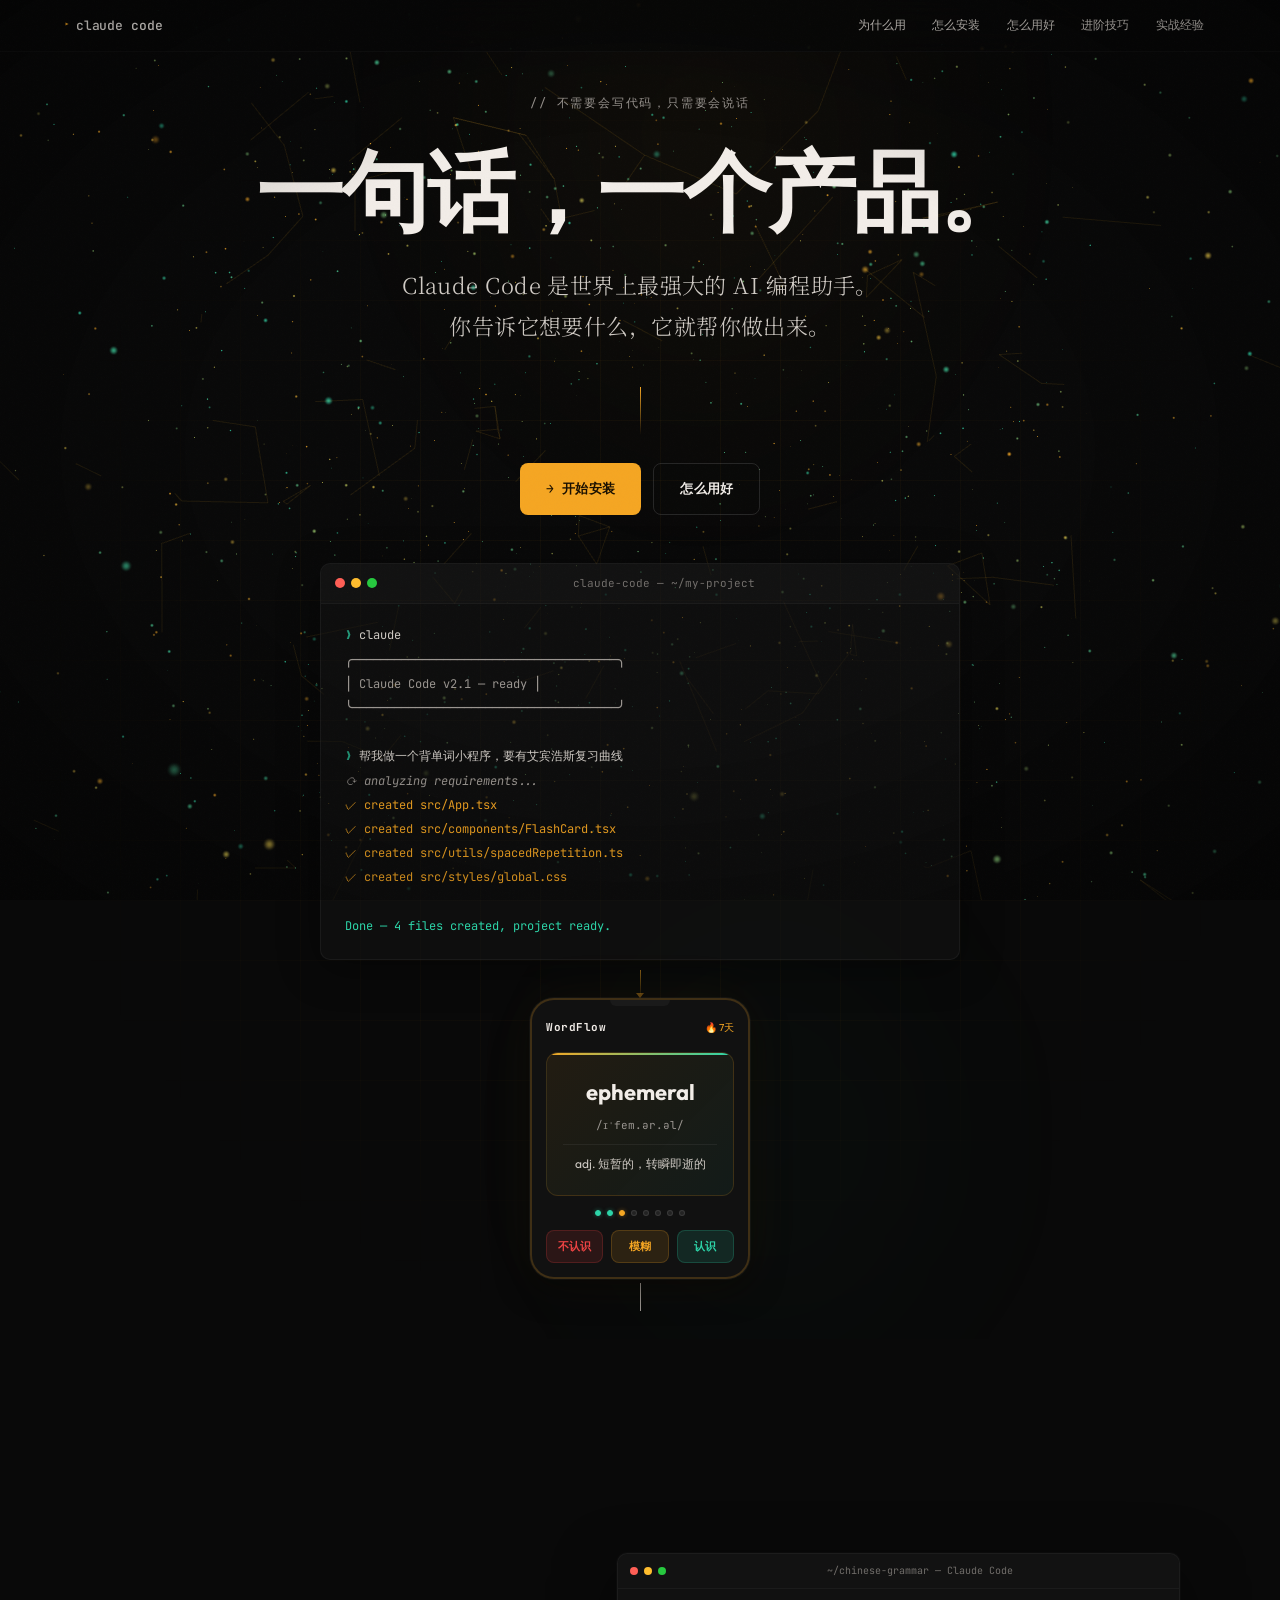
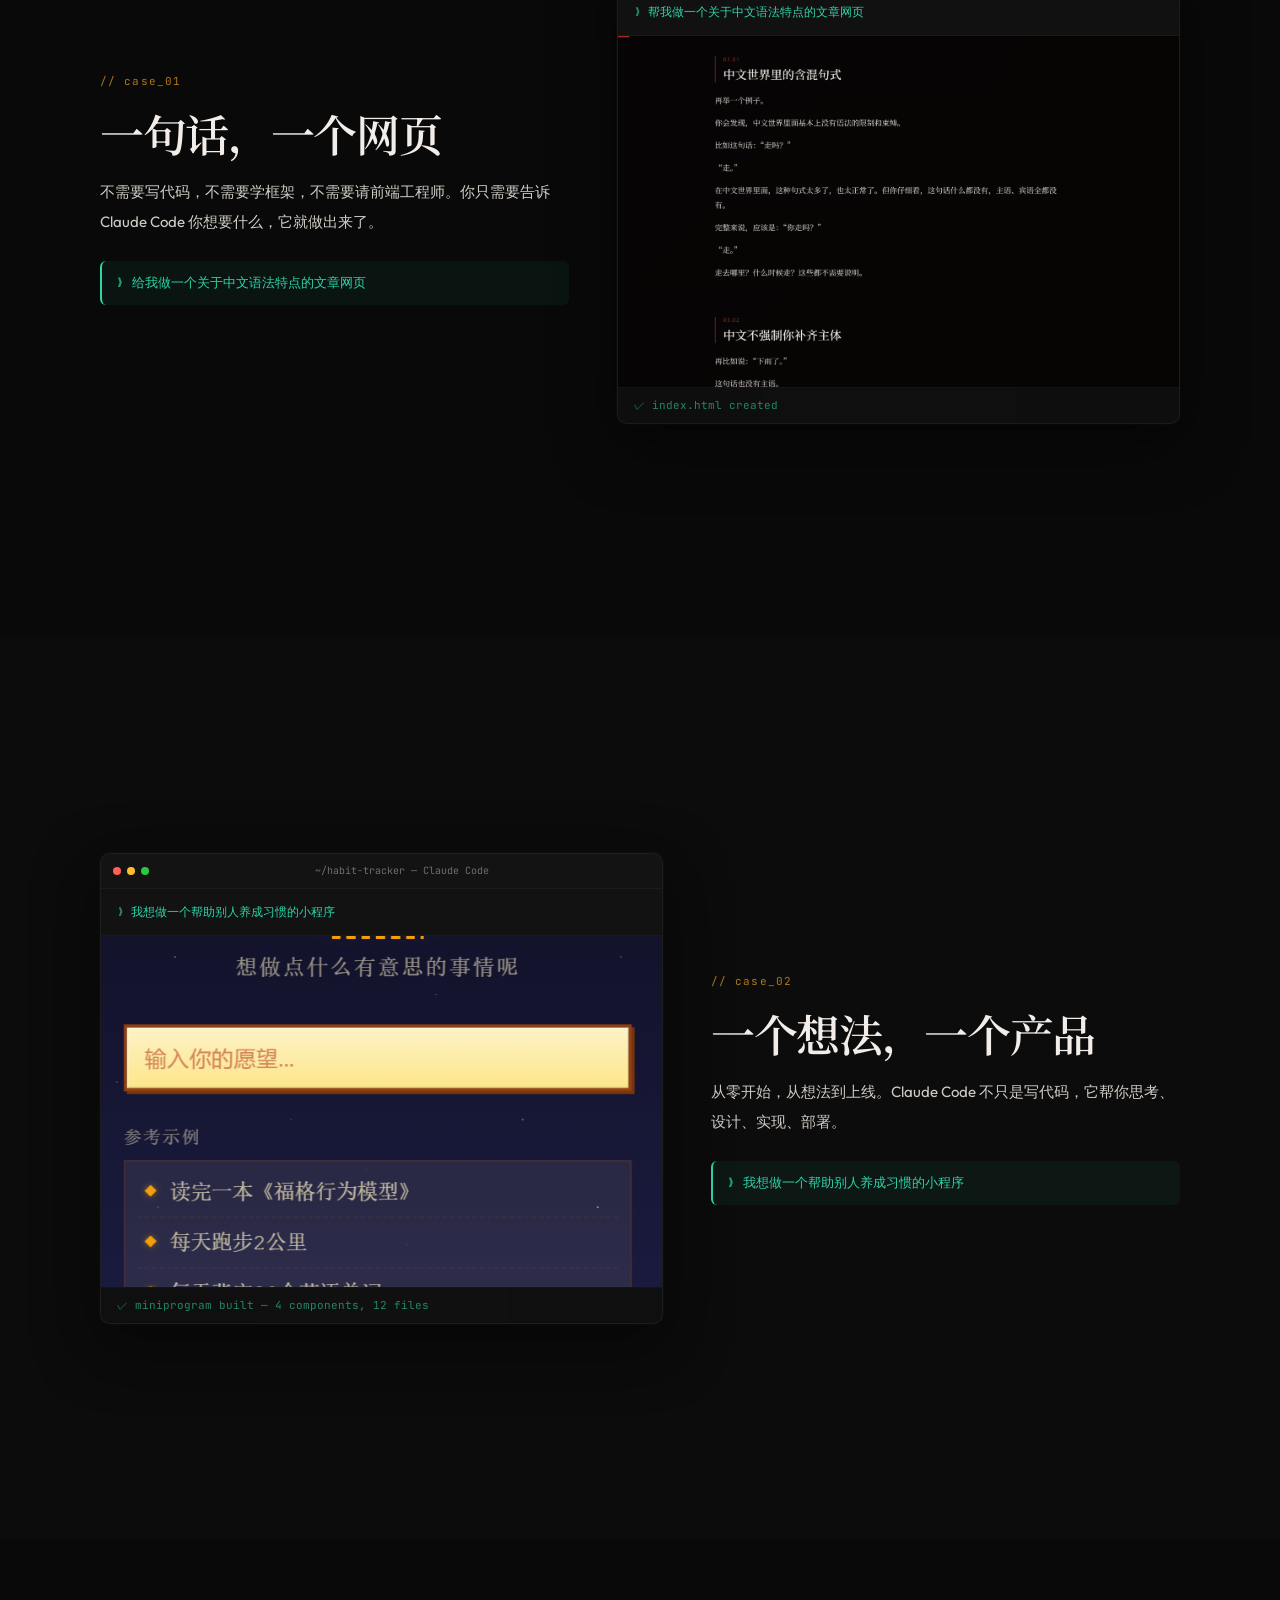
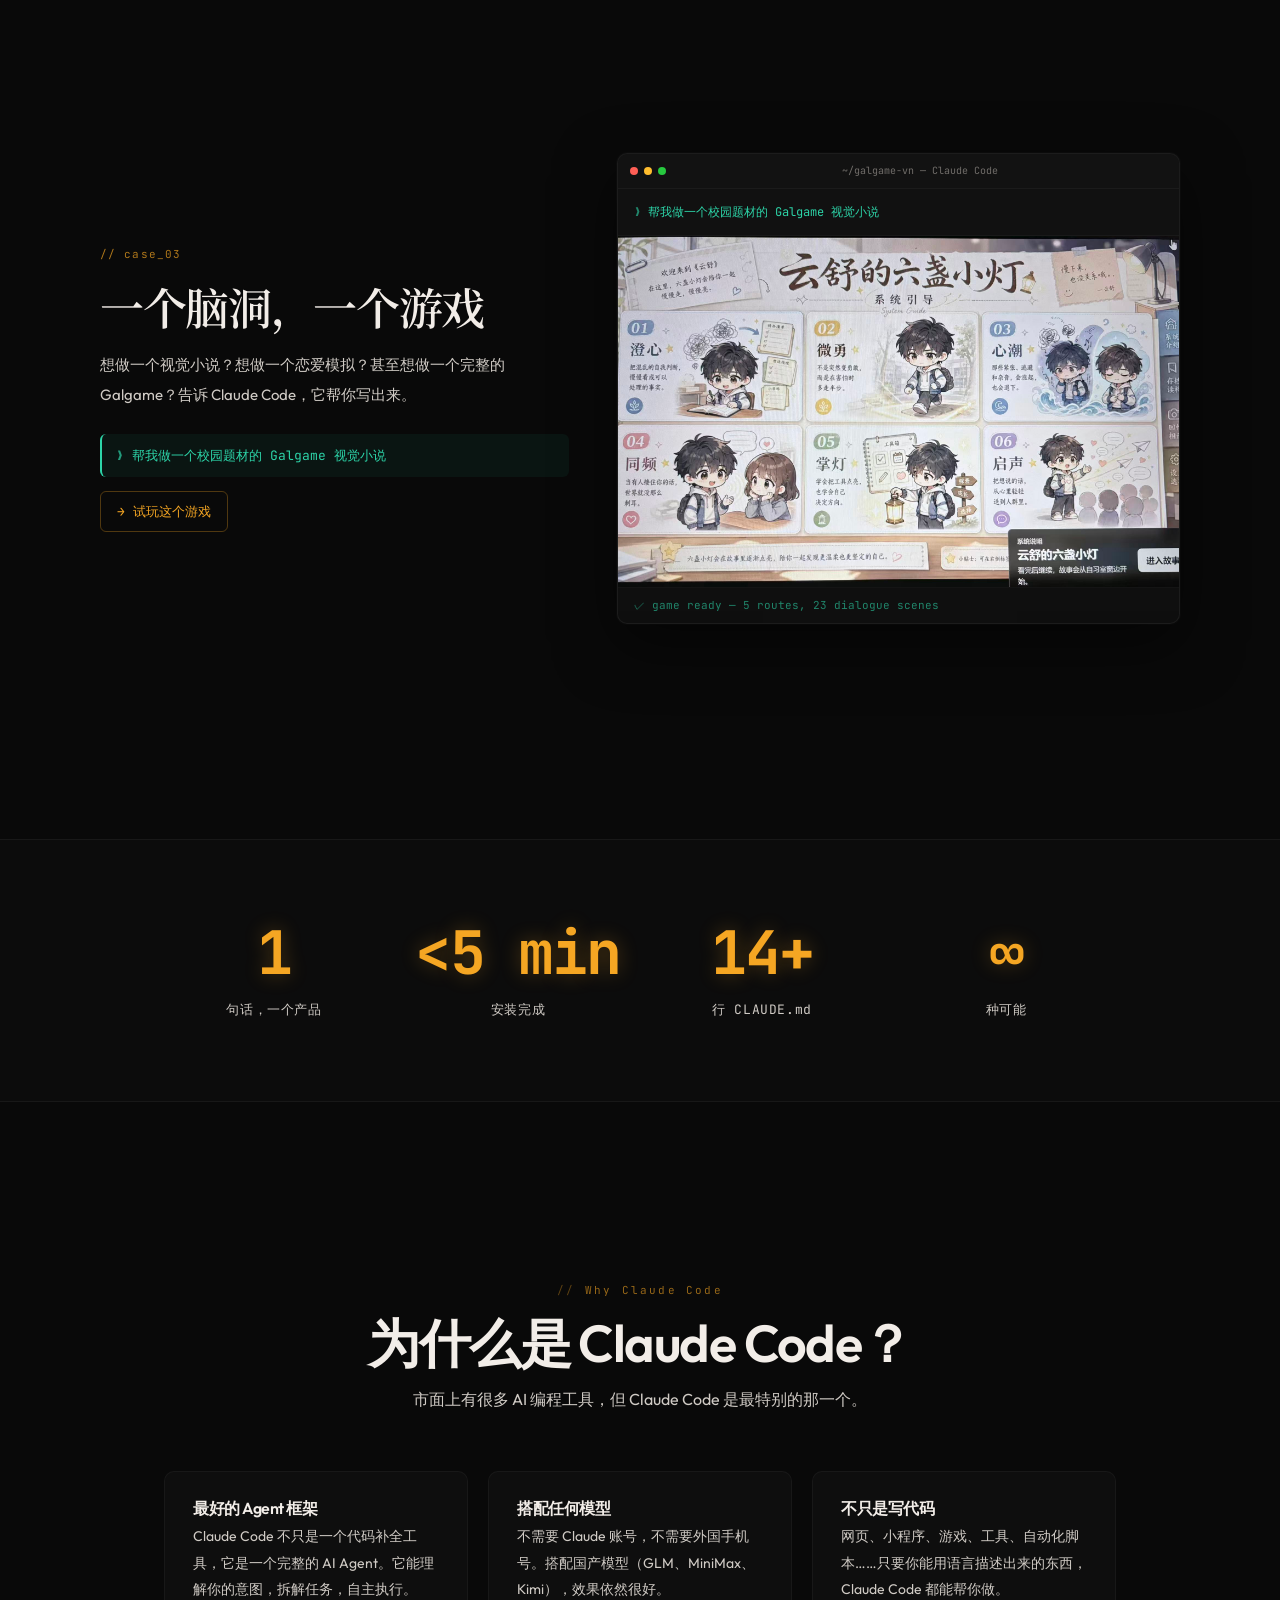
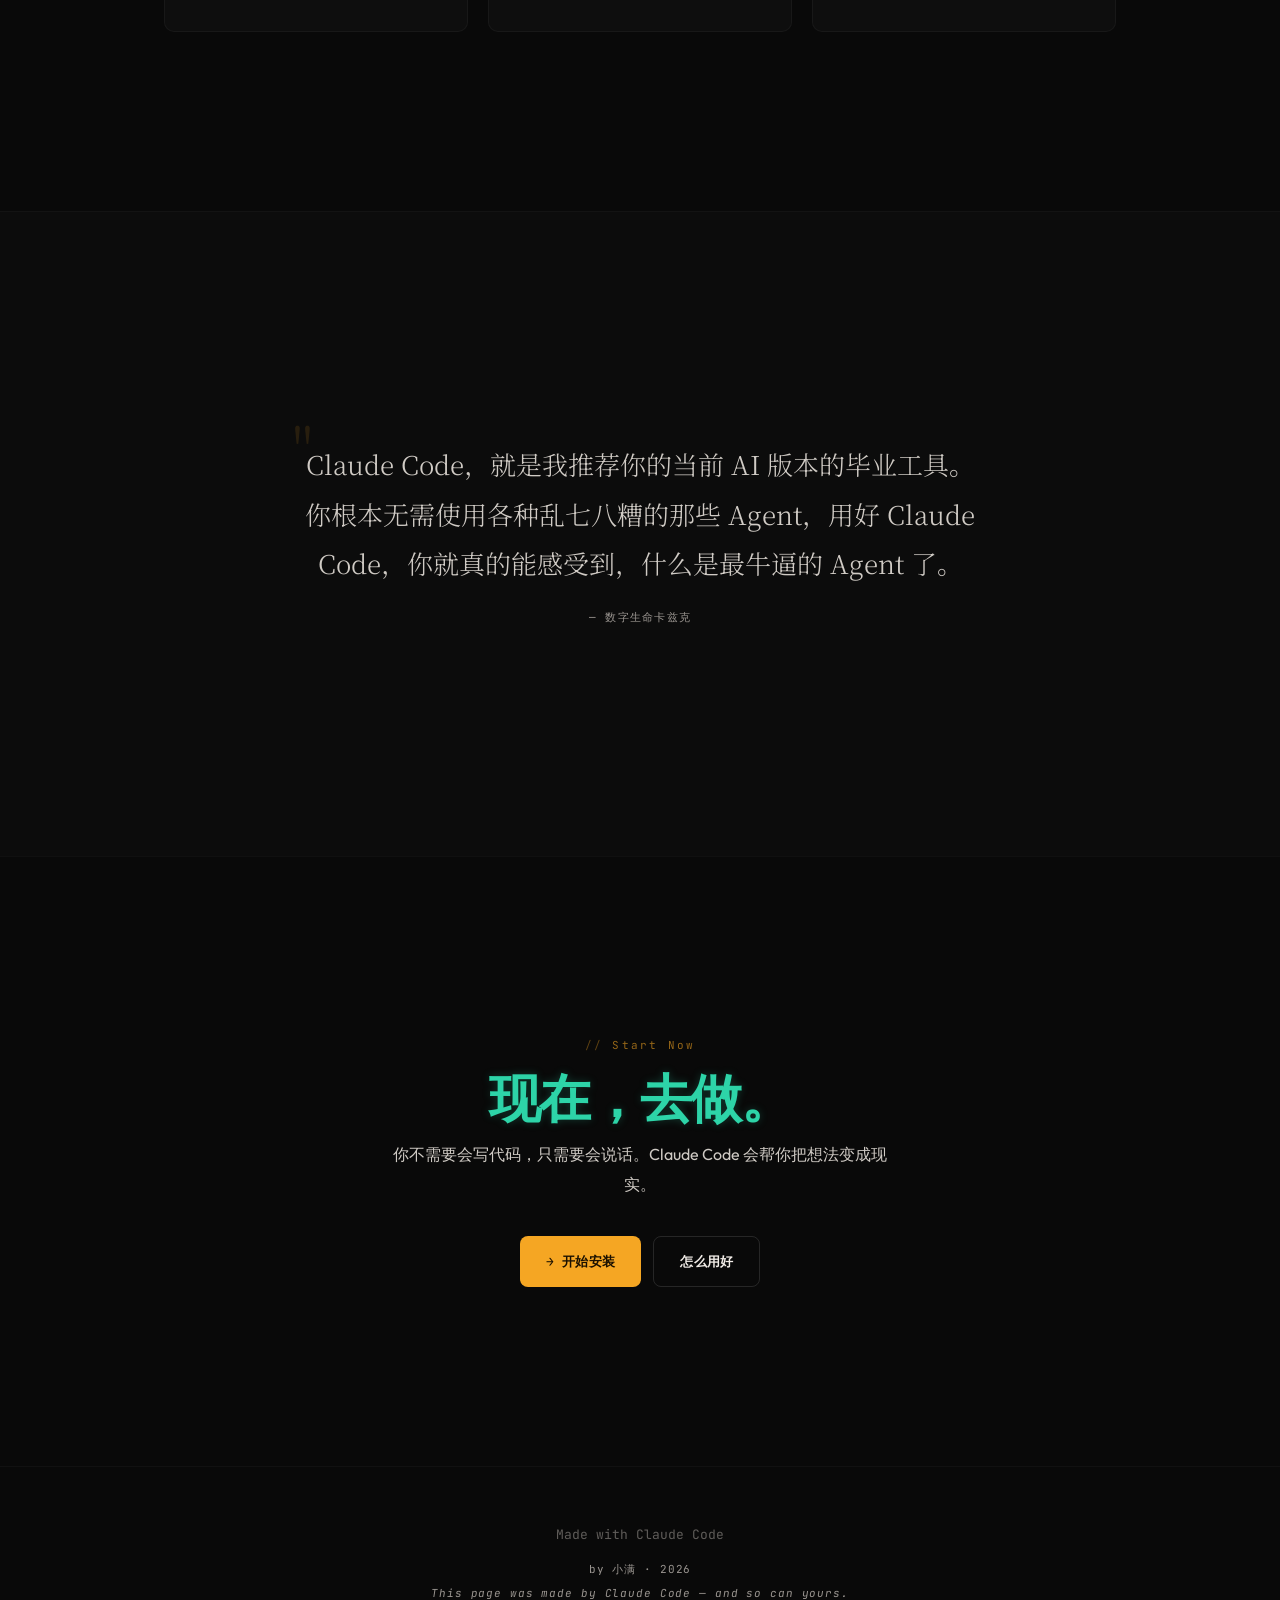
<file: index.html>
<!DOCTYPE html>
<html lang="zh-CN">
<head>
<meta charset="UTF-8">
<meta name="viewport" content="width=device-width, initial-scale=1.0">
<title>为什么要用 Claude Code</title>
<meta name="description" content="Claude Code 能做什么？用一句话做出网页、小程序、游戏。不需要会写代码，只需要会说话。">
<meta property="og:title" content="为什么要用 Claude Code">
<meta property="og:description" content="用一句话做出网页、小程序、游戏。不需要会写代码，只需要会说话。">
<meta property="og:type" content="website">
<link rel="icon" href="data:image/svg+xml,<svg xmlns='http://www.w3.org/2000/svg' viewBox='0 0 100 100'><text y='.9em' font-size='90'>▸</text></svg>">
<link rel="preconnect" href="https://fonts.googleapis.com">
<link rel="preconnect" href="https://fonts.gstatic.com" crossorigin>
<link href="https://fonts.googleapis.com/css2?family=JetBrains+Mono:wght@300;400;500;600;700&family=Noto+Serif+SC:wght@200;300;400;500;600;700&family=Outfit:wght@300;400;500;600;700&display=swap" rel="stylesheet">
<link rel="stylesheet" href="style.css">
</head>
<body>

<div class="progress" id="progress"></div>

<nav class="nav">
  <a href="index.html" class="nav-logo">claude code</a>
  <div class="nav-links">
    <a href="index.html" class="active">为什么用</a>
    <a href="install.html">怎么安装</a>
    <a href="usage.html">怎么用好</a>
    <a href="skills.html">进阶技巧</a>
    <a href="experience.html">实战经验</a>
  </div>
</nav>

<!-- ============ HERO ============ -->
<section class="hero">
  <div class="hero-bg"></div>
  <div class="hero-content">
    <p class="hero-eyebrow">// 不需要会写代码，只需要会说话</p>
    <h1><span class="decode" data-decode-hero data-decode-delay="1200" data-text="一句话，一个产品。">一句话，一个产品。</span></h1>
    <p class="hero-sub">
      Claude Code 是世界上最强大的 AI 编程助手。<br>
      你告诉它想要什么，它就帮你做出来。
    </p>
    <div class="hero-rule"></div>
    <div class="btn-group" style="opacity:0;animation:fadeUp 0.6s 1.2s var(--ease-out) forwards;">
      <a href="install.html" class="btn btn-primary">→ 开始安装</a>
      <a href="usage.html" class="btn btn-secondary">怎么用好</a>
    </div>

    <!-- Terminal Simulation -->
    <div class="hero-terminal">
      <div class="terminal">
        <div class="terminal-bar">
          <div class="terminal-dot r"></div>
          <div class="terminal-dot y"></div>
          <div class="terminal-dot g"></div>
          <span class="terminal-bar-title">claude-code — ~/my-project</span>
        </div>
        <div class="terminal-body" id="term-hero">
          <!-- Lines injected by JS -->
        </div>
      </div>

      <!-- Product Preview — appears after terminal finishes -->
      <div class="term-result" id="term-result">
        <div class="term-result-arrow"></div>
        <div class="term-result-phone">
          <div class="phone-notch"></div>
          <div class="phone-screen">
            <div class="app-bar">
              <span class="app-bar-title">WordFlow</span>
              <span class="app-bar-streak">🔥 7天</span>
            </div>
            <div class="flashcard-scene">
              <div class="flashcard">
                <div class="flashcard-front">
                  <div class="flashcard-word">ephemeral</div>
                  <div class="flashcard-phonetic">/ɪˈfem.ər.əl/</div>
                  <div class="flashcard-hint">adj. 短暂的，转瞬即逝的</div>
                </div>
              </div>
            </div>
            <div class="review-bar">
              <div class="review-dot done"></div>
              <div class="review-dot done"></div>
              <div class="review-dot active"></div>
              <div class="review-dot"></div>
              <div class="review-dot"></div>
              <div class="review-dot"></div>
              <div class="review-dot"></div>
              <div class="review-dot"></div>
            </div>
            <div class="app-actions">
              <button class="app-btn btn-hard">不认识</button>
              <button class="app-btn btn-ok">模糊</button>
              <button class="app-btn btn-easy">认识</button>
            </div>
          </div>
        </div>
      </div>
    </div>
  </div>
  <div class="scroll-hint">SCROLL</div>
</section>

<!-- ============ SHOWCASE ============ -->
<section class="showcase">

  <div class="showcase-item">
    <div class="showcase-inner reveal">
      <div class="showcase-text">
        <div class="showcase-tag">// case_01</div>
        <h2 class="showcase-title">一句话，一个网页</h2>
        <p class="showcase-desc">不需要写代码，不需要学框架，不需要请前端工程师。你只需要告诉 Claude Code 你想要什么，它就做出来了。</p>
        <div class="showcase-prompt">给我做一个关于中文语法特点的文章网页</div>
      </div>
      <div class="showcase-terminal-wrap">
        <div class="showcase-terminal">
          <div class="terminal-bar">
            <div class="terminal-dot r"></div>
            <div class="terminal-dot y"></div>
            <div class="terminal-dot g"></div>
            <span class="terminal-bar-title">~/chinese-grammar — Claude Code</span>
          </div>
          <div class="terminal-body">
            <div class="showcase-cmd">帮我做一个关于中文语法特点的文章网页</div>
            <div class="showcase-img">
              <img src="images/showcase/webpage.png" alt="Claude Code 制作的网页作品">
            </div>
          </div>
          <div class="terminal-status">✓ index.html created</div>
        </div>
      </div>
    </div>
  </div>

  <div class="showcase-item">
    <div class="showcase-inner reveal">
      <div class="showcase-text">
        <div class="showcase-tag">// case_02</div>
        <h2 class="showcase-title">一个想法，一个产品</h2>
        <p class="showcase-desc">从零开始，从想法到上线。Claude Code 不只是写代码，它帮你思考、设计、实现、部署。</p>
        <div class="showcase-prompt">我想做一个帮助别人养成习惯的小程序</div>
      </div>
      <div class="showcase-terminal-wrap">
        <div class="showcase-terminal">
          <div class="terminal-bar">
            <div class="terminal-dot r"></div>
            <div class="terminal-dot y"></div>
            <div class="terminal-dot g"></div>
            <span class="terminal-bar-title">~/habit-tracker — Claude Code</span>
          </div>
          <div class="terminal-body">
            <div class="showcase-cmd">我想做一个帮助别人养成习惯的小程序</div>
            <div class="showcase-img">
              <img src="images/showcase/miniprogram.png" alt="Claude Code 制作的小程序作品">
            </div>
          </div>
          <div class="terminal-status">✓ miniprogram built — 4 components, 12 files</div>
        </div>
      </div>
    </div>
  </div>

  <div class="showcase-item">
    <div class="showcase-inner reveal">
      <div class="showcase-text">
        <div class="showcase-tag">// case_03</div>
        <h2 class="showcase-title">一个脑洞，一个游戏</h2>
        <p class="showcase-desc">想做一个视觉小说？想做一个恋爱模拟？甚至想做一个完整的 Galgame？告诉 Claude Code，它帮你写出来。</p>
        <div class="showcase-prompt">帮我做一个校园题材的 Galgame 视觉小说</div>
        <a href="https://qianshaozhan-lamplighter-game-lite.netlify.app/" target="_blank" class="showcase-link">→ 试玩这个游戏</a>
      </div>
      <div class="showcase-terminal-wrap">
        <div class="showcase-terminal">
          <div class="terminal-bar">
            <div class="terminal-dot r"></div>
            <div class="terminal-dot y"></div>
            <div class="terminal-dot g"></div>
            <span class="terminal-bar-title">~/galgame-vn — Claude Code</span>
          </div>
          <div class="terminal-body">
            <div class="showcase-cmd">帮我做一个校园题材的 Galgame 视觉小说</div>
            <div class="showcase-img">
              <img src="images/showcase/game.jpg" alt="Claude Code 制作的游戏作品">
            </div>
          </div>
          <div class="terminal-status">✓ game ready — 5 routes, 23 dialogue scenes</div>
        </div>
      </div>
    </div>
  </div>

</section>

<!-- ============ STATS ============ -->
<section class="stats">
  <div class="container">
    <div class="stats-grid reveal">
      <div class="stat-item">
        <div class="stat-num" data-count="1">0</div>
        <div class="stat-label">句话，一个产品</div>
      </div>
      <div class="stat-item">
        <div class="stat-num" data-count="5" data-prefix="<" data-suffix=" min">0</div>
        <div class="stat-label">安装完成</div>
      </div>
      <div class="stat-item">
        <div class="stat-num" data-count="30" data-suffix="+">0</div>
        <div class="stat-label">行 CLAUDE.md</div>
      </div>
      <div class="stat-item">
        <div class="stat-num" data-static="∞">∞</div>
        <div class="stat-label">种可能</div>
      </div>
    </div>
  </div>
</section>

<!-- ============ WHY ============ -->
<section class="section">
  <div class="container">
    <div class="section-hd reveal">
      <div class="section-tag">Why Claude Code</div>
      <h2 class="section-title">为什么是 Claude Code？</h2>
      <p class="section-desc">市面上有很多 AI 编程工具，但 Claude Code 是最特别的那一个。</p>
    </div>
    <div class="grid-3 reveal">
      <div class="card">
        <h3>最好的 Agent 框架</h3>
        <p>Claude Code 不只是一个代码补全工具，它是一个完整的 AI Agent。它能理解你的意图，拆解任务，自主执行。</p>
      </div>
      <div class="card">
        <h3>搭配任何模型</h3>
        <p>不需要 Claude 账号，不需要外国手机号。搭配国产模型（GLM、MiniMax、Kimi），效果依然很好。</p>
      </div>
      <div class="card">
        <h3>不只是写代码</h3>
        <p>网页、小程序、游戏、工具、自动化脚本……只要你能用语言描述出来的东西，Claude Code 都能帮你做。</p>
      </div>
    </div>
  </div>
</section>

<!-- ============ QUOTE ============ -->
<section class="section" style="background:var(--bg-alt);">
  <div class="container">
    <div class="reveal">
      <div class="quote-block">
        <blockquote>Claude Code，就是我推荐你的当前 AI 版本的毕业工具。你根本无需使用各种乱七八糟的那些 Agent，用好 Claude Code，你就真的能感受到，什么是最牛逼的 Agent 了。</blockquote>
        <p class="quote-author">— 数字生命卡兹克</p>
      </div>
    </div>
  </div>
</section>

<!-- ============ CTA ============ -->
<section class="section">
  <div class="container">
    <div class="reveal" style="text-align:center;">
      <div class="section-tag">Start Now</div>
      <h2 class="section-title"><span class="decode" data-text="现在，去做。">现在，去做。</span></h2>
      <p class="section-desc" style="margin-bottom:36px;">你不需要会写代码，只需要会说话。Claude Code 会帮你把想法变成现实。</p>
      <div class="btn-group">
        <a href="install.html" class="btn btn-primary">→ 开始安装</a>
        <a href="usage.html" class="btn btn-secondary">怎么用好</a>
      </div>
    </div>
  </div>
</section>

<footer>
  <div class="footer-mark">Made with Claude Code</div>
  <p class="footer-line">by 小满 · 2026</p>
  <p class="footer-line en">This page was made by Claude Code — and so can yours.</p>
</footer>

<script defer src="three.min.js"></script>
<script defer src="particles.js"></script>
<script src="shared.js"></script>
<script>
// Hero terminal simulation
(function(){
  const box = document.getElementById('term-hero');
  if (!box) return;

  const lines = [
    { type: 'prompt', text: 'claude' },
    { type: 'think', text: '' },
    { type: 'dim', text: '  ╭──────────────────────────────────────╮' },
    { type: 'dim', text: '  │  Claude Code v2.1 — ready            │' },
    { type: 'dim', text: '  ╰──────────────────────────────────────╯' },
    { type: 'blank' },
    { type: 'prompt', text: '帮我做一个背单词小程序，要有艾宾浩斯复习曲线' },
    { type: 'think', text: '' },
    { type: 'think', text: '  ⟳  analyzing requirements...' },
    { type: 'file', text: '  ✓  created src/App.tsx' },
    { type: 'file', text: '  ✓  created src/components/FlashCard.tsx' },
    { type: 'file', text: '  ✓  created src/utils/spacedRepetition.ts' },
    { type: 'file', text: '  ✓  created src/styles/global.css' },
    { type: 'blank' },
    { type: 'success', text: '  Done — 4 files created, project ready.' },
  ];

  let i = 0;
  function addLine() {
    if (i >= lines.length) return;
    const l = lines[i];
    const el = document.createElement('div');
    el.className = 't-line';

    if (l.type === 'blank') {
      el.innerHTML = '&nbsp;';
    } else if (l.type === 'prompt') {
      el.innerHTML = '<span class="t-prompt"></span>' + l.text;
    } else if (l.type === 'think') {
      el.innerHTML = '<span class="t-think">' + l.text + '</span>';
    } else if (l.type === 'file') {
      el.innerHTML = '<span class="t-file">' + l.text + '</span>';
    } else if (l.type === 'success') {
      el.innerHTML = '<span class="t-success">' + l.text + '</span>';
    } else {
      el.innerHTML = '<span class="t-dim">' + l.text + '</span>';
    }

    box.appendChild(el);
    requestAnimationFrame(() => {
      requestAnimationFrame(() => el.classList.add('show'));
    });

    i++;
    const delay = l.type === 'prompt' ? 1200
                : l.type === 'think' ? 800
                : l.type === 'blank' ? 100
                : l.type === 'success' ? 600
                : 180;
    setTimeout(addLine, delay);
  }

  setTimeout(addLine, 1800);

  // Reveal product preview after "Done" line appears (~8060ms from page load)
  const result = document.getElementById('term-result');
  if (result) setTimeout(() => result.classList.add('show'), 8200);
})();
</script>
</body>
</html>
</file>
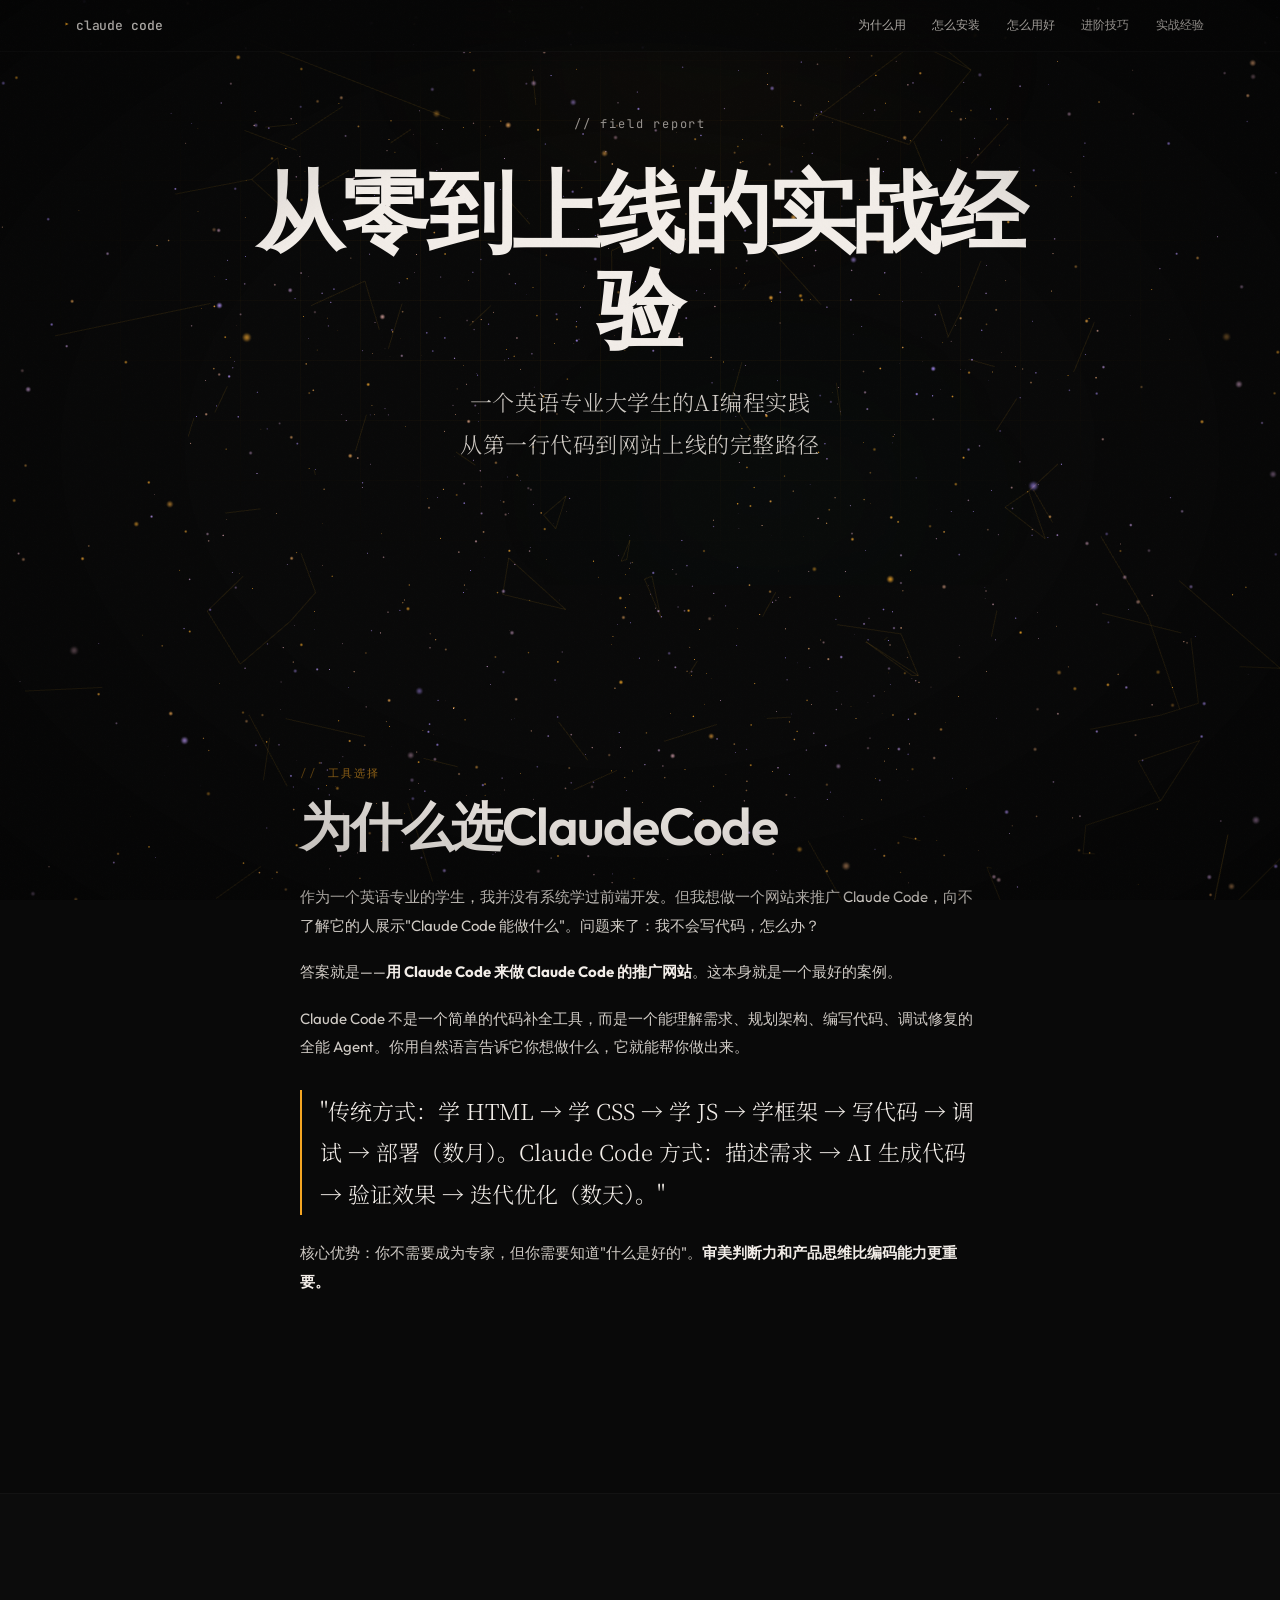
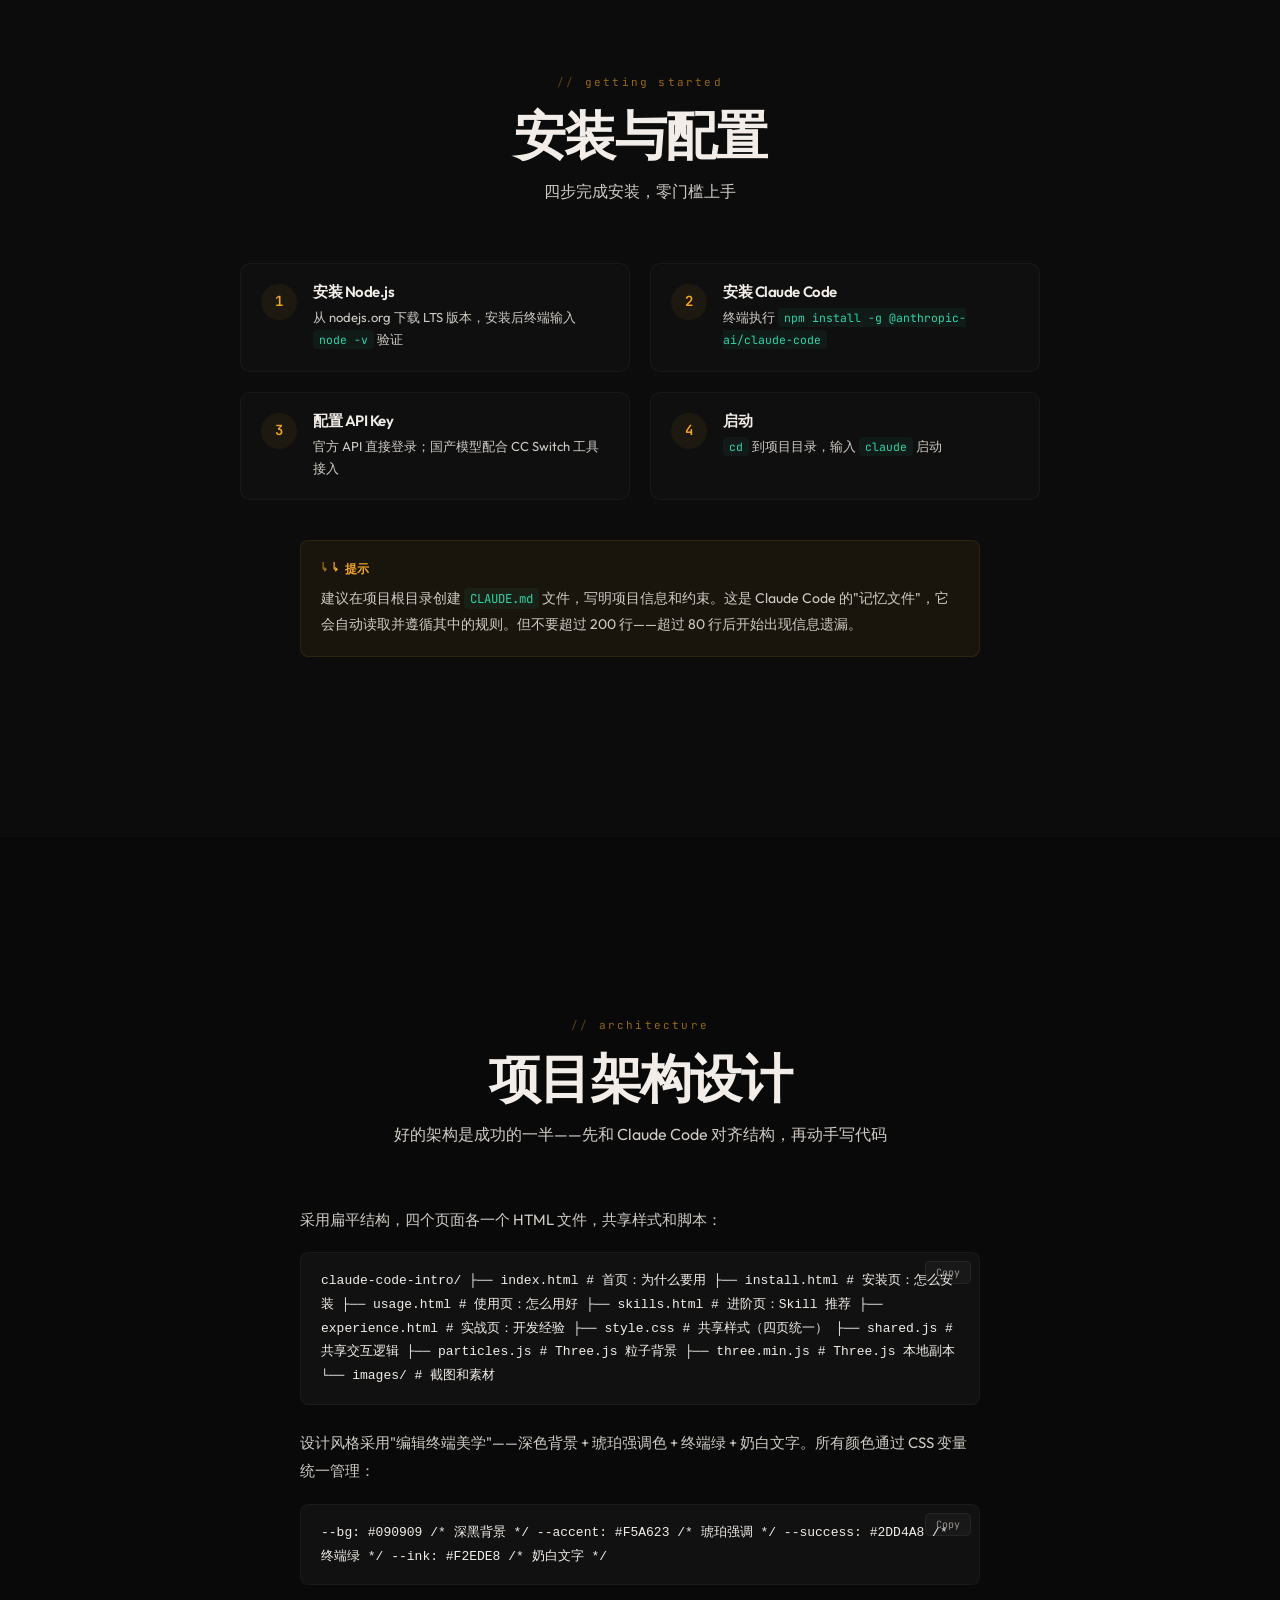
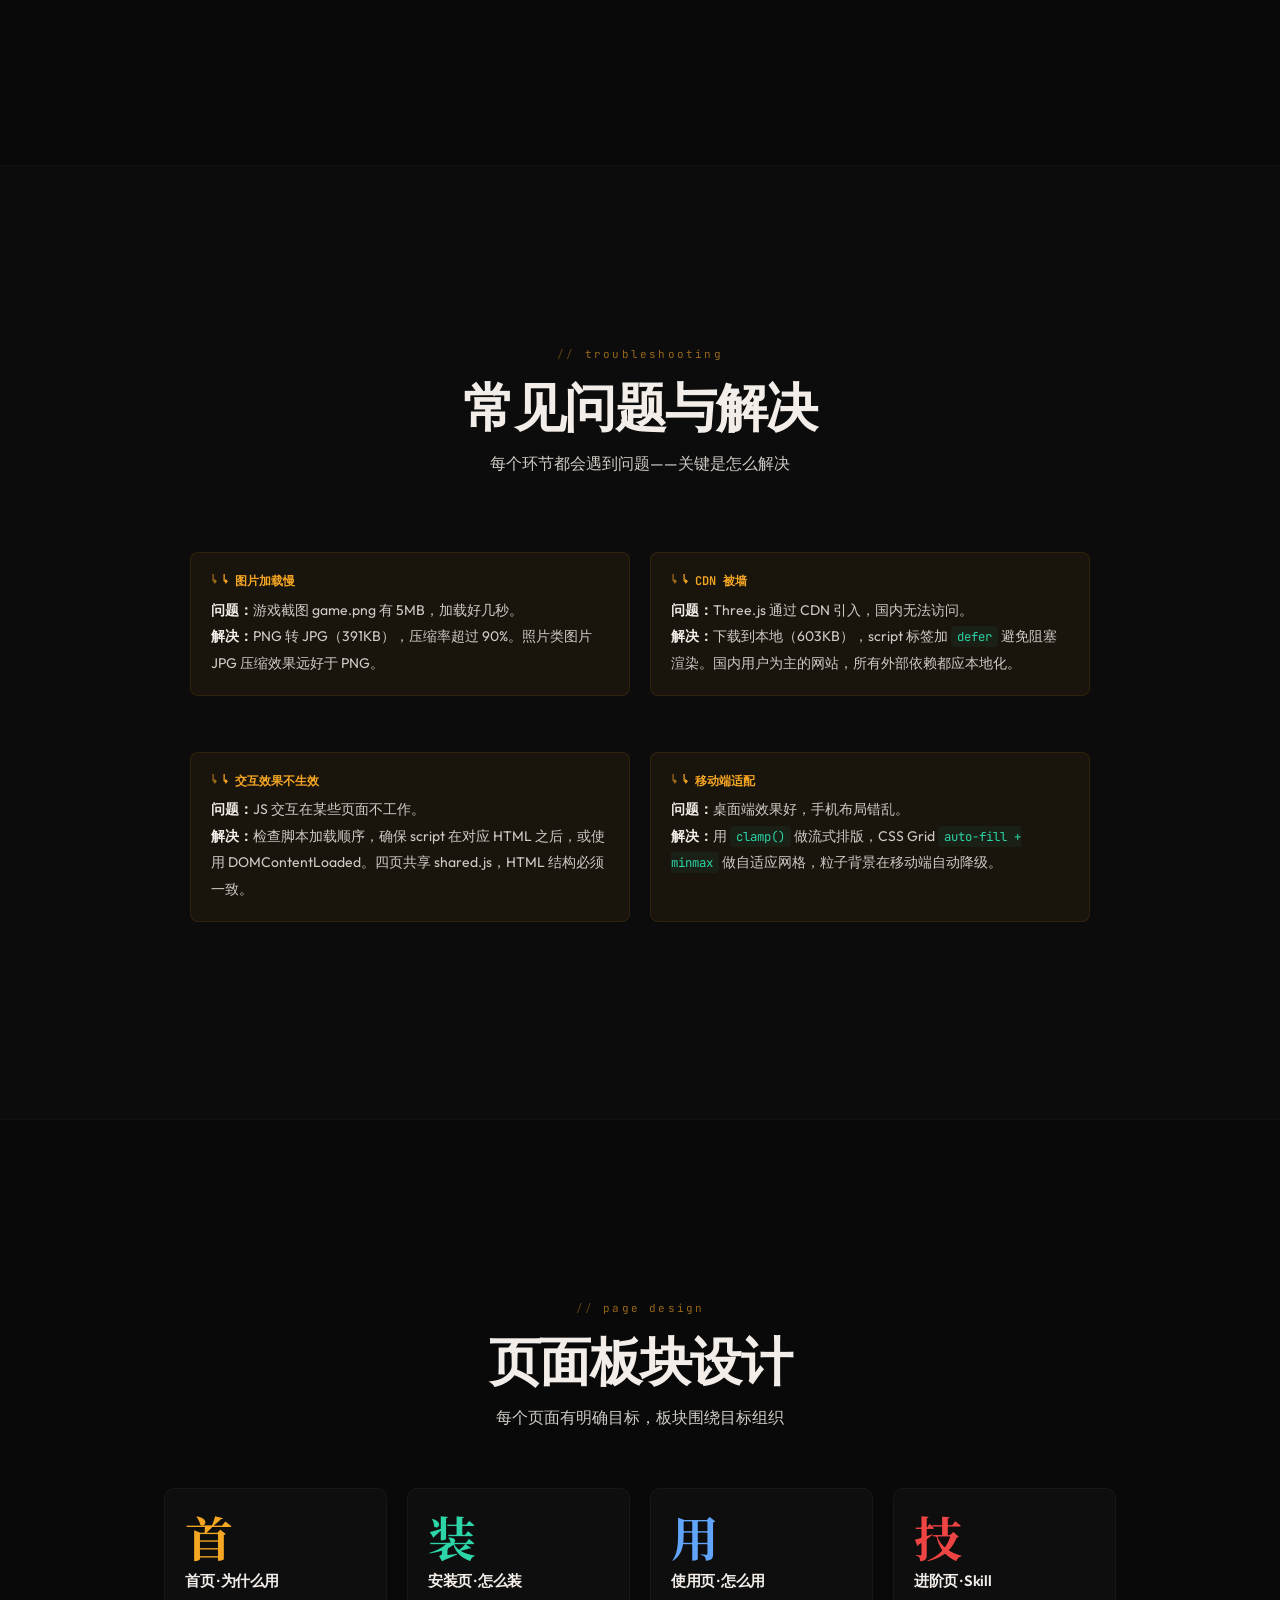
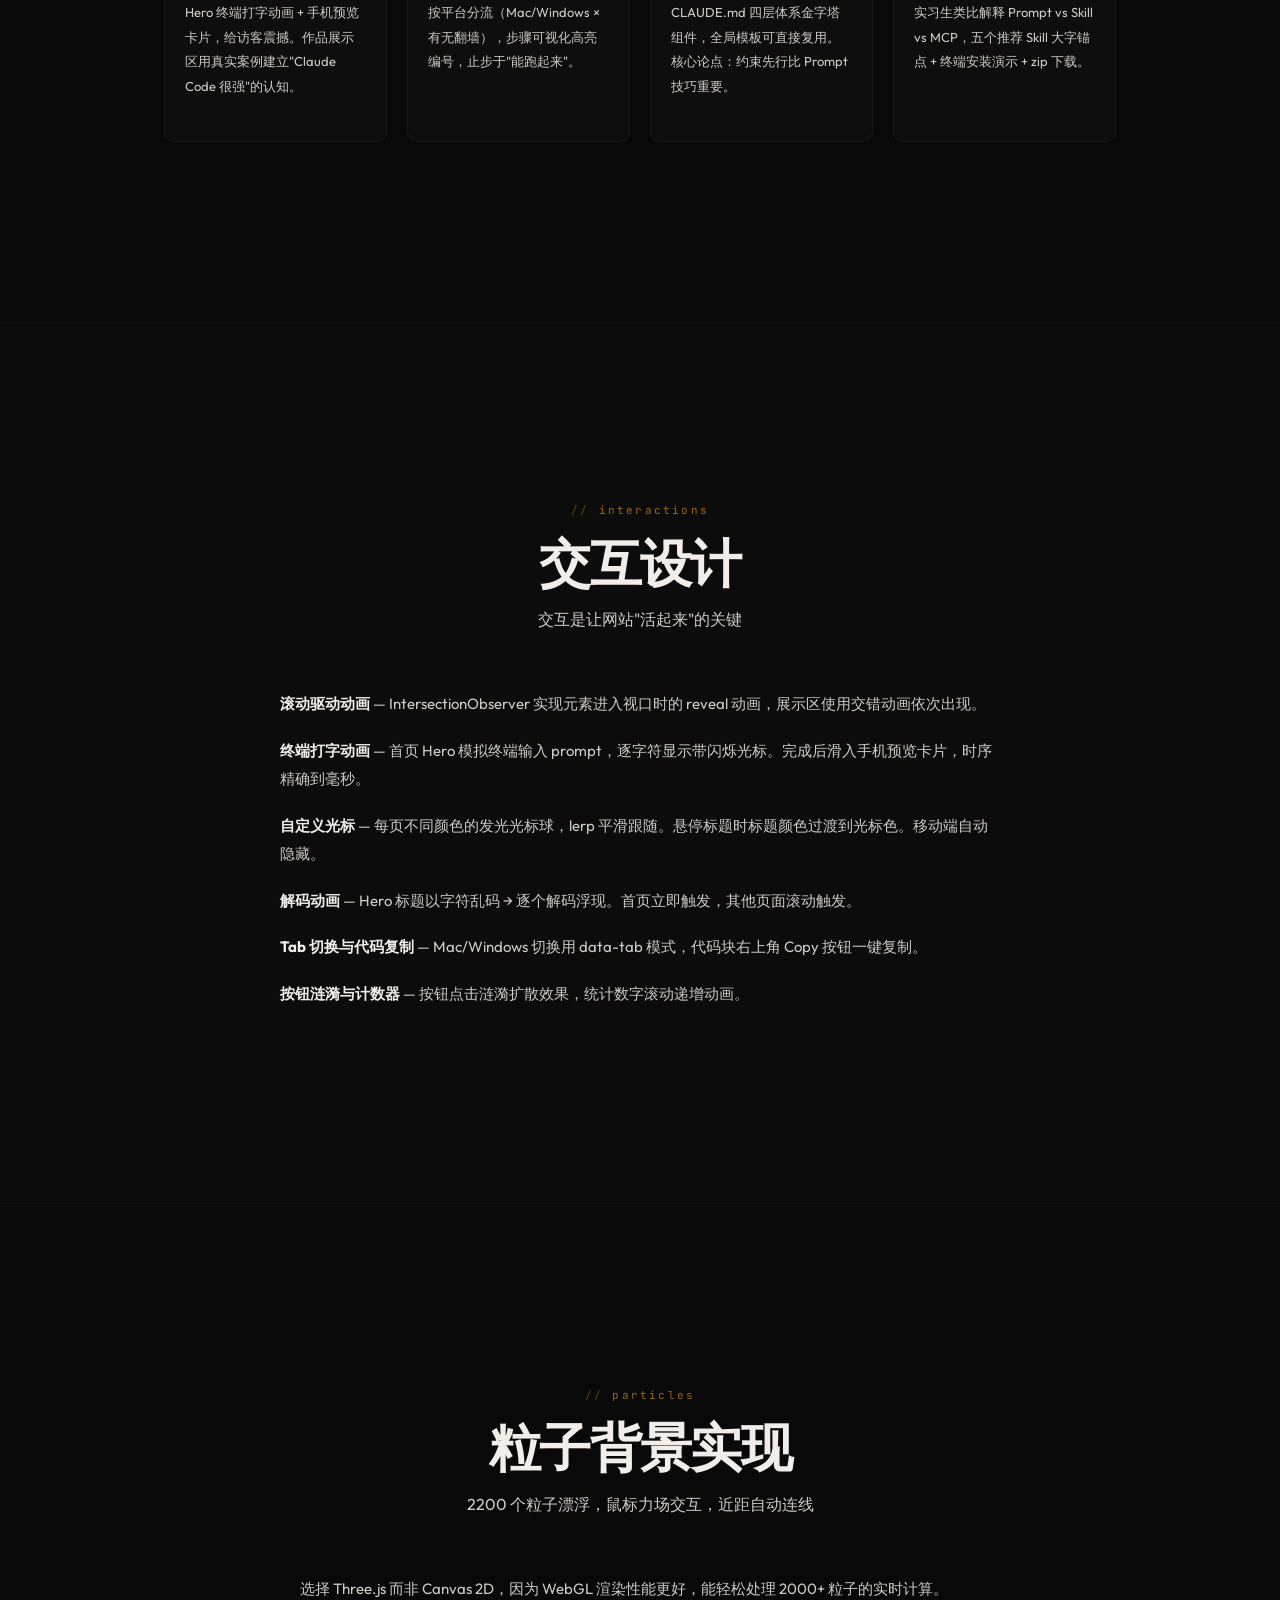
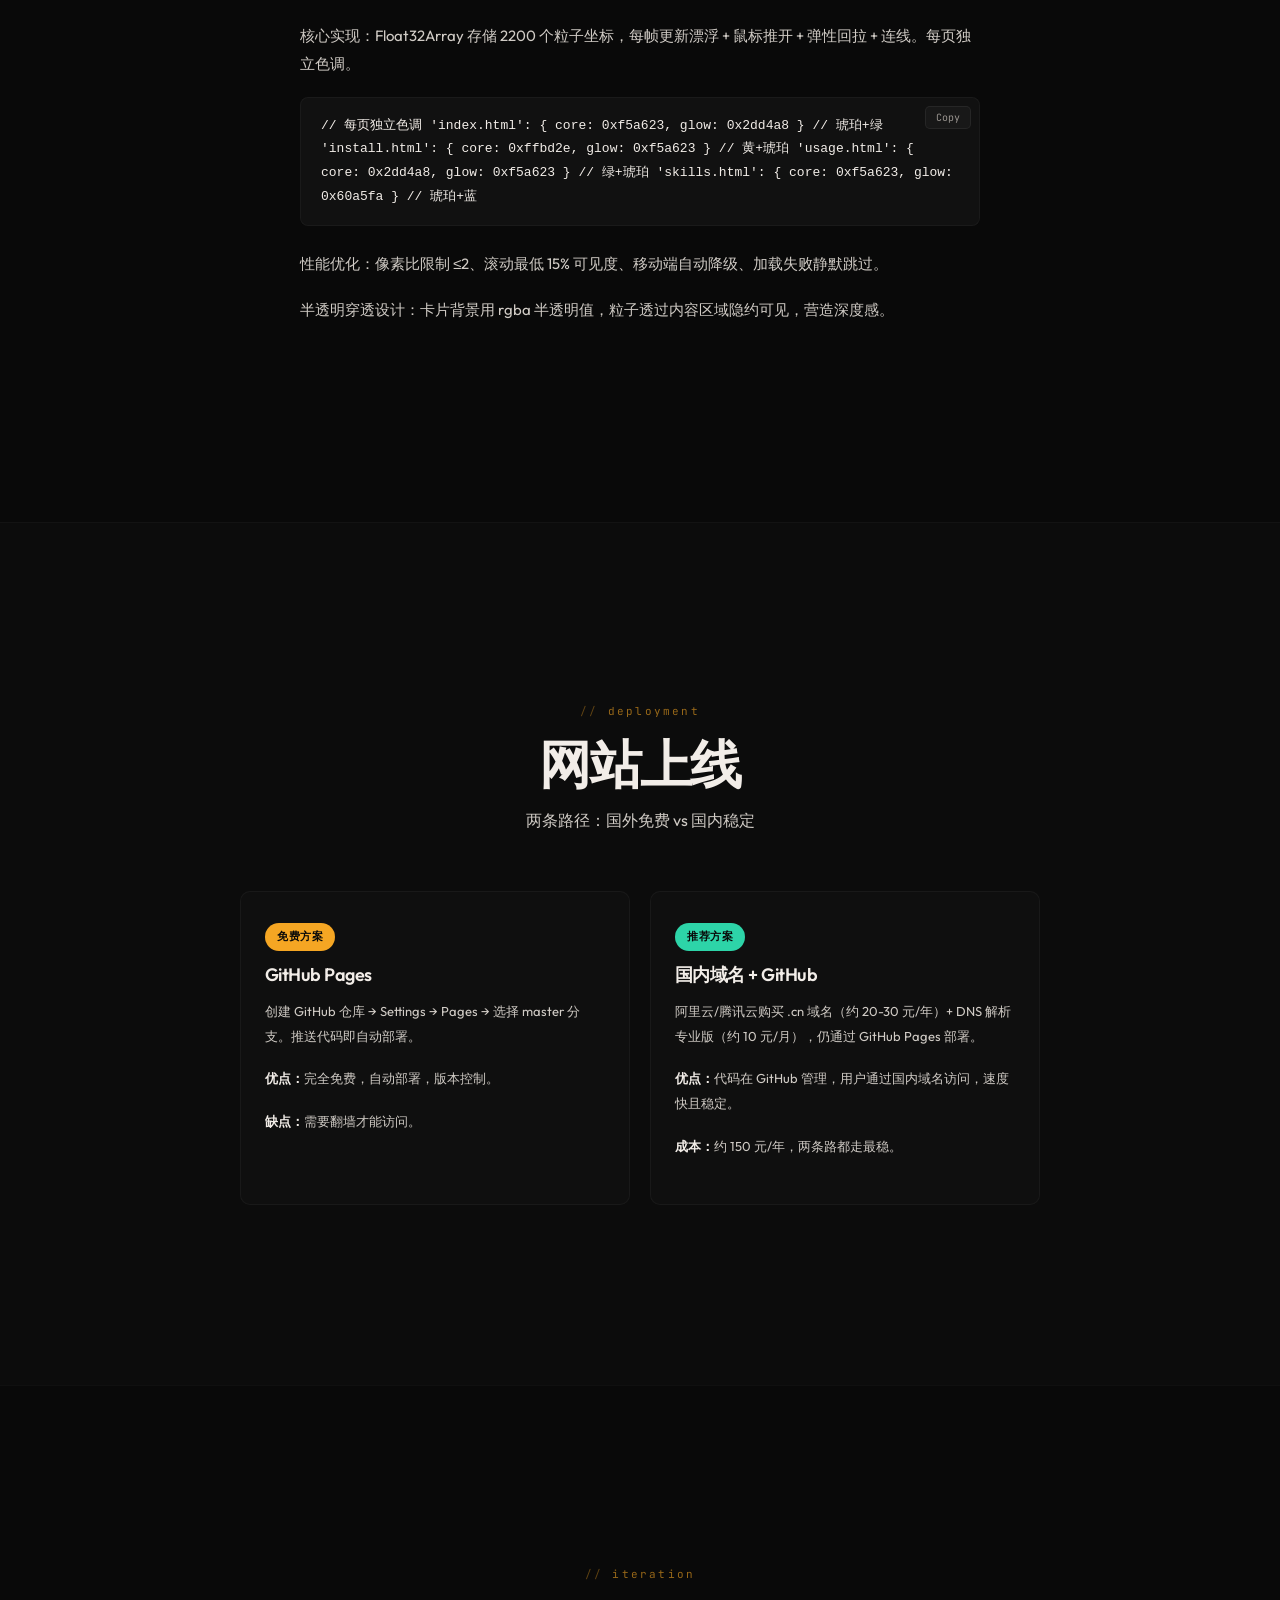
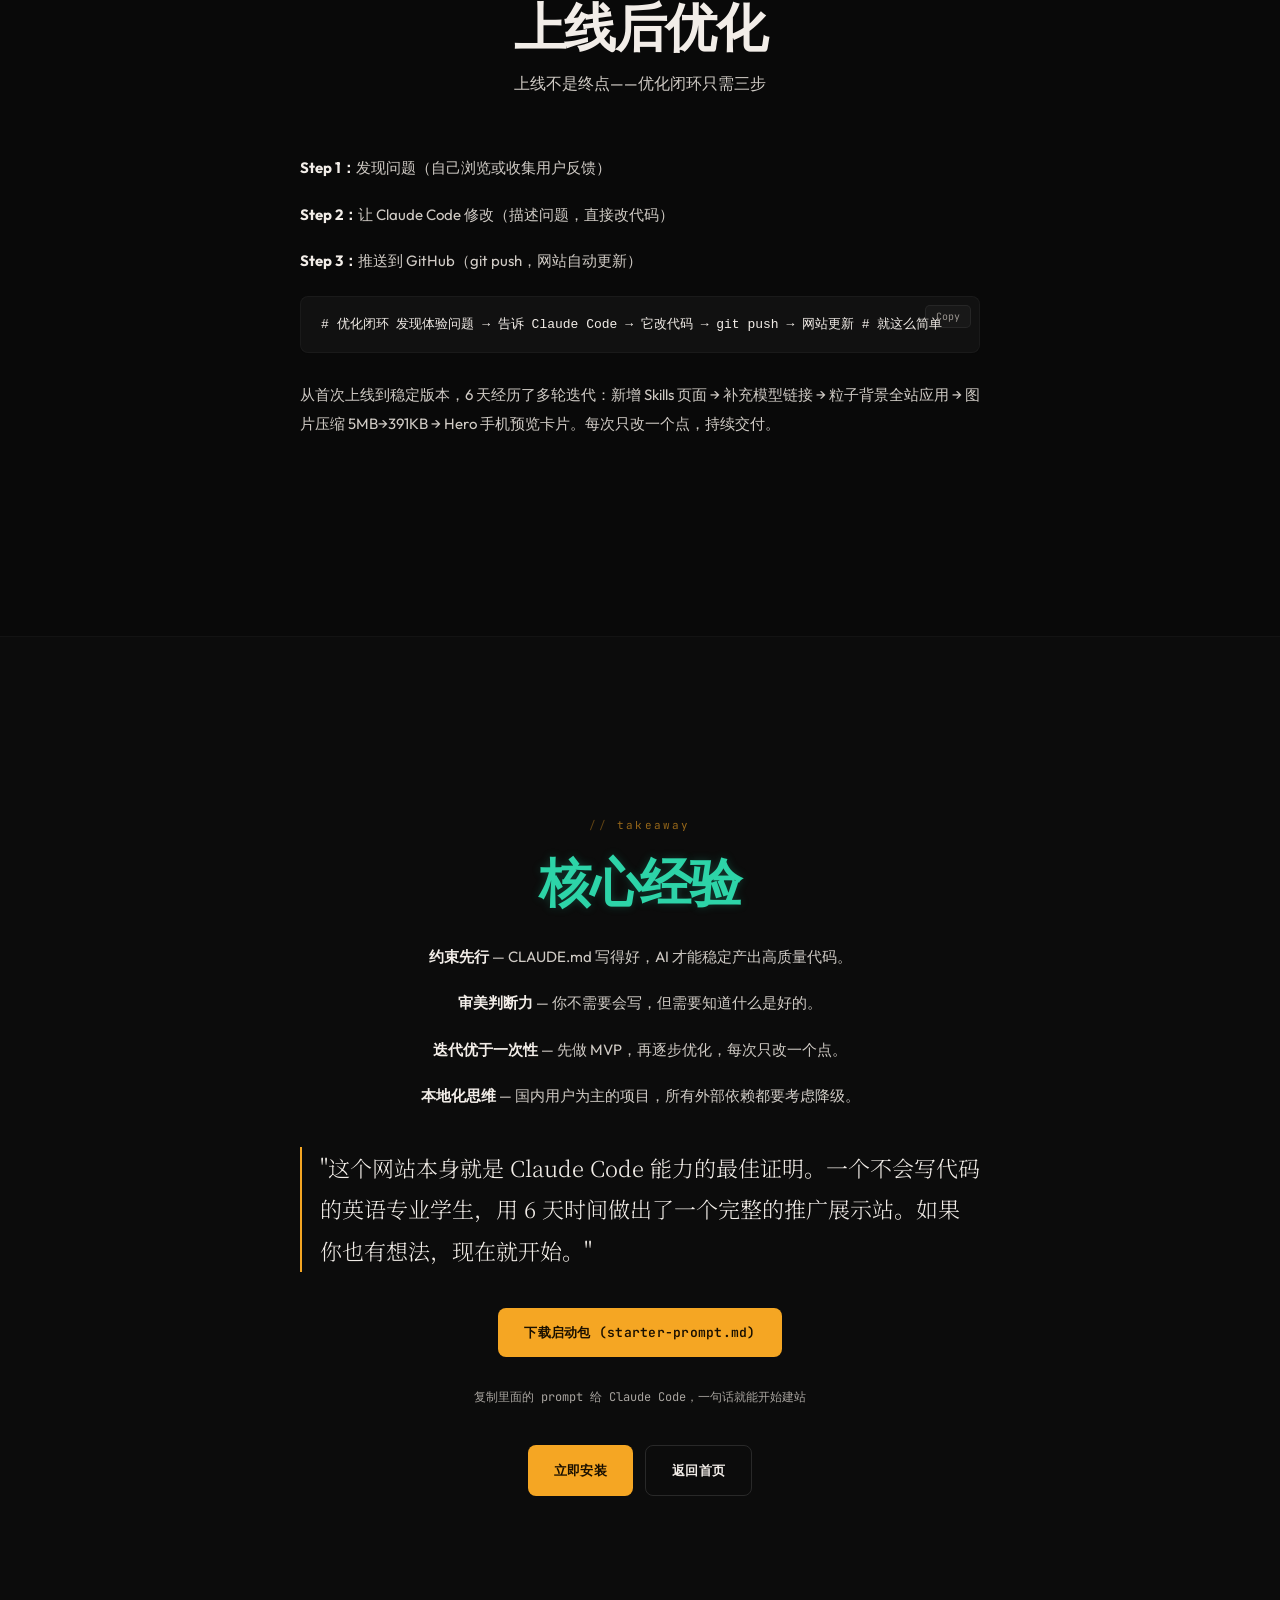
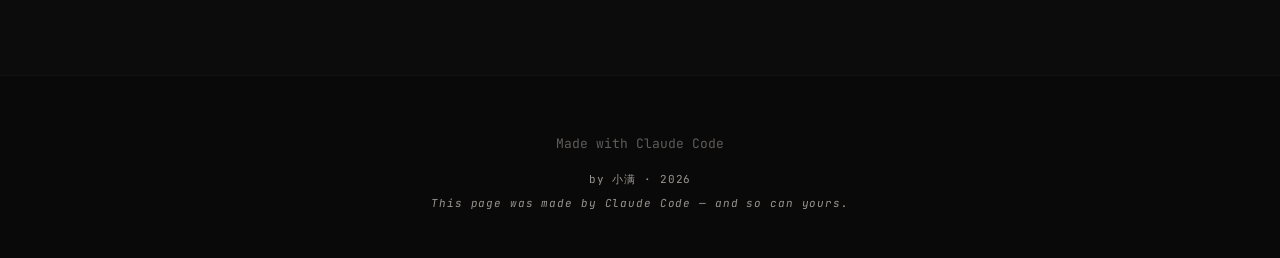
<file: experience.html>
<!DOCTYPE html>
<html lang="zh-CN">
<head>
<meta charset="UTF-8">
<meta name="viewport" content="width=device-width, initial-scale=1.0">
<title>实战经验 — 从零到上线的完整路径 | Claude Code Intro</title>
<meta name="description" content="基于 claude-code-intro 项目的实战经验：工具选择、架构设计、常见问题、交互设计、粒子背景、部署上线的完整路径。">
<meta property="og:title" content="实战经验 — 从零到上线的完整路径">
<meta property="og:description" content="一个英语专业大学生用 Claude Code 做网站的完整实战经验分享。">
<meta property="og:type" content="website">
<link rel="icon" href="data:image/svg+xml,<svg xmlns='http://www.w3.org/2000/svg' viewBox='0 0 100 100'><text y='.9em' font-size='90'>▸</text></svg>">
<link rel="preconnect" href="https://fonts.googleapis.com">
<link rel="preconnect" href="https://fonts.gstatic.com" crossorigin>
<link href="https://fonts.googleapis.com/css2?family=JetBrains+Mono:wght@300;400;500;600;700&family=Noto+Serif+SC:wght@200;300;400;500;600;700&family=Outfit:wght@300;400;500;600;700&display=swap" rel="stylesheet">
<link rel="stylesheet" href="style.css">
</head>
<body>

<div class="progress" id="progress"></div>

<nav class="nav">
  <a href="index.html" class="nav-logo">claude code</a>
  <div class="nav-links">
    <a href="index.html">为什么用</a>
    <a href="install.html">怎么安装</a>
    <a href="usage.html">怎么用好</a>
    <a href="skills.html">进阶技巧</a>
    <a href="experience.html" class="active">实战经验</a>
  </div>
</nav>

<!-- ══════════════════════════════════════════════════════ -->
<!-- HERO -->
<!-- ══════════════════════════════════════════════════════ -->
<section class="hero" style="min-height:65vh;">
  <div class="hero-bg"></div>
  <div class="hero-content">
    <p class="hero-eyebrow">// field report</p>
    <h1 style="min-height:60px;">
      <span class="decode" data-decode-hero data-decode-delay="800" data-text="从零到上线的实战经验">从零到上线的实战经验</span>
    </h1>
    <p class="hero-sub">
      <span class="decode" data-decode-hero data-decode-delay="2200" data-text="一个英语专业大学生的 AI 编程实践">一个英语专业大学生的 AI 编程实践</span><br>
      <span class="decode" data-decode-hero data-decode-delay="3000" data-text="从第一行代码到网站上线的完整路径">从第一行代码到网站上线的完整路径</span>
    </p>
  </div>
</section>

<!-- ══════════════════════════════════════════════════════ -->
<!-- 一、为什么选 Claude Code -->
<!-- ══════════════════════════════════════════════════════ -->
<section class="section">
  <div class="container">
    <div class="reveal" style="max-width:680px;margin:0 auto;">
      <div class="section-tag">工具选择</div>
      <h2 class="section-title" style="margin-bottom:28px;">
        <span class="decode" data-text="为什么选 Claude Code">为什么选 Claude Code</span>
      </h2>
      <div class="prose">
        <p>作为一个英语专业的学生，我并没有系统学过前端开发。但我想做一个网站来推广 Claude Code，向不了解它的人展示"Claude Code 能做什么"。问题来了：我不会写代码，怎么办？</p>
        <p>答案就是——<strong style="color:var(--ink);">用 Claude Code 来做 Claude Code 的推广网站</strong>。这本身就是一个最好的案例。</p>
        <p>Claude Code 不是一个简单的代码补全工具，而是一个能理解需求、规划架构、编写代码、调试修复的全能 Agent。你用自然语言告诉它你想做什么，它就能帮你做出来。</p>
      </div>
      <blockquote class="pull-quote">
        "传统方式：学 HTML → 学 CSS → 学 JS → 学框架 → 写代码 → 调试 → 部署（数月）。Claude Code 方式：描述需求 → AI 生成代码 → 验证效果 → 迭代优化（数天）。"
      </blockquote>
      <div class="prose" style="margin-top:24px;">
        <p>核心优势：你不需要成为专家，但你需要知道"什么是好的"。<strong style="color:var(--ink);">审美判断力和产品思维比编码能力更重要。</strong></p>
      </div>
    </div>
  </div>
</section>

<!-- ══════════════════════════════════════════════════════ -->
<!-- 二、安装与配置 -->
<!-- ══════════════════════════════════════════════════════ -->
<section class="section" style="background:var(--bg-alt);">
  <div class="container">
    <div class="section-hd reveal">
      <div class="section-tag">getting started</div>
      <h2 class="section-title">安装与配置</h2>
      <p class="section-desc">四步完成安装，零门槛上手</p>
    </div>
    <div class="exp-grid" style="max-width:800px;margin:0 auto;">
      <div class="exp-step reveal">
        <div class="exp-step-num">1</div>
        <div class="exp-step-body">
          <h3>安装 Node.js</h3>
          <p>从 nodejs.org 下载 LTS 版本，安装后终端输入 <code>node -v</code> 验证</p>
        </div>
      </div>
      <div class="exp-step reveal">
        <div class="exp-step-num">2</div>
        <div class="exp-step-body">
          <h3>安装 Claude Code</h3>
          <p>终端执行 <code>npm install -g @anthropic-ai/claude-code</code></p>
        </div>
      </div>
      <div class="exp-step reveal">
        <div class="exp-step-num">3</div>
        <div class="exp-step-body">
          <h3>配置 API Key</h3>
          <p>官方 API 直接登录；国产模型配合 CC Switch 工具接入</p>
        </div>
      </div>
      <div class="exp-step reveal">
        <div class="exp-step-num">4</div>
        <div class="exp-step-body">
          <h3>启动</h3>
          <p><code>cd</code> 到项目目录，输入 <code>claude</code> 启动</p>
        </div>
      </div>
    </div>
    <div class="callout callout-warn reveal" style="max-width:680px;margin:40px auto 0;">
      <div class="callout-label">↳ 提示</div>
      <p>建议在项目根目录创建 <code>CLAUDE.md</code> 文件，写明项目信息和约束。这是 Claude Code 的"记忆文件"，它会自动读取并遵循其中的规则。但不要超过 200 行——超过 80 行后开始出现信息遗漏。</p>
    </div>
  </div>
</section>

<!-- ══════════════════════════════════════════════════════ -->
<!-- 三、项目架构设计 -->
<!-- ══════════════════════════════════════════════════════ -->
<section class="section">
  <div class="container">
    <div class="section-hd reveal">
      <div class="section-tag">architecture</div>
      <h2 class="section-title">项目架构设计</h2>
      <p class="section-desc">好的架构是成功的一半——先和 Claude Code 对齐结构，再动手写代码</p>
    </div>
    <div class="reveal" style="max-width:680px;margin:0 auto;">
      <div class="prose">
        <p>采用扁平结构，四个页面各一个 HTML 文件，共享样式和脚本：</p>
      </div>
      <div class="code-block">
        <button class="copy-btn">Copy</button>
        <code>claude-code-intro/
├── index.html          # 首页：为什么要用
├── install.html        # 安装页：怎么安装
├── usage.html          # 使用页：怎么用好
├── skills.html         # 进阶页：Skill 推荐
├── experience.html     # 实战页：开发经验
├── style.css           # 共享样式（四页统一）
├── shared.js           # 共享交互逻辑
├── particles.js        # Three.js 粒子背景
├── three.min.js        # Three.js 本地副本
└── images/             # 截图和素材</code>
      </div>
      <div class="prose" style="margin-top:24px;">
        <p>设计风格采用"编辑终端美学"——深色背景 + 琥珀强调色 + 终端绿 + 奶白文字。所有颜色通过 CSS 变量统一管理：</p>
      </div>
      <div class="code-block">
        <button class="copy-btn">Copy</button>
        <code>--bg: #090909       /* 深黑背景 */
--accent: #F5A623   /* 琥珀强调 */
--success: #2DD4A8  /* 终端绿 */
--ink: #F2EDE8      /* 奶白文字 */</code>
      </div>
    </div>
  </div>
</section>

<!-- ══════════════════════════════════════════════════════ -->
<!-- 四、常见问题与解决 -->
<!-- ══════════════════════════════════════════════════════ -->
<section class="section" style="background:var(--bg-alt);">
  <div class="container">
    <div class="section-hd reveal">
      <div class="section-tag">troubleshooting</div>
      <h2 class="section-title">常见问题与解决</h2>
      <p class="section-desc">每个环节都会遇到问题——关键是怎么解决</p>
    </div>
    <div class="exp-grid" style="max-width:900px;margin:0 auto;">

      <div class="callout callout-warn reveal">
        <div class="callout-label">↳ 图片加载慢</div>
        <p><strong style="color:var(--ink);">问题：</strong>游戏截图 game.png 有 5MB，加载好几秒。</p>
        <p><strong style="color:var(--ink);">解决：</strong>PNG 转 JPG（391KB），压缩率超过 90%。照片类图片 JPG 压缩效果远好于 PNG。</p>
      </div>

      <div class="callout callout-warn reveal">
        <div class="callout-label">↳ CDN 被墙</div>
        <p><strong style="color:var(--ink);">问题：</strong>Three.js 通过 CDN 引入，国内无法访问。</p>
        <p><strong style="color:var(--ink);">解决：</strong>下载到本地（603KB），script 标签加 <code>defer</code> 避免阻塞渲染。国内用户为主的网站，所有外部依赖都应本地化。</p>
      </div>

      <div class="callout callout-warn reveal">
        <div class="callout-label">↳ 交互效果不生效</div>
        <p><strong style="color:var(--ink);">问题：</strong>JS 交互在某些页面不工作。</p>
        <p><strong style="color:var(--ink);">解决：</strong>检查脚本加载顺序，确保 script 在对应 HTML 之后，或使用 DOMContentLoaded。四页共享 shared.js，HTML 结构必须一致。</p>
      </div>

      <div class="callout callout-warn reveal">
        <div class="callout-label">↳ 移动端适配</div>
        <p><strong style="color:var(--ink);">问题：</strong>桌面端效果好，手机布局错乱。</p>
        <p><strong style="color:var(--ink);">解决：</strong>用 <code>clamp()</code> 做流式排版，CSS Grid <code>auto-fill + minmax</code> 做自适应网格，粒子背景在移动端自动降级。</p>
      </div>

    </div>
  </div>
</section>

<!-- ══════════════════════════════════════════════════════ -->
<!-- 五、页面板块设计 -->
<!-- ══════════════════════════════════════════════════════ -->
<section class="section">
  <div class="container">
    <div class="section-hd reveal">
      <div class="section-tag">page design</div>
      <h2 class="section-title">页面板块设计</h2>
      <p class="section-desc">每个页面有明确目标，板块围绕目标组织</p>
    </div>
    <div class="exp-grid exp-grid-4" style="max-width:1000px;margin:0 auto;">

      <div class="exp-page-card reveal">
        <div class="exp-page-char">首</div>
        <h3>首页 · 为什么用</h3>
        <div class="prose" style="font-size:13px;">
          <p>Hero 终端打字动画 + 手机预览卡片，给访客震撼。作品展示区用真实案例建立"Claude Code 很强"的认知。</p>
        </div>
      </div>

      <div class="exp-page-card reveal">
        <div class="exp-page-char" style="color:var(--success);">装</div>
        <h3>安装页 · 怎么装</h3>
        <div class="prose" style="font-size:13px;">
          <p>按平台分流（Mac/Windows × 有无翻墙），步骤可视化高亮编号，止步于"能跑起来"。</p>
        </div>
      </div>

      <div class="exp-page-card reveal">
        <div class="exp-page-char" style="color:var(--term-blue);">用</div>
        <h3>使用页 · 怎么用</h3>
        <div class="prose" style="font-size:13px;">
          <p>CLAUDE.md 四层体系金字塔组件，全局模板可直接复用。核心论点：约束先行比 Prompt 技巧重要。</p>
        </div>
      </div>

      <div class="exp-page-card reveal">
        <div class="exp-page-char" style="color:var(--term-red);">技</div>
        <h3>进阶页 · Skill</h3>
        <div class="prose" style="font-size:13px;">
          <p>实习生类比解释 Prompt vs Skill vs MCP，五个推荐 Skill 大字锚点 + 终端安装演示 + zip 下载。</p>
        </div>
      </div>

    </div>
  </div>
</section>

<!-- ══════════════════════════════════════════════════════ -->
<!-- 六、交互设计 -->
<!-- ══════════════════════════════════════════════════════ -->
<section class="section" style="background:var(--bg-alt);">
  <div class="container">
    <div class="section-hd reveal">
      <div class="section-tag">interactions</div>
      <h2 class="section-title">交互设计</h2>
      <p class="section-desc">交互是让网站"活起来"的关键</p>
    </div>
    <div class="reveal" style="max-width:720px;margin:0 auto;">
      <div class="prose">
        <p><strong style="color:var(--ink);">滚动驱动动画</strong> — IntersectionObserver 实现元素进入视口时的 reveal 动画，展示区使用交错动画依次出现。</p>
        <p><strong style="color:var(--ink);">终端打字动画</strong> — 首页 Hero 模拟终端输入 prompt，逐字符显示带闪烁光标。完成后滑入手机预览卡片，时序精确到毫秒。</p>
        <p><strong style="color:var(--ink);">自定义光标</strong> — 每页不同颜色的发光光标球，lerp 平滑跟随。悬停标题时标题颜色过渡到光标色。移动端自动隐藏。</p>
        <p><strong style="color:var(--ink);">解码动画</strong> — Hero 标题以字符乱码 → 逐个解码浮现。首页立即触发，其他页面滚动触发。</p>
        <p><strong style="color:var(--ink);">Tab 切换与代码复制</strong> — Mac/Windows 切换用 data-tab 模式，代码块右上角 Copy 按钮一键复制。</p>
        <p><strong style="color:var(--ink);">按钮涟漪与计数器</strong> — 按钮点击涟漪扩散效果，统计数字滚动递增动画。</p>
      </div>
    </div>
  </div>
</section>

<!-- ══════════════════════════════════════════════════════ -->
<!-- 七、粒子背景实现 -->
<!-- ══════════════════════════════════════════════════════ -->
<section class="section">
  <div class="container">
    <div class="section-hd reveal">
      <div class="section-tag">particles</div>
      <h2 class="section-title">粒子背景实现</h2>
      <p class="section-desc">2200 个粒子漂浮，鼠标力场交互，近距自动连线</p>
    </div>
    <div class="reveal" style="max-width:680px;margin:0 auto;">
      <div class="prose">
        <p>选择 Three.js 而非 Canvas 2D，因为 WebGL 渲染性能更好，能轻松处理 2000+ 粒子的实时计算。</p>
        <p>核心实现：Float32Array 存储 2200 个粒子坐标，每帧更新漂浮 + 鼠标推开 + 弹性回拉 + 连线。每页独立色调。</p>
      </div>
      <div class="code-block">
        <button class="copy-btn">Copy</button>
        <code>// 每页独立色调
'index.html':   { core: 0xf5a623, glow: 0x2dd4a8 }  // 琥珀+绿
'install.html': { core: 0xffbd2e, glow: 0xf5a623 }  // 黄+琥珀
'usage.html':   { core: 0x2dd4a8, glow: 0xf5a623 }  // 绿+琥珀
'skills.html':  { core: 0xf5a623, glow: 0x60a5fa }  // 琥珀+蓝</code>
      </div>
      <div class="prose" style="margin-top:24px;">
        <p>性能优化：像素比限制 ≤2、滚动最低 15% 可见度、移动端自动降级、加载失败静默跳过。</p>
        <p>半透明穿透设计：卡片背景用 rgba 半透明值，粒子透过内容区域隐约可见，营造深度感。</p>
      </div>
    </div>
  </div>
</section>

<!-- ══════════════════════════════════════════════════════ -->
<!-- 八、网站上线 -->
<!-- ══════════════════════════════════════════════════════ -->
<section class="section" style="background:var(--bg-alt);">
  <div class="container">
    <div class="section-hd reveal">
      <div class="section-tag">deployment</div>
      <h2 class="section-title">网站上线</h2>
      <p class="section-desc">两条路径：国外免费 vs 国内稳定</p>
    </div>
    <div class="exp-grid" style="max-width:800px;margin:0 auto;">

      <div class="exp-deploy-card reveal">
        <div class="exp-deploy-badge">免费方案</div>
        <h3>GitHub Pages</h3>
        <div class="prose" style="font-size:13px;">
          <p>创建 GitHub 仓库 → Settings → Pages → 选择 master 分支。推送代码即自动部署。</p>
          <p><strong style="color:var(--ink);">优点：</strong>完全免费，自动部署，版本控制。</p>
          <p><strong style="color:var(--ink);">缺点：</strong>需要翻墙才能访问。</p>
        </div>
      </div>

      <div class="exp-deploy-card reveal">
        <div class="exp-deploy-badge" style="background:var(--success);">推荐方案</div>
        <h3>国内域名 + GitHub</h3>
        <div class="prose" style="font-size:13px;">
          <p>阿里云/腾讯云购买 .cn 域名（约 20-30 元/年）+ DNS 解析专业版（约 10 元/月），仍通过 GitHub Pages 部署。</p>
          <p><strong style="color:var(--ink);">优点：</strong>代码在 GitHub 管理，用户通过国内域名访问，速度快且稳定。</p>
          <p><strong style="color:var(--ink);">成本：</strong>约 150 元/年，两条路都走最稳。</p>
        </div>
      </div>

    </div>
  </div>
</section>

<!-- ══════════════════════════════════════════════════════ -->
<!-- 九、上线后优化 + 总结 -->
<!-- ══════════════════════════════════════════════════════ -->
<section class="section">
  <div class="container">
    <div class="section-hd reveal">
      <div class="section-tag">iteration</div>
      <h2 class="section-title">上线后优化</h2>
      <p class="section-desc">上线不是终点——优化闭环只需三步</p>
    </div>
    <div class="reveal" style="max-width:680px;margin:0 auto;">
      <div class="prose">
        <p><strong style="color:var(--ink);">Step 1：</strong>发现问题（自己浏览或收集用户反馈）</p>
        <p><strong style="color:var(--ink);">Step 2：</strong>让 Claude Code 修改（描述问题，直接改代码）</p>
        <p><strong style="color:var(--ink);">Step 3：</strong>推送到 GitHub（git push，网站自动更新）</p>
      </div>
      <div class="code-block" style="margin-top:20px;">
        <button class="copy-btn">Copy</button>
        <code># 优化闭环
发现体验问题 → 告诉 Claude Code → 它改代码 → git push → 网站更新
# 就这么简单</code>
      </div>
      <div class="prose" style="margin-top:28px;">
        <p>从首次上线到稳定版本，6 天经历了多轮迭代：新增 Skills 页面 → 补充模型链接 → 粒子背景全站应用 → 图片压缩 5MB→391KB → Hero 手机预览卡片。每次只改一个点，持续交付。</p>
      </div>
    </div>
  </div>
</section>

<!-- ══════════════════════════════════════════════════════ -->
<!-- 总结 CTA -->
<!-- ══════════════════════════════════════════════════════ -->
<section class="section" style="background:var(--bg-alt);">
  <div class="container">
    <div class="reveal" style="max-width:680px;margin:0 auto;text-align:center;">
      <div class="section-tag">takeaway</div>
      <h2 class="section-title" style="margin-bottom:28px;line-height:1.25;">
        <span class="decode" data-text="核心经验">核心经验</span>
      </h2>
      <div class="prose" style="margin-bottom:36px;">
        <p><strong style="color:var(--ink);">约束先行</strong> — CLAUDE.md 写得好，AI 才能稳定产出高质量代码。</p>
        <p><strong style="color:var(--ink);">审美判断力</strong> — 你不需要会写，但需要知道什么是好的。</p>
        <p><strong style="color:var(--ink);">迭代优于一次性</strong> — 先做 MVP，再逐步优化，每次只改一个点。</p>
        <p><strong style="color:var(--ink);">本地化思维</strong> — 国内用户为主的项目，所有外部依赖都要考虑降级。</p>
      </div>
      <blockquote class="pull-quote" style="text-align:left;margin-bottom:36px;">
        "这个网站本身就是 Claude Code 能力的最佳证明。一个不会写代码的英语专业学生，用 6 天时间做出了一个完整的推广展示站。如果你也有想法，现在就开始。"
      </blockquote>
      <div style="margin-bottom:36px;">
        <a href="starter-prompt.md" class="btn btn-primary" download style="margin-bottom:12px;display:inline-block;">下载启动包 (starter-prompt.md)</a>
        <p class="hint-text" style="margin-top:8px;">复制里面的 prompt 给 Claude Code，一句话就能开始建站</p>
      </div>
      <div class="btn-group">
        <a href="install.html" class="btn btn-primary">立即安装</a>
        <a href="index.html" class="btn btn-secondary">返回首页</a>
      </div>
    </div>
  </div>
</section>

<footer>
  <div class="footer-mark">Made with Claude Code</div>
  <p class="footer-line">by 小满 · 2026</p>
  <p class="footer-line en">This page was made by Claude Code — and so can yours.</p>
</footer>

<script defer src="three.min.js"></script>
<script defer src="particles.js"></script>
<script src="shared.js"></script>

</body>
</html>
</file>
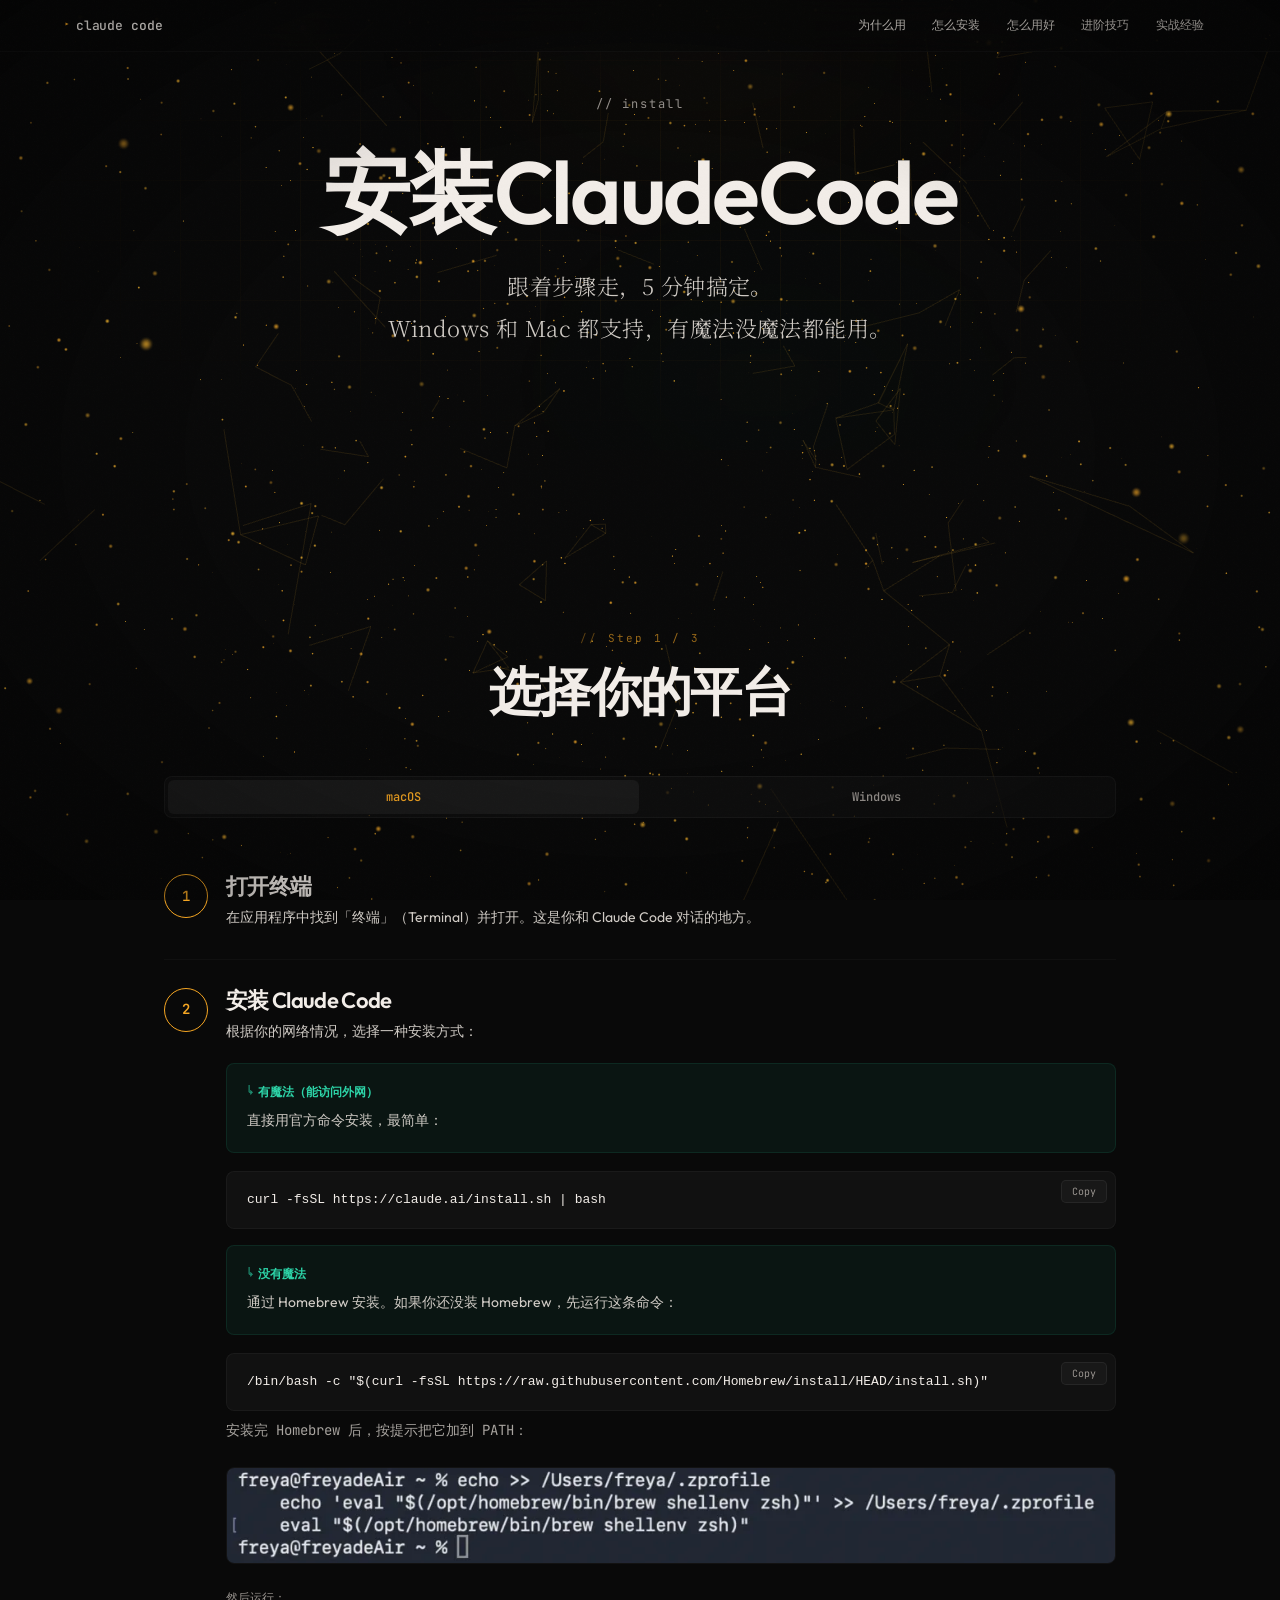
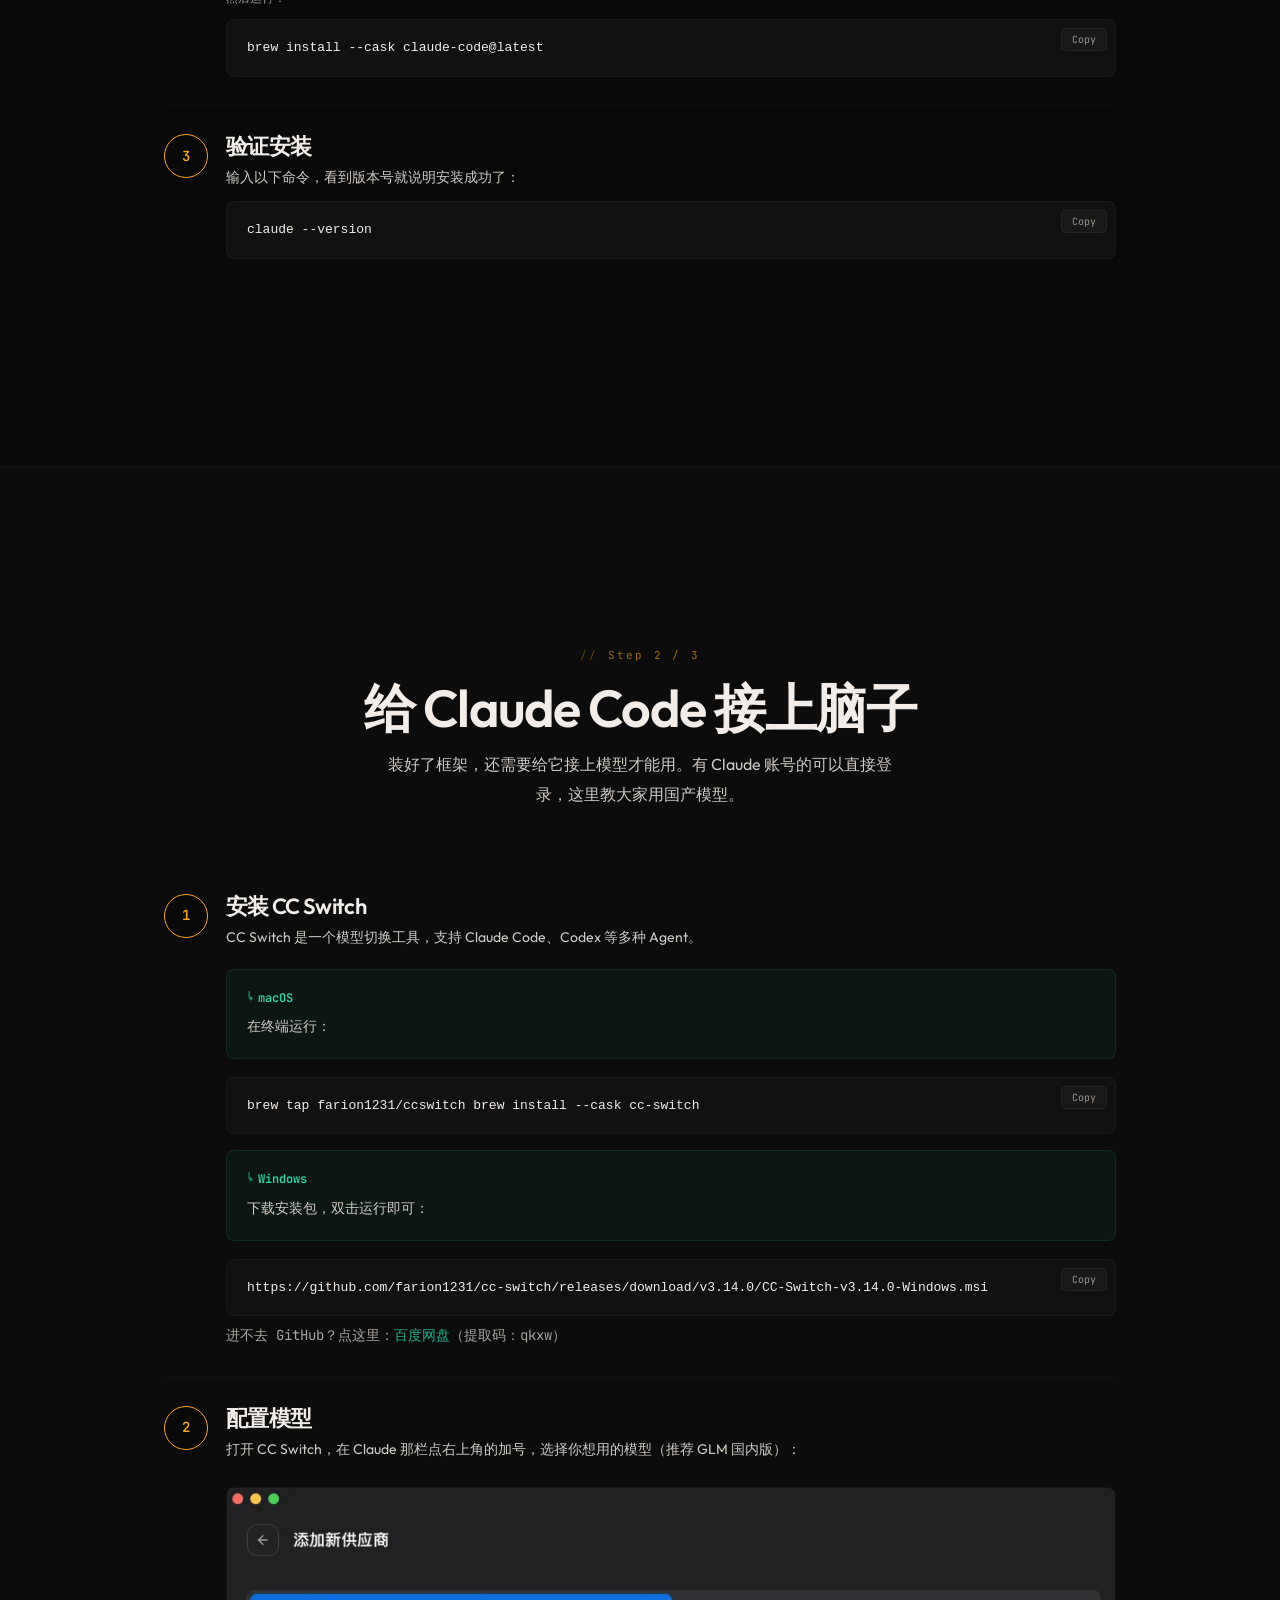
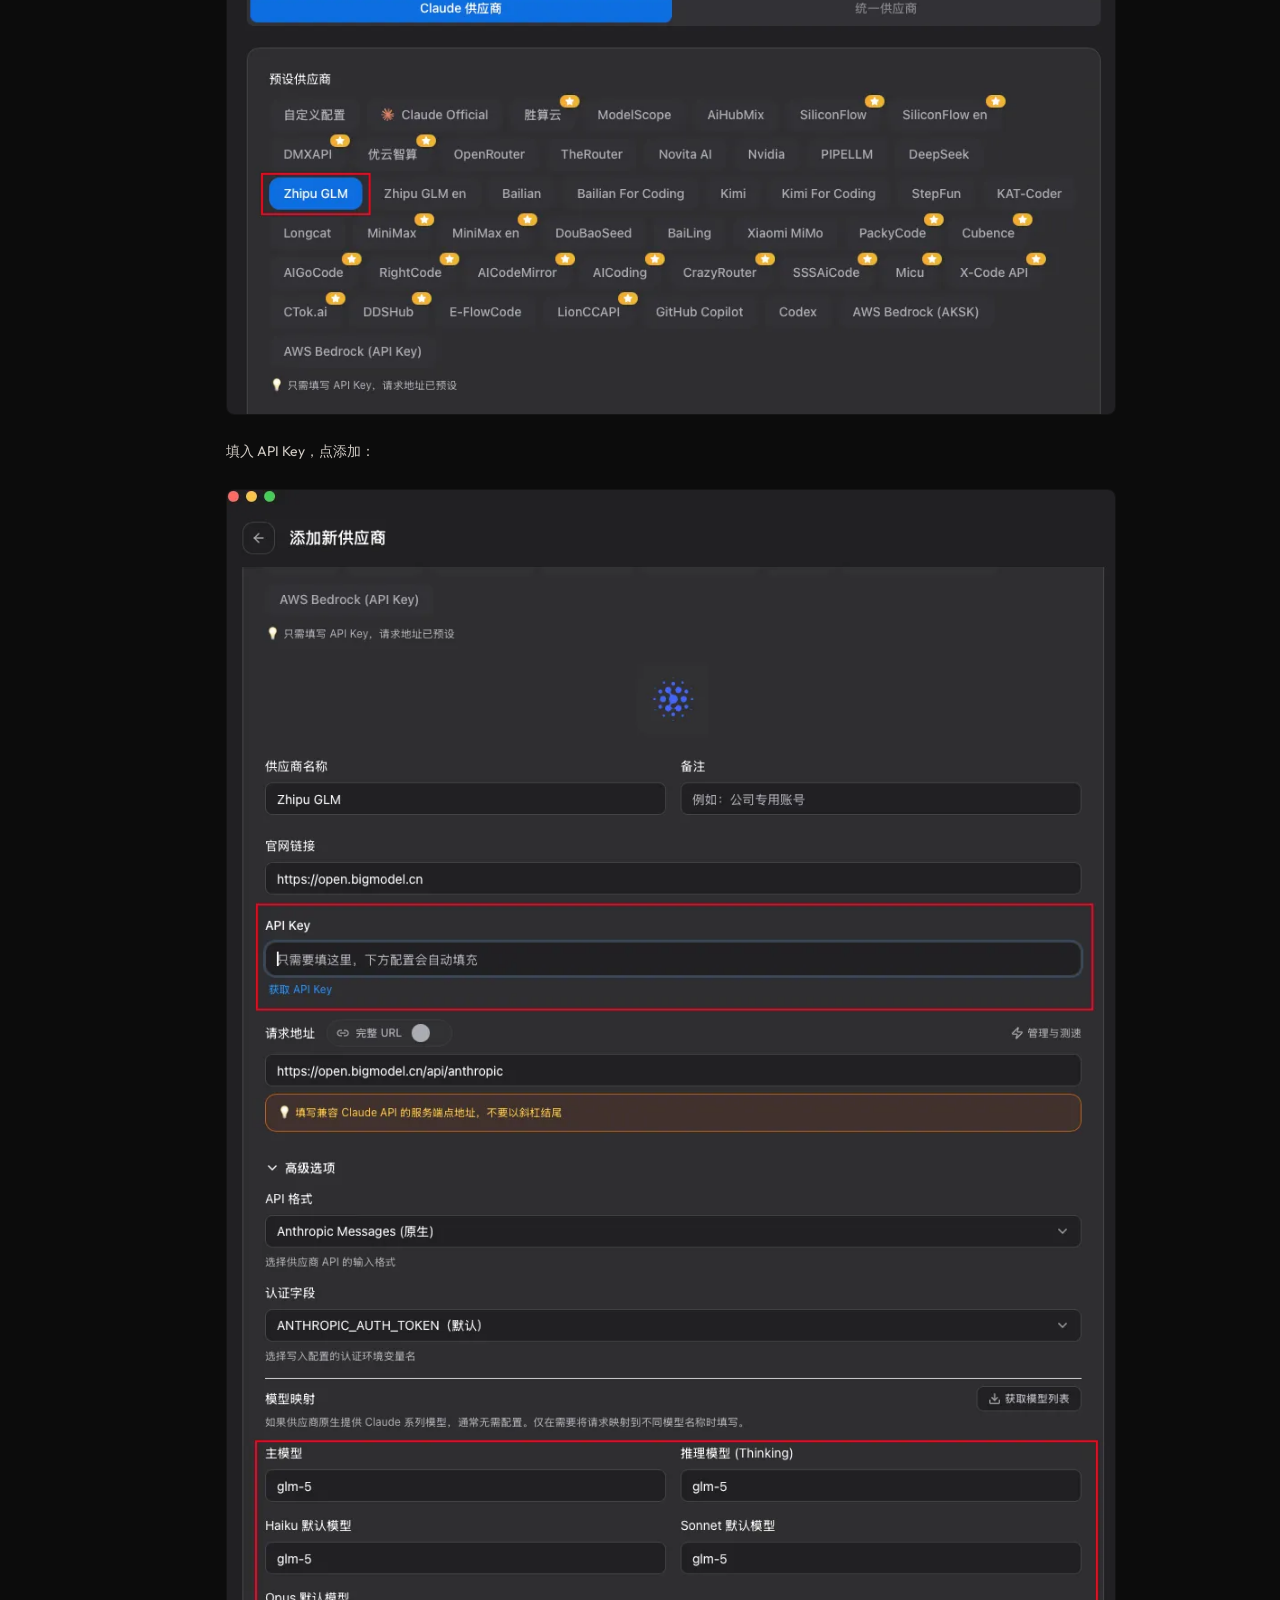
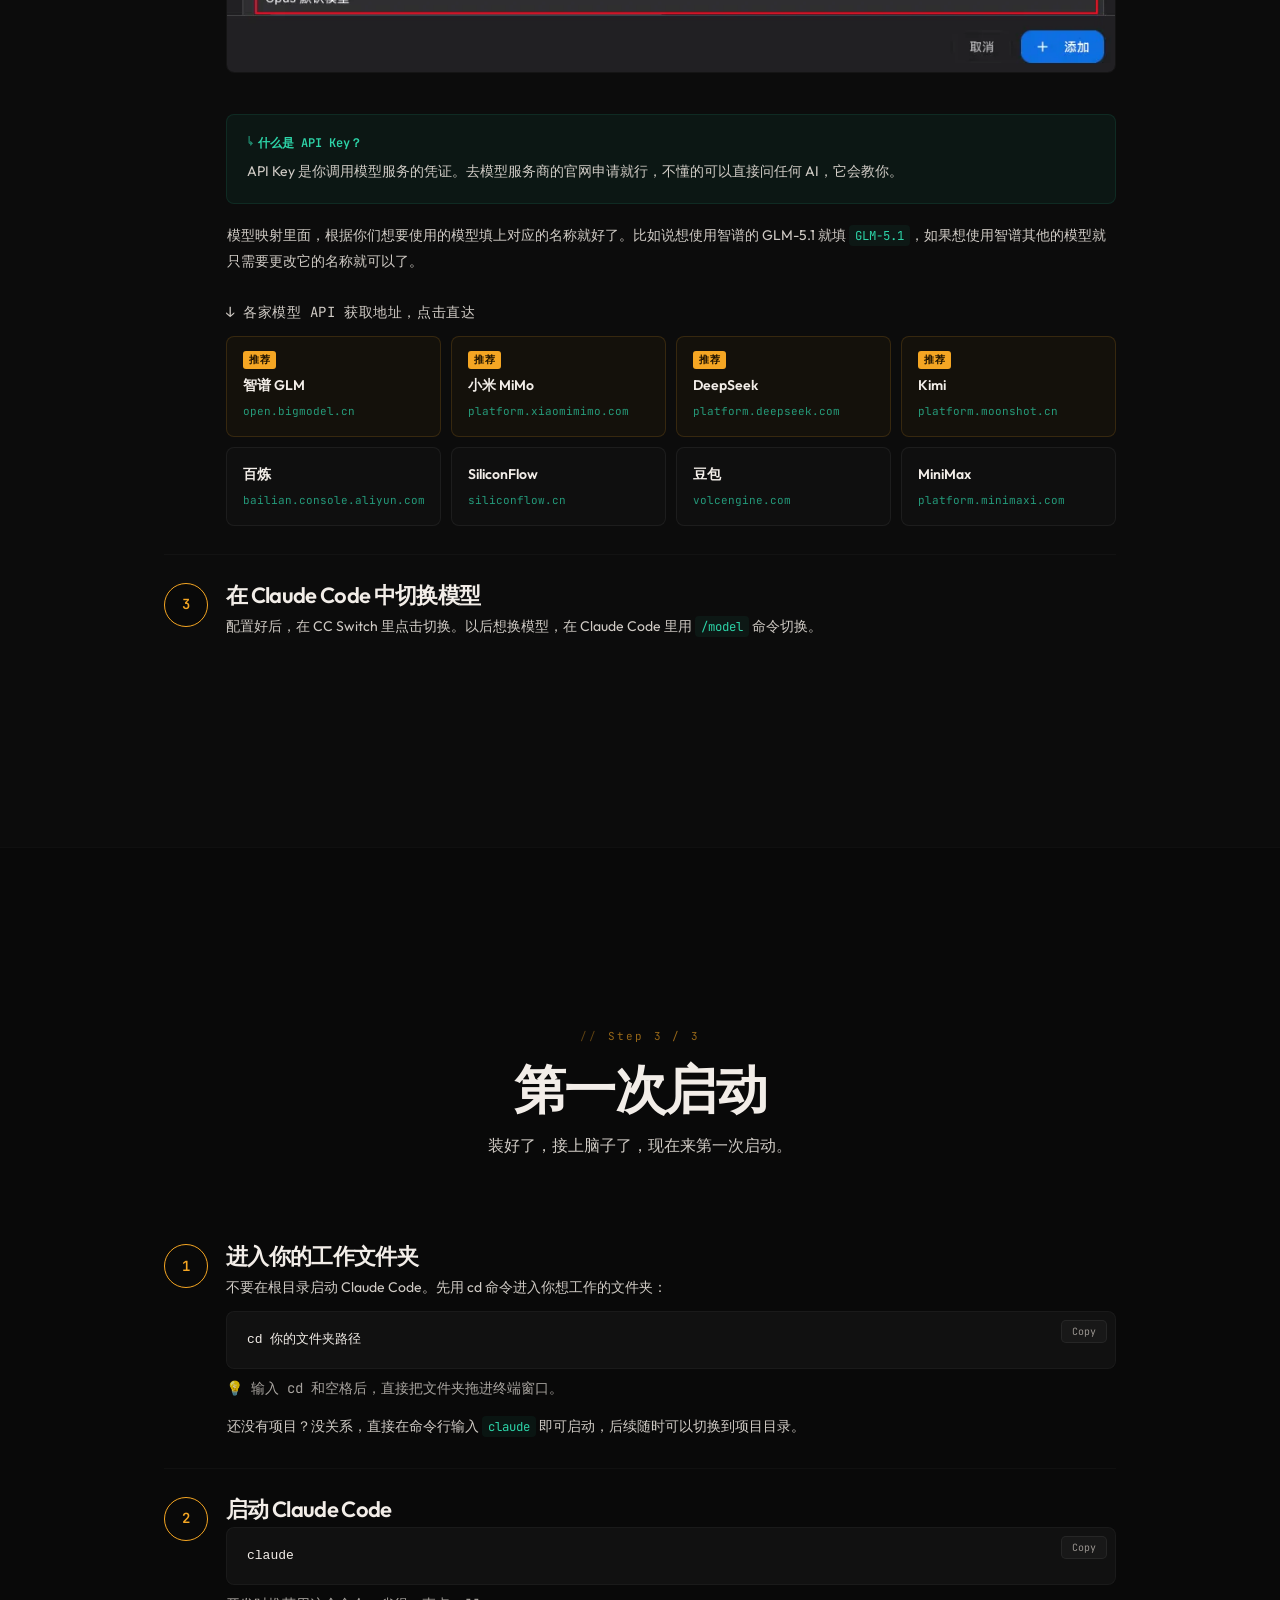
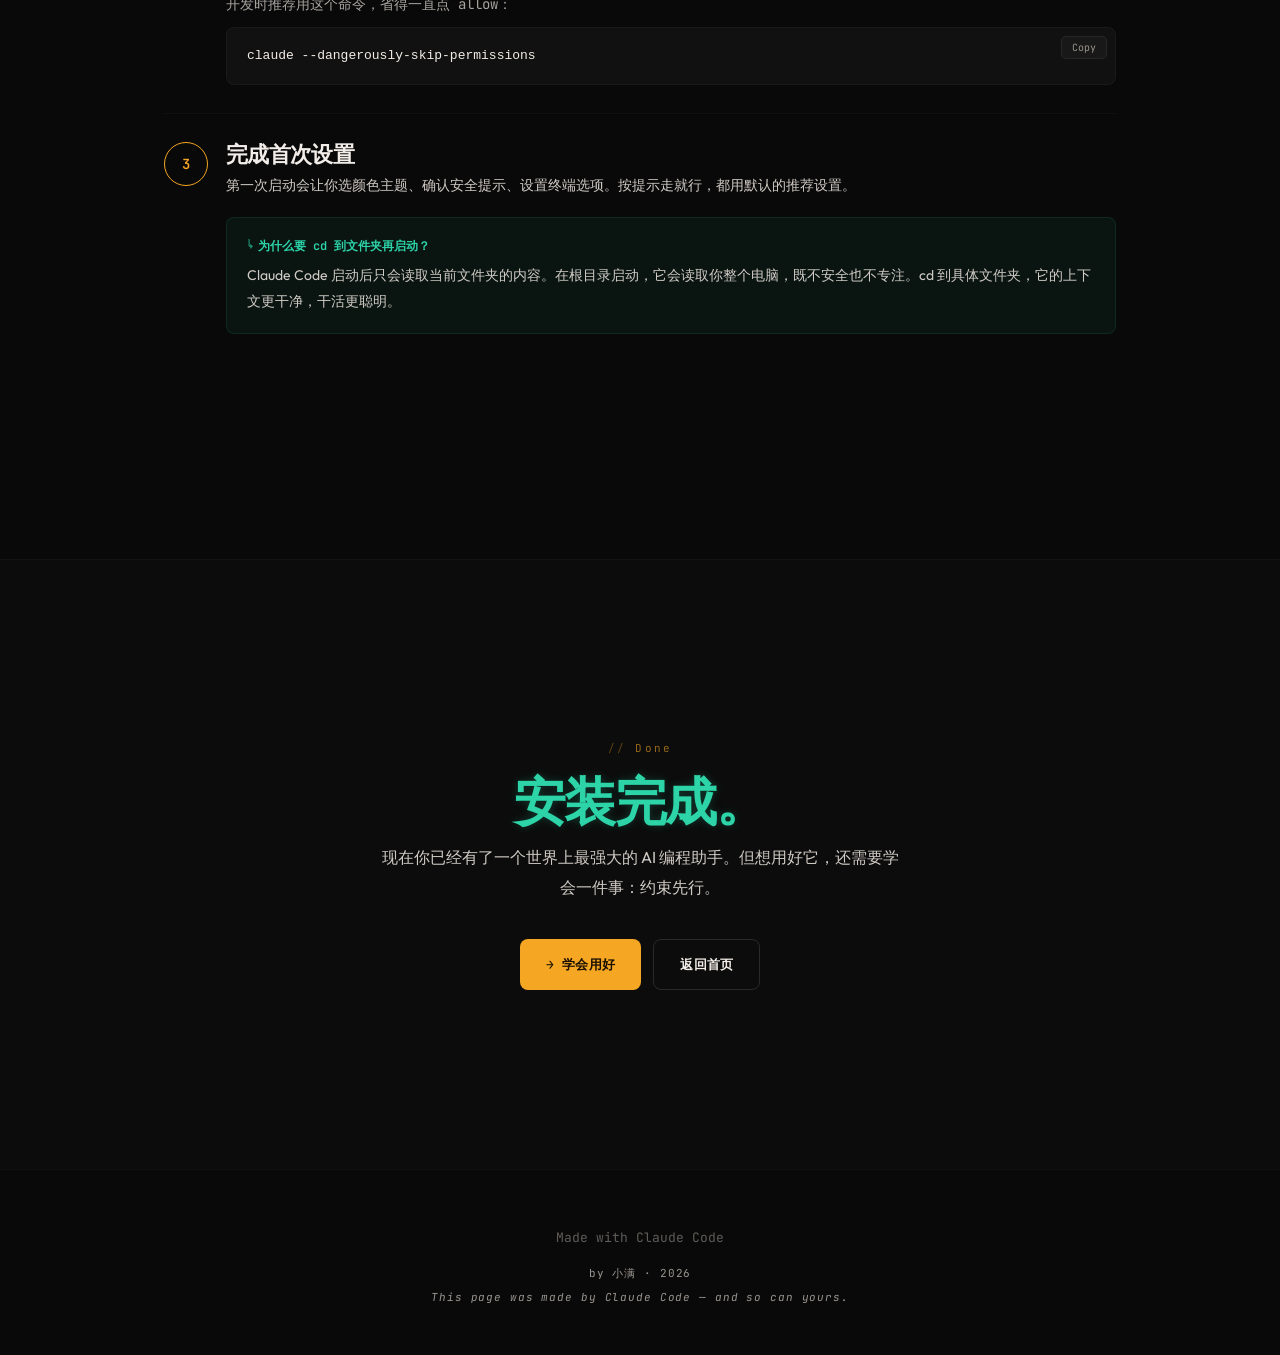
<file: install.html>
<!DOCTYPE html>
<html lang="zh-CN">
<head>
<meta charset="UTF-8">
<meta name="viewport" content="width=device-width, initial-scale=1.0">
<title>怎么安装 Claude Code</title>
<meta name="description" content="手把手教你安装 Claude Code，Windows 和 Mac 都支持，有魔法没魔法都能用。">
<meta property="og:title" content="怎么安装 Claude Code">
<meta property="og:description" content="跟着步骤走，5 分钟搞定。Windows 和 Mac 都支持。">
<meta property="og:type" content="website">
<link rel="icon" href="data:image/svg+xml,<svg xmlns='http://www.w3.org/2000/svg' viewBox='0 0 100 100'><text y='.9em' font-size='90'>▸</text></svg>">
<link rel="preconnect" href="https://fonts.googleapis.com">
<link rel="preconnect" href="https://fonts.gstatic.com" crossorigin>
<link href="https://fonts.googleapis.com/css2?family=JetBrains+Mono:wght@300;400;500;600;700&family=Noto+Serif+SC:wght@200;300;400;500;600;700&family=Outfit:wght@300;400;500;600;700&display=swap" rel="stylesheet">
<link rel="stylesheet" href="style.css">
</head>
<body>

<div class="progress" id="progress"></div>

<nav class="nav">
  <a href="index.html" class="nav-logo">claude code</a>
  <div class="nav-links">
    <a href="index.html">为什么用</a>
    <a href="install.html" class="active">怎么安装</a>
    <a href="usage.html">怎么用好</a>
    <a href="skills.html">进阶技巧</a>
    <a href="experience.html">实战经验</a>
  </div>
</nav>

<!-- ============ HERO ============ -->
<section class="hero" style="min-height:50vh;">
  <div class="hero-bg"></div>
  <div class="hero-content">
    <p class="hero-eyebrow">// install</p>
    <h1><span class="decode" data-decode-hero data-decode-delay="800" data-text="安装 Claude Code">安装 Claude Code</span></h1>
    <p class="hero-sub">跟着步骤走，5 分钟搞定。<br>Windows 和 Mac 都支持，有魔法没魔法都能用。</p>
  </div>
</section>

<!-- ============ PLATFORM ============ -->
<section class="section" id="platform">
  <div class="container">
    <div class="section-hd reveal">
      <div class="section-tag">Step 1 / 3</div>
      <h2 class="section-title">选择你的平台</h2>
    </div>

    <div class="tab-group reveal">
      <div class="tabs">
        <button class="tab active" data-tab="mac">macOS</button>
        <button class="tab" data-tab="windows">Windows</button>
      </div>

      <!-- Mac -->
      <div class="tab-content active" data-content="mac">
        <div class="steps">
          <div class="step">
            <div class="step-num">1</div>
            <div class="step-body">
              <h3>打开终端</h3>
              <p>在应用程序中找到「终端」（Terminal）并打开。这是你和 Claude Code 对话的地方。</p>
            </div>
          </div>
          <div class="step">
            <div class="step-num">2</div>
            <div class="step-body">
              <h3>安装 Claude Code</h3>
              <p>根据你的网络情况，选择一种安装方式：</p>
              <div class="callout">
                <div class="callout-label">有魔法（能访问外网）</div>
                <p>直接用官方命令安装，最简单：</p>
              </div>
              <div class="code-block">
                <button class="copy-btn">Copy</button>
                <code>curl -fsSL https://claude.ai/install.sh | bash</code>
              </div>
              <div class="callout" style="margin-top:16px;">
                <div class="callout-label">没有魔法</div>
                <p>通过 Homebrew 安装。如果你还没装 Homebrew，先运行这条命令：</p>
              </div>
              <div class="code-block">
                <button class="copy-btn">Copy</button>
                <code>/bin/bash -c "$(curl -fsSL https://raw.githubusercontent.com/Homebrew/install/HEAD/install.sh)"</code>
              </div>
              <p class="hint-text">安装完 Homebrew 后，按提示把它加到 PATH：</p>
              <img src="images/install/homebrew-path.png" alt="把 Homebrew 加到 PATH" class="content-img">
              <p style="color:var(--ink-3);font-size:12px;font-family:var(--ff-mono);">然后运行：</p>
              <div class="code-block">
                <button class="copy-btn">Copy</button>
                <code>brew install --cask claude-code@latest</code>
              </div>
            </div>
          </div>
          <div class="step">
            <div class="step-num">3</div>
            <div class="step-body">
              <h3>验证安装</h3>
              <p>输入以下命令，看到版本号就说明安装成功了：</p>
              <div class="code-block">
                <button class="copy-btn">Copy</button>
                <code>claude --version</code>
              </div>
            </div>
          </div>
        </div>
      </div>

      <!-- Windows -->
      <div class="tab-content" data-content="windows">
        <div class="steps">
          <div class="step">
            <div class="step-num">1</div>
            <div class="step-body">
              <h3>安装 Git</h3>
              <p>Claude Code 在 Windows 上依赖 Git Bash，所以必须先装 Git。打开「终端」，运行：</p>
              <div class="code-block">
                <button class="copy-btn">Copy</button>
                <code>winget install Git.Git</code>
              </div>
              <p class="hint-text">已经装过 Git 的可以跳过这步。</p>
            </div>
          </div>
          <div class="step">
            <div class="step-num">2</div>
            <div class="step-body">
              <h3>安装 Claude Code</h3>
              <p>根据你的网络情况，选择一种安装方式：</p>
              <div class="callout">
                <div class="callout-label">有魔法（能访问外网）</div>
                <p>直接用官方命令安装：</p>
              </div>
              <div class="code-block">
                <button class="copy-btn">Copy</button>
                <code>irm https://claude.ai/install.ps1 | iex</code>
              </div>
              <div class="callout" style="margin-top:16px;">
                <div class="callout-label">没有魔法</div>
                <p>用 WinGet（Windows 官方包管理器）安装：</p>
              </div>
              <div class="code-block">
                <button class="copy-btn">Copy</button>
                <code>winget install Anthropic.ClaudeCode</code>
              </div>
            </div>
          </div>
          <div class="step">
            <div class="step-num">3</div>
            <div class="step-body">
              <h3>验证安装</h3>
              <p>输入以下命令，看到小螃蟹就说明安装成功了：</p>
              <div class="code-block">
                <button class="copy-btn">Copy</button>
                <code>claude</code>
              </div>
            </div>
          </div>
        </div>
      </div>
    </div>
  </div>
</section>

<!-- ============ MODEL ============ -->
<section class="section" style="background:var(--bg-alt);" id="model">
  <div class="container">
    <div class="section-hd reveal">
      <div class="section-tag">Step 2 / 3</div>
      <h2 class="section-title">给 Claude Code 接上脑子</h2>
      <p class="section-desc">装好了框架，还需要给它接上模型才能用。有 Claude 账号的可以直接登录，这里教大家用国产模型。</p>
    </div>

    <div class="reveal">
      <div class="steps">
        <div class="step">
          <div class="step-num">1</div>
          <div class="step-body">
            <h3>安装 CC Switch</h3>
            <p>CC Switch 是一个模型切换工具，支持 Claude Code、Codex 等多种 Agent。</p>
            <div class="callout">
              <div class="callout-label">macOS</div>
              <p>在终端运行：</p>
            </div>
            <div class="code-block">
              <button class="copy-btn">Copy</button>
              <code>brew tap farion1231/ccswitch
brew install --cask cc-switch</code>
            </div>
            <div class="callout" style="margin-top:16px;">
              <div class="callout-label">Windows</div>
              <p>下载安装包，双击运行即可：</p>
            </div>
            <div class="code-block">
              <button class="copy-btn">Copy</button>
              <code>https://github.com/farion1231/cc-switch/releases/download/v3.14.0/CC-Switch-v3.14.0-Windows.msi</code>
            </div>
            <p class="hint-text">进不去 GitHub？点这里：<a href="https://pan.baidu.com/s/1veCW94VAJ61q9B418Im9Zw?pwd=qkxw" target="_blank" style="color:var(--term-green);">百度网盘</a>（提取码：qkxw）</p>
          </div>
        </div>

        <div class="step">
          <div class="step-num">2</div>
          <div class="step-body">
            <h3>配置模型</h3>
            <p>打开 CC Switch，在 Claude 那栏点右上角的加号，选择你想用的模型（推荐 GLM 国内版）：</p>
            <img src="images/install/provider.png" alt="选择供应商" class="content-img">
            <p>填入 API Key，点添加：</p>
            <img src="images/install/api-key.png" alt="填 API Key" class="content-img">
            <div class="callout">
              <div class="callout-label">什么是 API Key？</div>
              <p>API Key 是你调用模型服务的凭证。去模型服务商的官网申请就行，不懂的可以直接问任何 AI，它会教你。</p>
            </div>

            <p class="hint-block">模型映射里面，根据你们想要使用的模型填上对应的名称就好了。比如说想使用智谱的 GLM-5.1 就填 <code>GLM-5.1</code>，如果想使用智谱其他的模型就只需要更改它的名称就可以了。</p>

            <div class="model-links">
              <p class="model-links-title">↓ 各家模型 API 获取地址，点击直达</p>
              <div class="model-links-grid">
                <a href="https://open.bigmodel.cn/" target="_blank" rel="noopener" class="model-link-card recommended">
                  <span class="model-link-badge">推荐</span>
                  <span class="model-link-name">智谱 GLM</span>
                  <span class="model-link-url">open.bigmodel.cn</span>
                </a>
                <a href="https://platform.xiaomimimo.com/docs/zh-CN/welcome" target="_blank" rel="noopener" class="model-link-card recommended">
                  <span class="model-link-badge">推荐</span>
                  <span class="model-link-name">小米 MiMo</span>
                  <span class="model-link-url">platform.xiaomimimo.com</span>
                </a>
                <a href="https://platform.deepseek.com/" target="_blank" rel="noopener" class="model-link-card recommended">
                  <span class="model-link-badge">推荐</span>
                  <span class="model-link-name">DeepSeek</span>
                  <span class="model-link-url">platform.deepseek.com</span>
                </a>
                <a href="https://platform.moonshot.cn/" target="_blank" rel="noopener" class="model-link-card recommended">
                  <span class="model-link-badge">推荐</span>
                  <span class="model-link-name">Kimi</span>
                  <span class="model-link-url">platform.moonshot.cn</span>
                </a>
                <a href="https://bailian.console.aliyun.com/" target="_blank" rel="noopener" class="model-link-card">
                  <span class="model-link-name">百炼</span>
                  <span class="model-link-url">bailian.console.aliyun.com</span>
                </a>
                <a href="https://siliconflow.cn/" target="_blank" rel="noopener" class="model-link-card">
                  <span class="model-link-name">SiliconFlow</span>
                  <span class="model-link-url">siliconflow.cn</span>
                </a>
                <a href="https://www.volcengine.com/product/doubao" target="_blank" rel="noopener" class="model-link-card">
                  <span class="model-link-name">豆包</span>
                  <span class="model-link-url">volcengine.com</span>
                </a>
                <a href="https://platform.minimaxi.com/" target="_blank" rel="noopener" class="model-link-card">
                  <span class="model-link-name">MiniMax</span>
                  <span class="model-link-url">platform.minimaxi.com</span>
                </a>
              </div>
            </div>
          </div>
        </div>

        <div class="step">
          <div class="step-num">3</div>
          <div class="step-body">
            <h3>在 Claude Code 中切换模型</h3>
            <p>配置好后，在 CC Switch 里点击切换。以后想换模型，在 Claude Code 里用 <code>/model</code> 命令切换。</p>
          </div>
        </div>
      </div>
    </div>
  </div>
</section>

<!-- ============ START ============ -->
<section class="section" id="start">
  <div class="container">
    <div class="section-hd reveal">
      <div class="section-tag">Step 3 / 3</div>
      <h2 class="section-title">第一次启动</h2>
      <p class="section-desc">装好了，接上脑子了，现在来第一次启动。</p>
    </div>

    <div class="reveal">
      <div class="steps">
        <div class="step">
          <div class="step-num">1</div>
          <div class="step-body">
            <h3>进入你的工作文件夹</h3>
            <p>不要在根目录启动 Claude Code。先用 cd 命令进入你想工作的文件夹：</p>
            <div class="code-block">
              <button class="copy-btn">Copy</button>
              <code>cd 你的文件夹路径</code>
            </div>
            <p class="hint-text">💡 输入 cd 和空格后，直接把文件夹拖进终端窗口。</p>
            <p class="hint-block">还没有项目？没关系，直接在命令行输入 <code>claude</code> 即可启动，后续随时可以切换到项目目录。</p>
          </div>
        </div>
        <div class="step">
          <div class="step-num">2</div>
          <div class="step-body">
            <h3>启动 Claude Code</h3>
            <div class="code-block">
              <button class="copy-btn">Copy</button>
              <code>claude</code>
            </div>
            <p class="hint-text">开发时推荐用这个命令，省得一直点 allow：</p>
            <div class="code-block">
              <button class="copy-btn">Copy</button>
              <code>claude --dangerously-skip-permissions</code>
            </div>
          </div>
        </div>
        <div class="step">
          <div class="step-num">3</div>
          <div class="step-body">
            <h3>完成首次设置</h3>
            <p>第一次启动会让你选颜色主题、确认安全提示、设置终端选项。按提示走就行，都用默认的推荐设置。</p>
            <div class="callout">
              <div class="callout-label">为什么要 cd 到文件夹再启动？</div>
              <p>Claude Code 启动后只会读取当前文件夹的内容。在根目录启动，它会读取你整个电脑，既不安全也不专注。cd 到具体文件夹，它的上下文更干净，干活更聪明。</p>
            </div>
          </div>
        </div>
      </div>
    </div>
  </div>
</section>

<!-- ============ DONE ============ -->
<section class="section" style="background:var(--bg-alt);">
  <div class="container">
    <div class="reveal" style="text-align:center;">
      <div class="section-tag">Done</div>
      <h2 class="section-title" style="color:var(--term-green);"><span class="decode" data-text="安装完成。">安装完成。</span></h2>
      <p class="section-desc" style="margin-bottom:36px;">现在你已经有了一个世界上最强大的 AI 编程助手。但想用好它，还需要学会一件事：约束先行。</p>
      <div class="btn-group">
        <a href="usage.html" class="btn btn-primary">→ 学会用好</a>
        <a href="index.html" class="btn btn-secondary">返回首页</a>
      </div>
    </div>
  </div>
</section>

<footer>
  <div class="footer-mark">Made with Claude Code</div>
  <p class="footer-line">by 小满 · 2026</p>
  <p class="footer-line en">This page was made by Claude Code — and so can yours.</p>
</footer>

<script defer src="three.min.js"></script>
<script defer src="particles.js"></script>
<script src="shared.js"></script>
</body>
</html>
</file>
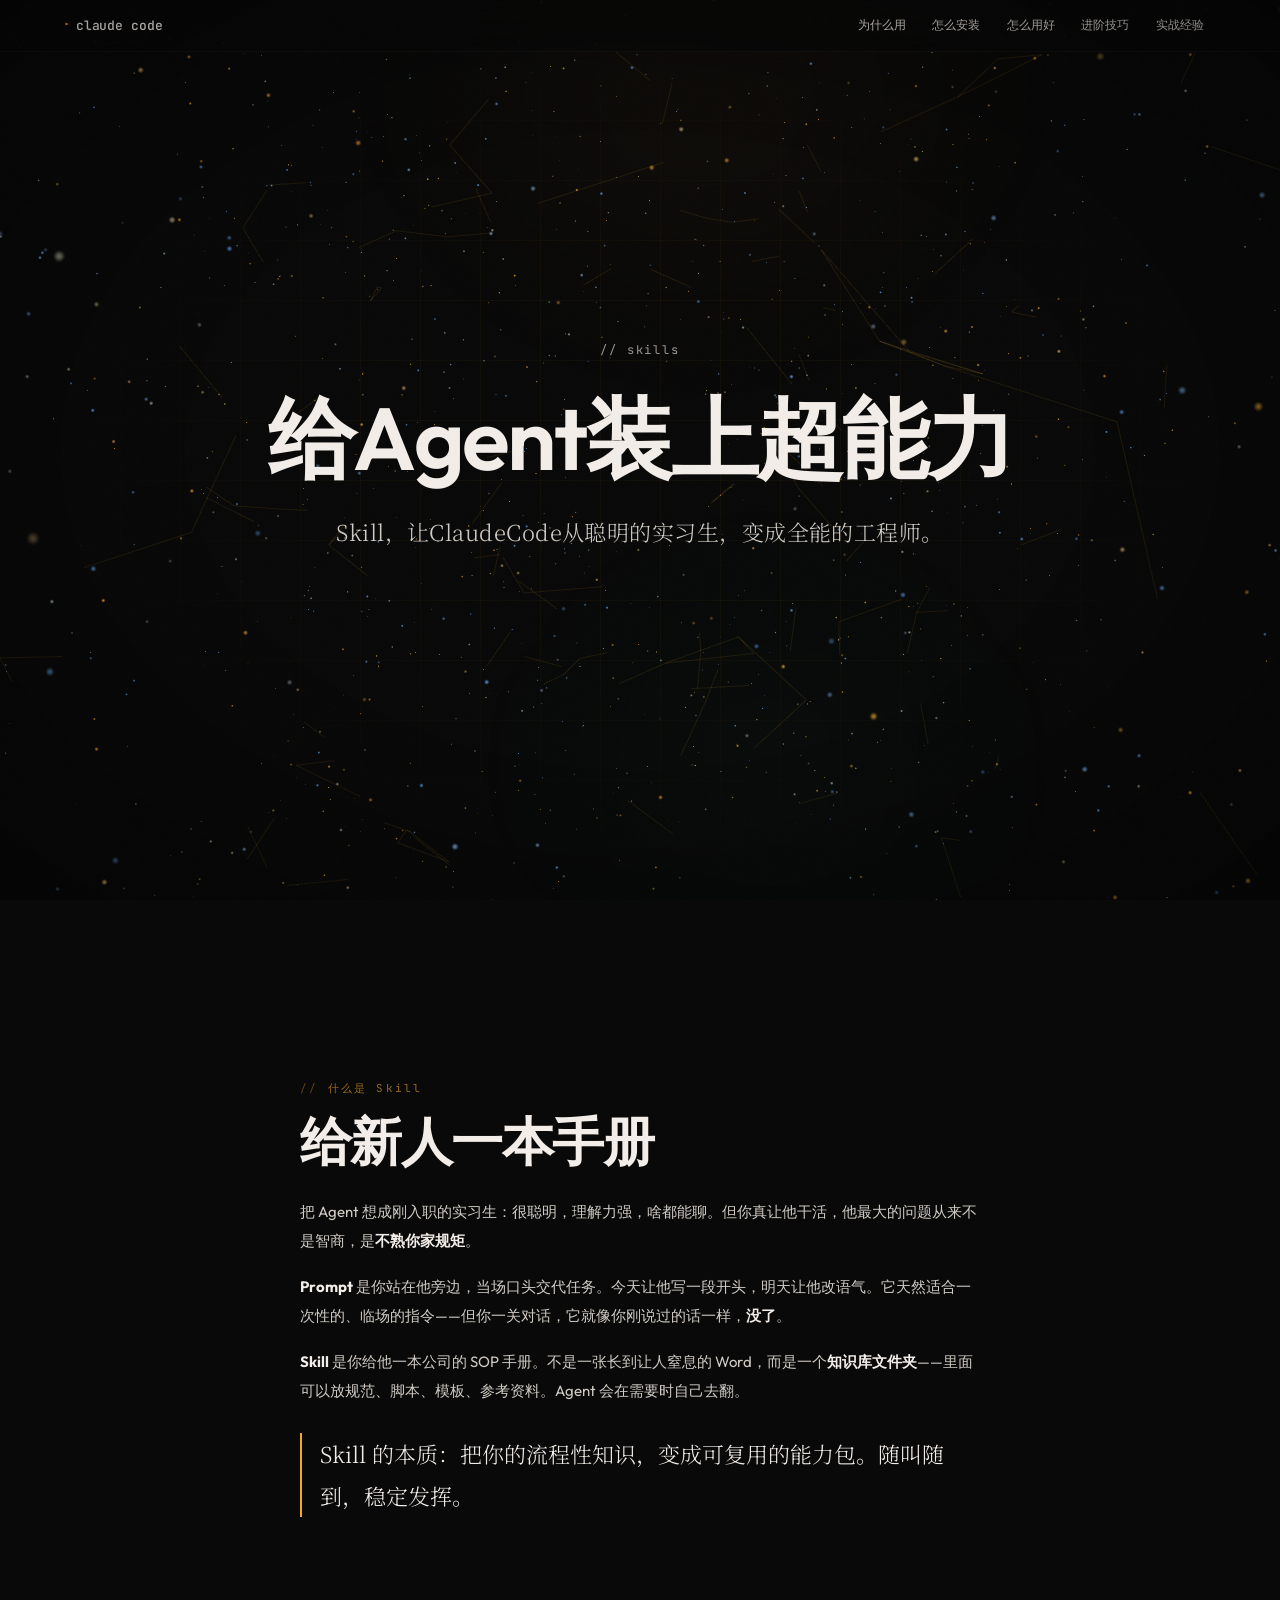
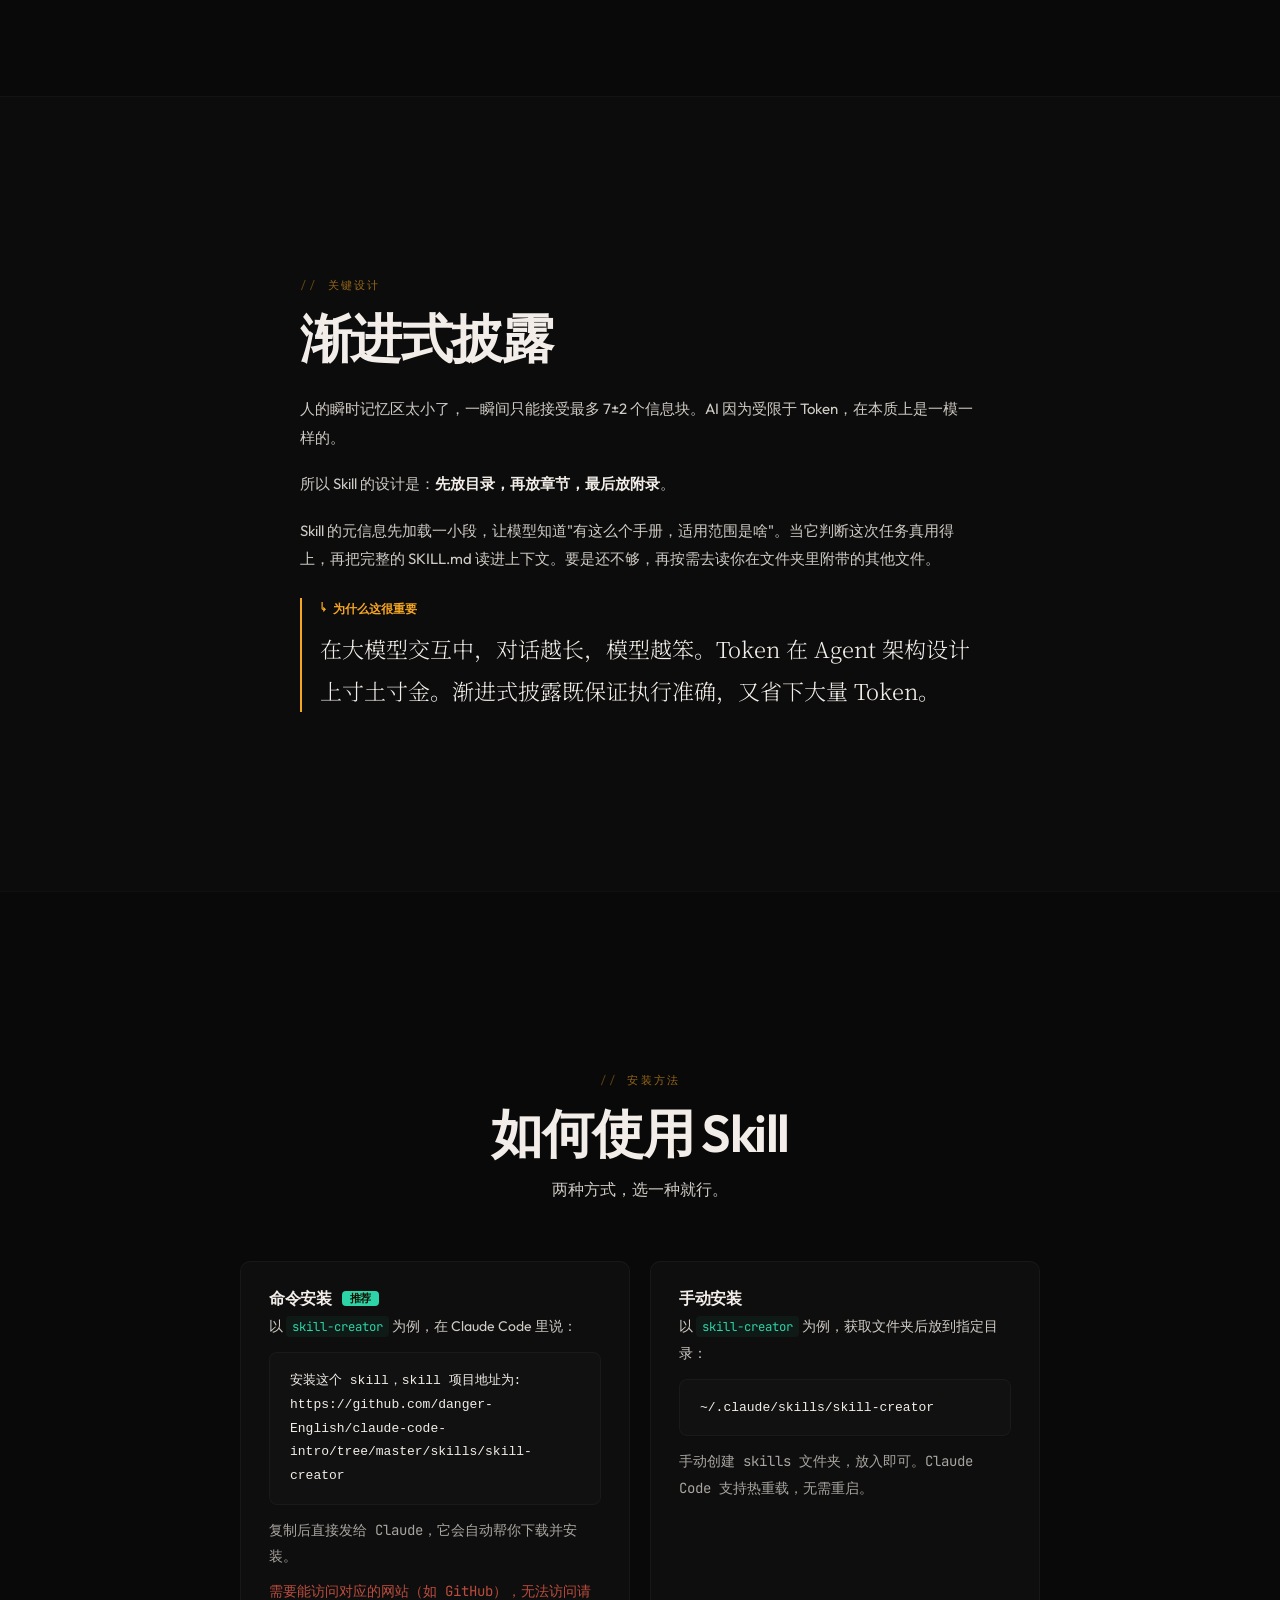
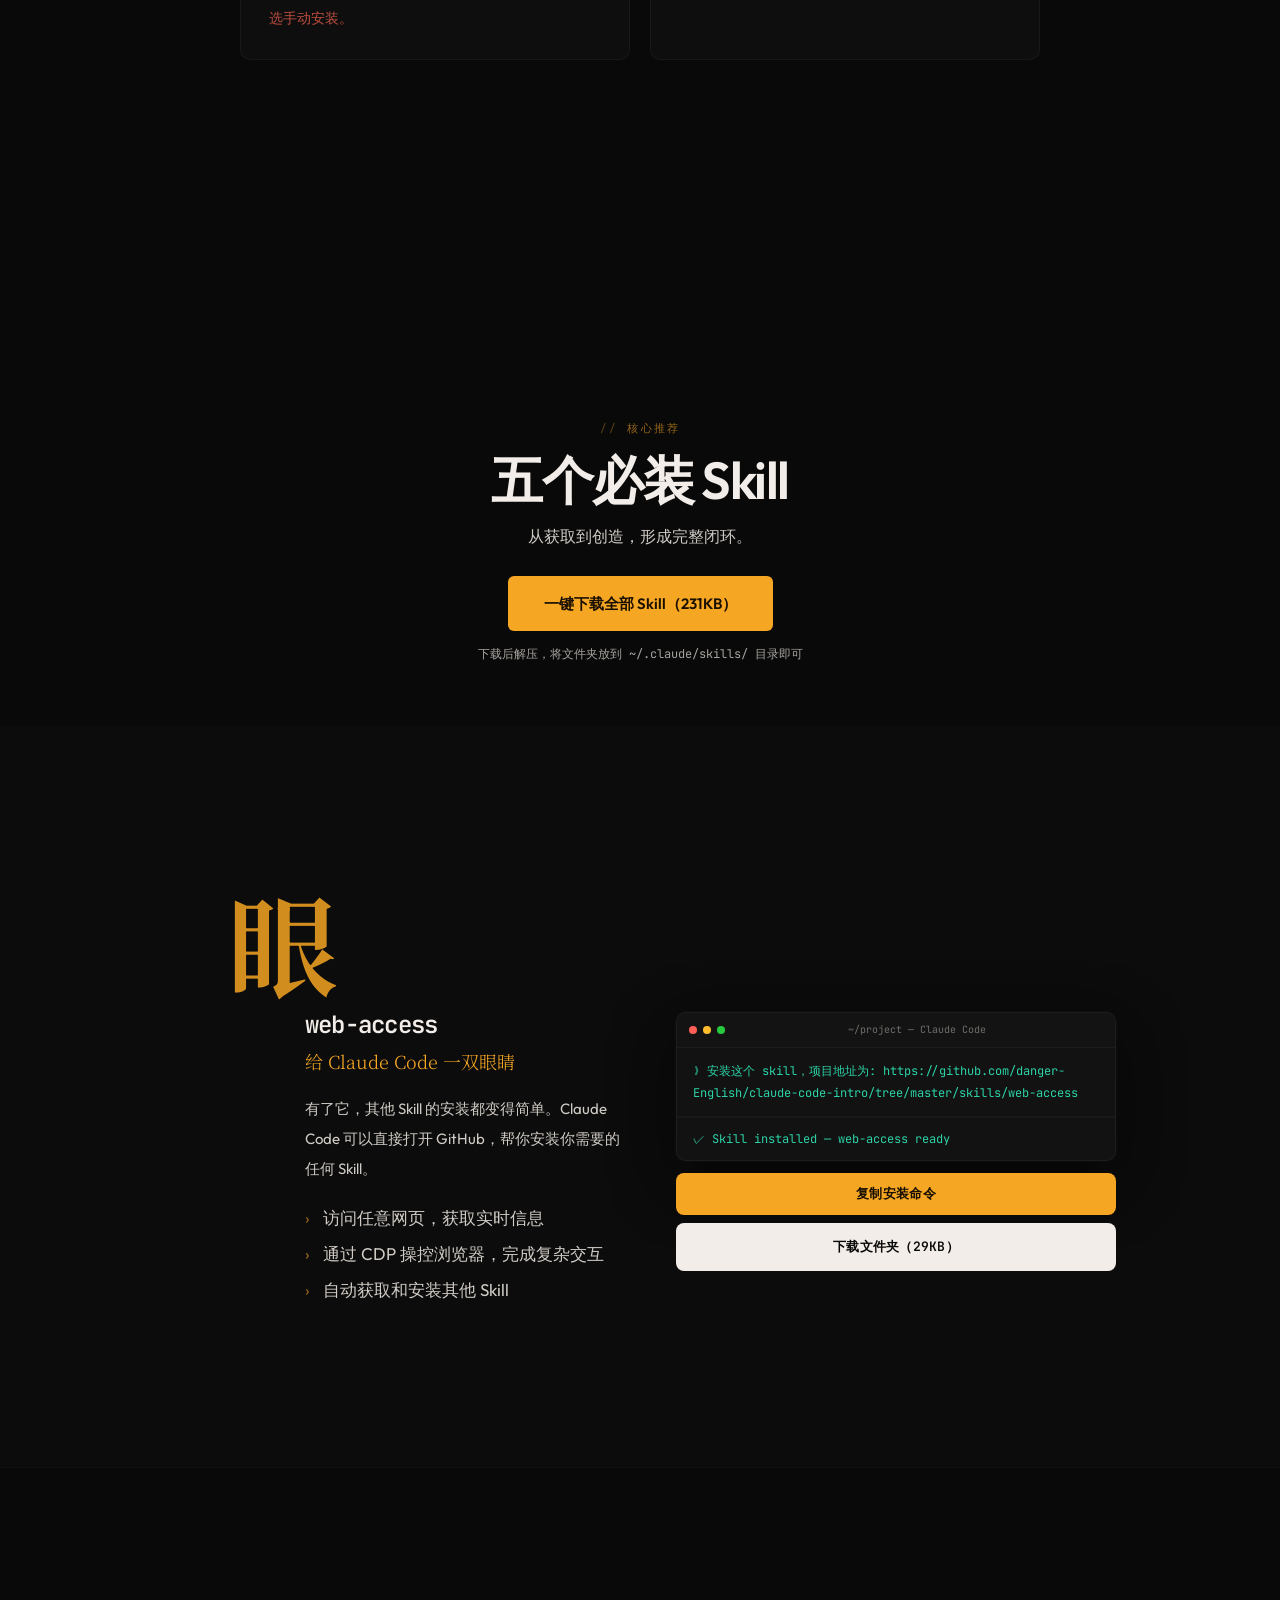
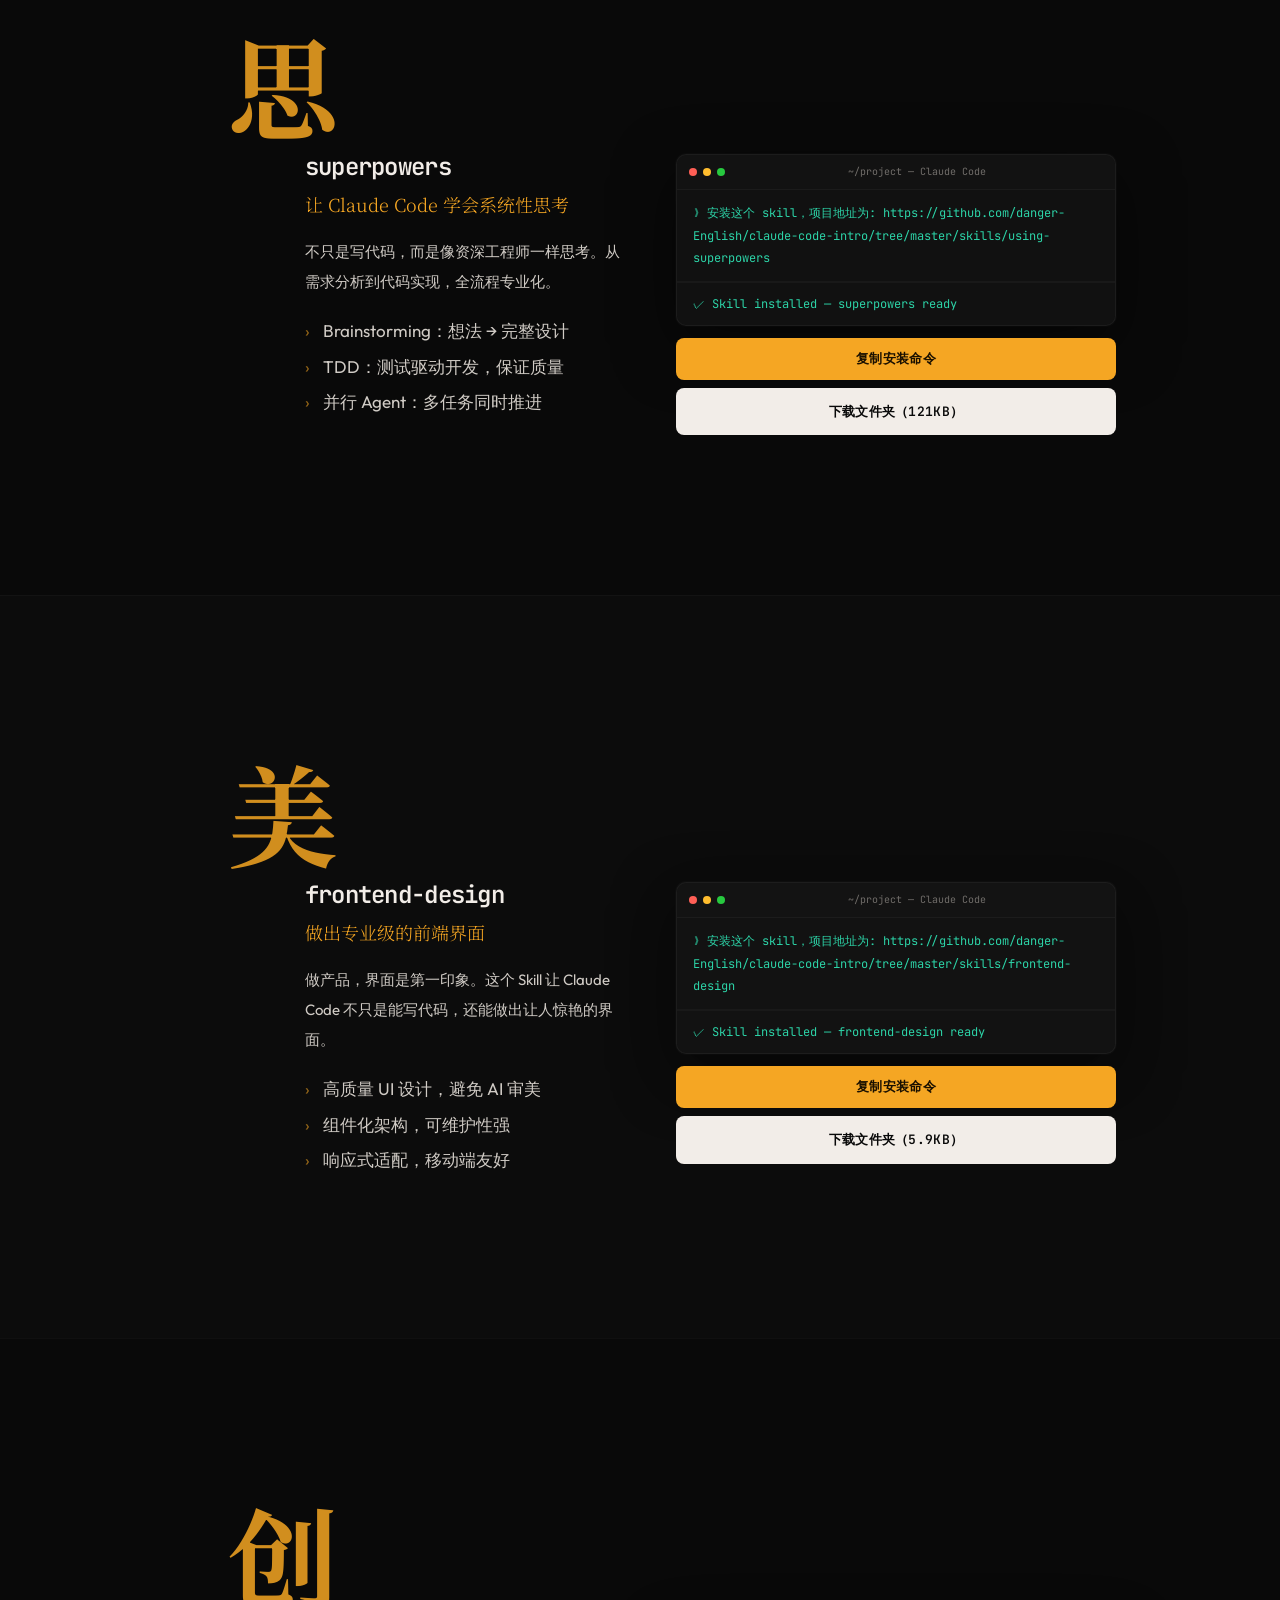
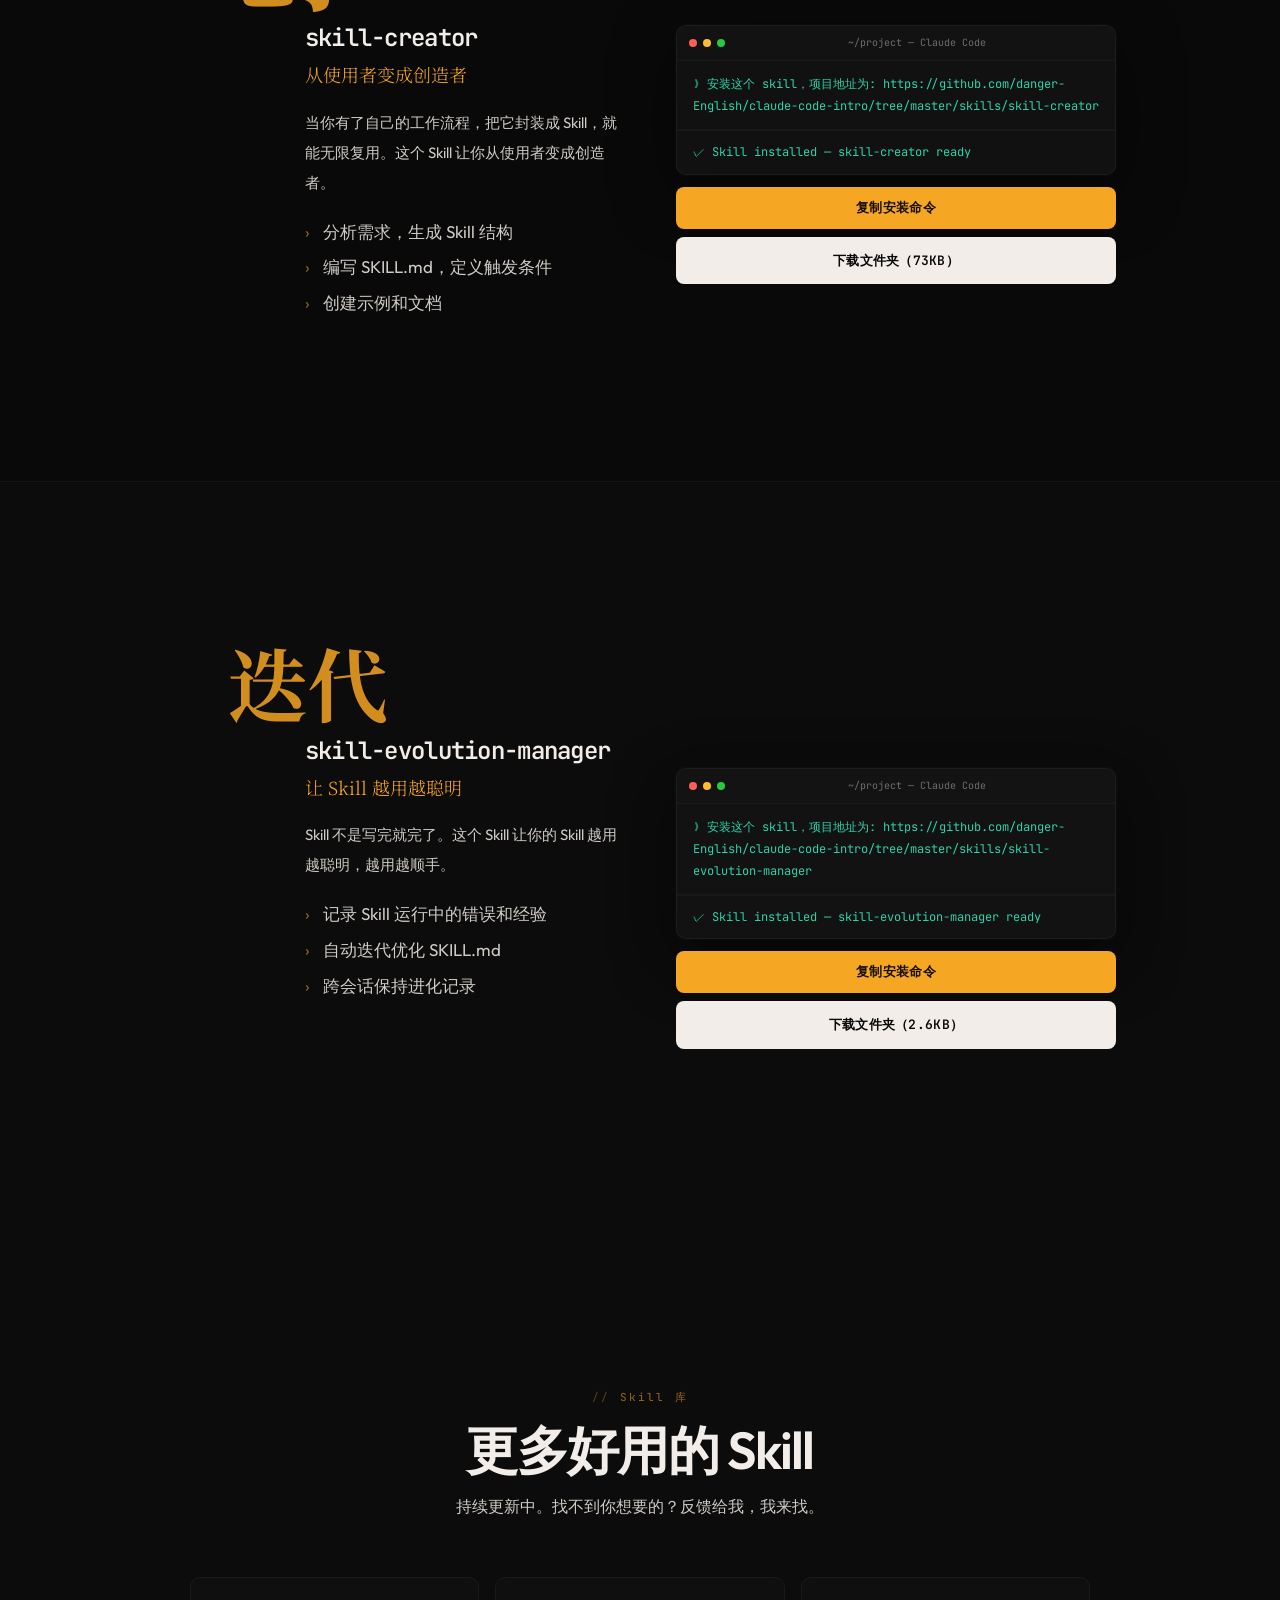
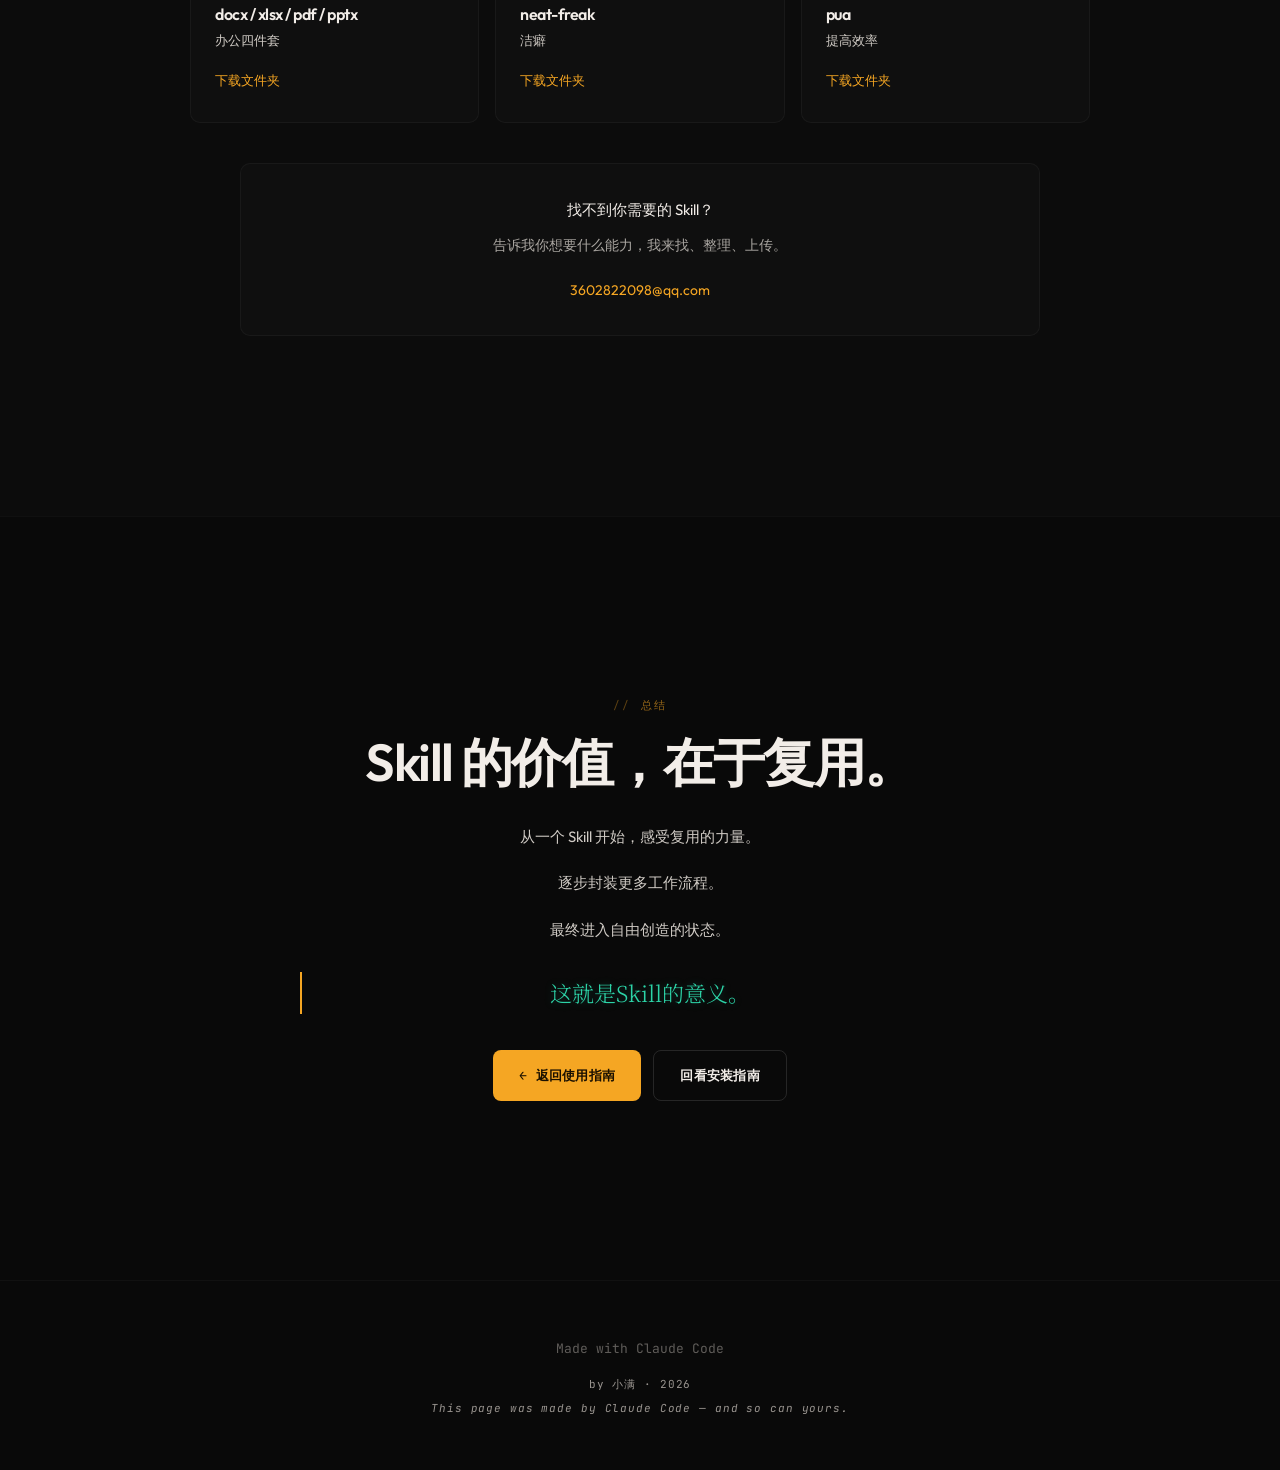
<file: skills.html>
<!DOCTYPE html>
<html lang="zh-CN">
<head>
<meta charset="UTF-8">
<meta name="viewport" content="width=device-width, initial-scale=1.0">
<title>进阶技巧：Skill</title>
<meta name="description" content="Skill 是什么？如何用好 Skill？推荐五个核心 Skill，让你的 Claude Code 能力翻倍。">
<meta property="og:title" content="进阶技巧：Skill">
<meta property="og:description" content="Skill 是什么？如何用好 Skill？推荐五个核心 Skill。">
<meta property="og:type" content="website">
<link rel="icon" href="data:image/svg+xml,<svg xmlns='http://www.w3.org/2000/svg' viewBox='0 0 100 100'><text y='.9em' font-size='90'>▸</text></svg>">
<link rel="preconnect" href="https://fonts.googleapis.com">
<link rel="preconnect" href="https://fonts.gstatic.com" crossorigin>
<link href="https://fonts.googleapis.com/css2?family=JetBrains+Mono:wght@300;400;500;600;700&family=Noto+Serif+SC:wght@200;300;400;500;600;700&family=Outfit:wght@300;400;500;600;700&display=swap" rel="stylesheet">
<link rel="stylesheet" href="style.css">
</head>
<body>

<div class="progress" id="progress"></div>

<nav class="nav">
  <a href="index.html" class="nav-logo">claude code</a>
  <div class="nav-links">
    <a href="index.html">为什么用</a>
    <a href="install.html">怎么安装</a>
    <a href="usage.html">怎么用好</a>
    <a href="skills.html" class="active">进阶技巧</a>
    <a href="experience.html">实战经验</a>
  </div>
</nav>

<!-- ============ HERO ============ -->
<section class="hero" style="min-height:100vh;">
  <div class="hero-bg"></div>
  <div class="hero-content">
    <p class="hero-eyebrow">// skills</p>
    <h1 style="min-height:90px;">
      <span class="decode" data-decode-hero data-decode-delay="800" data-text="给 Agent 装上超能力">给 Agent 装上超能力</span>
    </h1>
    <p class="hero-sub">
      <span class="decode" data-decode-hero data-decode-delay="2200" data-text="Skill，让 Claude Code 从聪明的实习生，变成全能的工程师。">Skill，让 Claude Code 从聪明的实习生，变成全能的工程师。</span>
    </p>
  </div>
</section>

<!-- ============ WHAT IS SKILL ============ -->
<section class="section">
  <div class="container">
    <div class="reveal" style="max-width:680px;margin:0 auto;">
      <div class="section-tag">什么是 Skill</div>
      <h2 class="section-title" style="margin-bottom:28px;"><span class="decode" data-text="给新人一本手册">给新人一本手册</span></h2>
      <div class="prose">
        <p>把 Agent 想成刚入职的实习生：很聪明，理解力强，啥都能聊。但你真让他干活，他最大的问题从来不是智商，是<strong style="color:var(--ink);">不熟你家规矩</strong>。</p>
        <p><strong style="color:var(--ink);">Prompt</strong> 是你站在他旁边，当场口头交代任务。今天让他写一段开头，明天让他改语气。它天然适合一次性的、临场的指令——但你一关对话，它就像你刚说过的话一样，<strong style="color:var(--ink);">没了</strong>。</p>
        <p><strong style="color:var(--ink);">Skill</strong> 是你给他一本公司的 SOP 手册。不是一张长到让人窒息的 Word，而是一个<strong style="color:var(--ink);">知识库文件夹</strong>——里面可以放规范、脚本、模板、参考资料。Agent 会在需要时自己去翻。</p>
      </div>
      <blockquote class="pull-quote" style="margin-top:28px;">Skill 的本质：把你的流程性知识，变成可复用的能力包。随叫随到，稳定发挥。</blockquote>
    </div>
  </div>
</section>

<!-- ============ PROGRESSIVE DISCLOSURE ============ -->
<section class="section" style="background:var(--bg-alt);">
  <div class="container">
    <div class="reveal" style="max-width:680px;margin:0 auto;">
      <div class="section-tag">关键设计</div>
      <h2 class="section-title" style="margin-bottom:28px;"><span class="decode" data-text="渐进式披露">渐进式披露</span></h2>
      <div class="prose">
        <p>人的瞬时记忆区太小了，一瞬间只能接受最多 7±2 个信息块。AI 因为受限于 Token，在本质上是一模一样的。</p>
        <p>所以 Skill 的设计是：<strong style="color:var(--ink);">先放目录，再放章节，最后放附录</strong>。</p>
        <p>Skill 的元信息先加载一小段，让模型知道"有这么个手册，适用范围是啥"。当它判断这次任务真用得上，再把完整的 SKILL.md 读进上下文。要是还不够，再按需去读你在文件夹里附带的其他文件。</p>
      </div>
      <div class="pull-quote" style="margin-top:24px;">
        <div style="font-family:var(--ff-mono);font-size:12px;font-weight:600;color:var(--accent);margin-bottom:8px;">↳ 为什么这很重要</div>
        <p style="font-size:inherit;color:inherit;line-height:inherit;margin:0;">在大模型交互中，对话越长，模型越笨。Token 在 Agent 架构设计上寸土寸金。渐进式披露既保证执行准确，又省下大量 Token。</p>
      </div>
    </div>
  </div>
</section>

<!-- ============ HOW TO USE ============ -->
<section class="section">
  <div class="container">
    <div class="section-hd reveal">
      <div class="section-tag">安装方法</div>
      <h2 class="section-title">如何使用 Skill</h2>
      <p class="section-desc">两种方式，选一种就行。</p>
    </div>

    <div class="grid-2 reveal" style="max-width:800px;margin:0 auto;">
      <div class="card">
        <h3>命令安装 <span class="badge-recommended">推荐</span></h3>
        <p>以 <code>skill-creator</code> 为例，在 Claude Code 里说：</p>
        <div class="code-block" style="margin-top:12px;">
          <code>安装这个 skill，skill 项目地址为:<br>https://github.com/danger-English/claude-code-intro/tree/master/skills/skill-creator</code>
        </div>
        <p class="hint-text" style="margin-top:12px;">复制后直接发给 Claude，它会自动帮你下载并安装。</p>
        <p class="hint-text" style="margin-top:8px;color:#E85D4A;">需要能访问对应的网站（如 GitHub），无法访问请选手动安装。</p>
      </div>
      <div class="card">
        <h3>手动安装</h3>
        <p>以 <code>skill-creator</code> 为例，获取文件夹后放到指定目录：</p>
        <div class="code-block" style="margin-top:12px;">
          <code>~/.claude/skills/skill-creator</code>
        </div>
        <p class="hint-text" style="margin-top:12px;">手动创建 skills 文件夹，放入即可。Claude Code 支持热重载，无需重启。</p>
      </div>
    </div>
  </div>
</section>

<!-- ============ RECOMMENDED SKILLS ============ -->
<section class="section-hd-only" style="padding:clamp(80px,14vw,180px) 0 clamp(40px,6vw,60px);text-align:center;">
  <div class="container">
    <div class="reveal">
      <div class="section-tag">核心推荐</div>
      <h2 class="section-title">五个必装 Skill</h2>
      <p class="section-desc">从获取到创造，形成完整闭环。</p>
      <a href="claude-code-skills.zip" download style="display:inline-block;margin-top:24px;padding:14px 36px;background:var(--accent);color:#1A1000;font-family:var(--mono);font-weight:600;font-size:15px;border-radius:6px;text-decoration:none;transition:all .2s;">一键下载全部 Skill（231KB）</a>
      <p class="hint-text" style="margin-top:12px;">下载后解压，将文件夹放到 ~/.claude/skills/ 目录即可</p>
    </div>
  </div>
</section>

<!-- Skill 1: 眼 — web-access -->
<section class="skill-showcase" style="background:var(--bg-alt);">
  <div class="container">
    <div class="skill-showcase-inner reveal">
      <div class="skill-showcase-text">
        <div class="skill-char">眼</div>
        <div class="skill-showcase-meta">
          <h2 class="skill-showcase-title">web-access</h2>
          <p class="skill-showcase-role">给 Claude Code 一双眼睛</p>
          <p class="skill-showcase-desc">有了它，其他 Skill 的安装都变得简单。Claude Code 可以直接打开 GitHub，帮你安装你需要的任何 Skill。</p>
          <ul class="skill-showcase-list">
            <li>访问任意网页，获取实时信息</li>
            <li>通过 CDP 操控浏览器，完成复杂交互</li>
            <li>自动获取和安装其他 Skill</li>
          </ul>
        </div>
      </div>
      <div class="skill-showcase-terminal-wrap">
        <div class="showcase-terminal">
          <div class="terminal-bar">
            <div class="terminal-dot r"></div>
            <div class="terminal-dot y"></div>
            <div class="terminal-dot g"></div>
            <span class="terminal-bar-title">~/project — Claude Code</span>
          </div>
          <div class="terminal-body">
            <div class="showcase-cmd">安装这个 skill，项目地址为: https://github.com/danger-English/claude-code-intro/tree/master/skills/web-access</div>
            <div class="showcase-terminal-success">
              <span class="t-success">✓ Skill installed — web-access ready</span>
            </div>
          </div>
        </div>
        <button class="skill-install-btn" onclick="copyInstall('安装这个 skill，skill 项目地址为: https://github.com/danger-English/claude-code-intro/tree/master/skills/web-access')">复制安装命令</button>
        <a class="skill-install-btn" href="web-access.zip" download style="text-decoration:none;display:inline-block;margin-top:8px;background:var(--ink);color:var(--bg);">下载文件夹（29KB）</a>
      </div>
    </div>
  </div>
</section>

<!-- Skill 2: 思 — superpowers -->
<section class="skill-showcase">
  <div class="container">
    <div class="skill-showcase-inner reveal">
      <div class="skill-showcase-text">
        <div class="skill-char">思</div>
        <div class="skill-showcase-meta">
          <h2 class="skill-showcase-title">superpowers</h2>
          <p class="skill-showcase-role">让 Claude Code 学会系统性思考</p>
          <p class="skill-showcase-desc">不只是写代码，而是像资深工程师一样思考。从需求分析到代码实现，全流程专业化。</p>
          <ul class="skill-showcase-list">
            <li>Brainstorming：想法 → 完整设计</li>
            <li>TDD：测试驱动开发，保证质量</li>
            <li>并行 Agent：多任务同时推进</li>
          </ul>
        </div>
      </div>
      <div class="skill-showcase-terminal-wrap">
        <div class="showcase-terminal">
          <div class="terminal-bar">
            <div class="terminal-dot r"></div>
            <div class="terminal-dot y"></div>
            <div class="terminal-dot g"></div>
            <span class="terminal-bar-title">~/project — Claude Code</span>
          </div>
          <div class="terminal-body">
            <div class="showcase-cmd">安装这个 skill，项目地址为: https://github.com/danger-English/claude-code-intro/tree/master/skills/using-superpowers</div>
            <div class="showcase-terminal-success">
              <span class="t-success">✓ Skill installed — superpowers ready</span>
            </div>
          </div>
        </div>
        <button class="skill-install-btn" onclick="copyInstall('安装这个 skill，skill 项目地址为: https://github.com/danger-English/claude-code-intro/tree/master/skills/using-superpowers')">复制安装命令</button>
        <a class="skill-install-btn" href="superpowers.zip" download style="text-decoration:none;display:inline-block;margin-top:8px;background:var(--ink);color:var(--bg);">下载文件夹（121KB）</a>
      </div>
    </div>
  </div>
</section>

<!-- Skill 3: 美 — frontend-design -->
<section class="skill-showcase" style="background:var(--bg-alt);">
  <div class="container">
    <div class="skill-showcase-inner reveal">
      <div class="skill-showcase-text">
        <div class="skill-char">美</div>
        <div class="skill-showcase-meta">
          <h2 class="skill-showcase-title">frontend-design</h2>
          <p class="skill-showcase-role">做出专业级的前端界面</p>
          <p class="skill-showcase-desc">做产品，界面是第一印象。这个 Skill 让 Claude Code 不只是能写代码，还能做出让人惊艳的界面。</p>
          <ul class="skill-showcase-list">
            <li>高质量 UI 设计，避免 AI 审美</li>
            <li>组件化架构，可维护性强</li>
            <li>响应式适配，移动端友好</li>
          </ul>
        </div>
      </div>
      <div class="skill-showcase-terminal-wrap">
        <div class="showcase-terminal">
          <div class="terminal-bar">
            <div class="terminal-dot r"></div>
            <div class="terminal-dot y"></div>
            <div class="terminal-dot g"></div>
            <span class="terminal-bar-title">~/project — Claude Code</span>
          </div>
          <div class="terminal-body">
            <div class="showcase-cmd">安装这个 skill，项目地址为: https://github.com/danger-English/claude-code-intro/tree/master/skills/frontend-design</div>
            <div class="showcase-terminal-success">
              <span class="t-success">✓ Skill installed — frontend-design ready</span>
            </div>
          </div>
        </div>
        <button class="skill-install-btn" onclick="copyInstall('安装这个 skill，skill 项目地址为: https://github.com/danger-English/claude-code-intro/tree/master/skills/frontend-design')">复制安装命令</button>
        <a class="skill-install-btn" href="frontend-design.zip" download style="text-decoration:none;display:inline-block;margin-top:8px;background:var(--ink);color:var(--bg);">下载文件夹（5.9KB）</a>
      </div>
    </div>
  </div>
</section>

<!-- Skill 4: 创 — skill-creator -->
<section class="skill-showcase">
  <div class="container">
    <div class="skill-showcase-inner reveal">
      <div class="skill-showcase-text">
        <div class="skill-char">创</div>
        <div class="skill-showcase-meta">
          <h2 class="skill-showcase-title">skill-creator</h2>
          <p class="skill-showcase-role">从使用者变成创造者</p>
          <p class="skill-showcase-desc">当你有了自己的工作流程，把它封装成 Skill，就能无限复用。这个 Skill 让你从使用者变成创造者。</p>
          <ul class="skill-showcase-list">
            <li>分析需求，生成 Skill 结构</li>
            <li>编写 SKILL.md，定义触发条件</li>
            <li>创建示例和文档</li>
          </ul>
        </div>
      </div>
      <div class="skill-showcase-terminal-wrap">
        <div class="showcase-terminal">
          <div class="terminal-bar">
            <div class="terminal-dot r"></div>
            <div class="terminal-dot y"></div>
            <div class="terminal-dot g"></div>
            <span class="terminal-bar-title">~/project — Claude Code</span>
          </div>
          <div class="terminal-body">
            <div class="showcase-cmd">安装这个 skill，项目地址为: https://github.com/danger-English/claude-code-intro/tree/master/skills/skill-creator</div>
            <div class="showcase-terminal-success">
              <span class="t-success">✓ Skill installed — skill-creator ready</span>
            </div>
          </div>
        </div>
        <button class="skill-install-btn" onclick="copyInstall('安装这个 skill，skill 项目地址为: https://github.com/danger-English/claude-code-intro/tree/master/skills/skill-creator')">复制安装命令</button>
        <a class="skill-install-btn" href="skill-creator.zip" download style="text-decoration:none;display:inline-block;margin-top:8px;background:var(--ink);color:var(--bg);">下载文件夹（73KB）</a>
      </div>
    </div>
  </div>
</section>

<!-- Skill 5: 迭代 — skill-evolution-manager -->
<section class="skill-showcase" style="background:var(--bg-alt);">
  <div class="container">
    <div class="skill-showcase-inner reveal">
      <div class="skill-showcase-text">
        <div class="skill-char" style="font-size:clamp(56px,8vw,80px);">迭代</div>
        <div class="skill-showcase-meta">
          <h2 class="skill-showcase-title">skill-evolution-manager</h2>
          <p class="skill-showcase-role">让 Skill 越用越聪明</p>
          <p class="skill-showcase-desc">Skill 不是写完就完了。这个 Skill 让你的 Skill 越用越聪明，越用越顺手。</p>
          <ul class="skill-showcase-list">
            <li>记录 Skill 运行中的错误和经验</li>
            <li>自动迭代优化 SKILL.md</li>
            <li>跨会话保持进化记录</li>
          </ul>
        </div>
      </div>
      <div class="skill-showcase-terminal-wrap">
        <div class="showcase-terminal">
          <div class="terminal-bar">
            <div class="terminal-dot r"></div>
            <div class="terminal-dot y"></div>
            <div class="terminal-dot g"></div>
            <span class="terminal-bar-title">~/project — Claude Code</span>
          </div>
          <div class="terminal-body">
            <div class="showcase-cmd">安装这个 skill，项目地址为: https://github.com/danger-English/claude-code-intro/tree/master/skills/skill-evolution-manager</div>
            <div class="showcase-terminal-success">
              <span class="t-success">✓ Skill installed — skill-evolution-manager ready</span>
            </div>
          </div>
        </div>
        <button class="skill-install-btn" onclick="copyInstall('安装这个 skill，skill 项目地址为: https://github.com/danger-English/claude-code-intro/tree/master/skills/skill-evolution-manager')">复制安装命令</button>
        <a class="skill-install-btn" href="skill-evolution-manager.zip" download style="text-decoration:none;display:inline-block;margin-top:8px;background:var(--ink);color:var(--bg);">下载文件夹（2.6KB）</a>
      </div>
    </div>
  </div>
</section>

<!-- ============ SKILL LIBRARY ============ -->
<section class="section" style="background:var(--bg-alt);">
  <div class="container">
    <div class="section-hd reveal">
      <div class="section-tag">Skill 库</div>
      <h2 class="section-title">更多好用的 Skill</h2>
      <p class="section-desc">持续更新中。找不到你想要的？反馈给我，我来找。</p>
    </div>

    <div class="grid-3 reveal" style="max-width:900px;margin:0 auto;gap:16px;">
      <div class="card" style="padding:28px 24px;">
        <h3 style="margin:0 0 4px;">docx / xlsx / pdf / pptx</h3>
        <p style="font-size:13px;color:var(--ink-2);margin:0 0 12px;">办公四件套</p>
        <a href="office-skills.zip" download style="font-family:var(--mono);font-size:13px;color:var(--accent);text-decoration:none;">下载文件夹</a>
      </div>
      <div class="card" style="padding:28px 24px;">
        <h3 style="margin:0 0 4px;">neat-freak</h3>
        <p style="font-size:13px;color:var(--ink-2);margin:0 0 12px;">洁癖</p>
        <a href="neat-freak.zip" download style="font-family:var(--mono);font-size:13px;color:var(--accent);text-decoration:none;">下载文件夹</a>
      </div>
      <div class="card" style="padding:28px 24px;">
        <h3 style="margin:0 0 4px;">pua</h3>
        <p style="font-size:13px;color:var(--ink-2);margin:0 0 12px;">提高效率</p>
        <a href="pua.zip" download style="font-family:var(--mono);font-size:13px;color:var(--accent);text-decoration:none;">下载文件夹</a>
      </div>
    </div>

    <div class="reveal" style="max-width:800px;margin:40px auto 0;text-align:center;">
      <div class="card" style="padding:32px;">
        <p style="font-size:15px;color:var(--ink-1);margin:0 0 8px;">找不到你需要的 Skill？</p>
        <p class="hint-text" style="margin:0 0 16px;">告诉我你想要什么能力，我来找、整理、上传。</p>
        <a href="mailto:3602822098@qq.com" style="font-family:var(--mono);font-size:14px;color:var(--accent);text-decoration:none;">3602822098@qq.com</a>
      </div>
    </div>
  </div>
</section>

<!-- ============ SUMMARY ============ -->
<section class="section">
  <div class="container">
    <div class="reveal" style="max-width:680px;margin:0 auto;text-align:center;">
      <div class="section-tag">总结</div>
      <h2 class="section-title" style="margin-bottom:28px;line-height:1.25;">
        Skill 的价值，在于复用。
      </h2>
      <div class="prose" style="margin-bottom:36px;">
        <p>从一个 Skill 开始，感受复用的力量。</p>
        <p>逐步封装更多工作流程。</p>
        <p>最终进入自由创造的状态。</p>
        <p class="pull-quote"><span class="decode" data-text="这就是 Skill 的意义。">这就是 Skill 的意义。</span></p>
      </div>
      <div class="btn-group">
        <a href="usage.html" class="btn btn-primary">← 返回使用指南</a>
        <a href="install.html" class="btn btn-secondary">回看安装指南</a>
      </div>
    </div>
  </div>
</section>

<footer>
  <div class="footer-mark">Made with Claude Code</div>
  <p class="footer-line">by 小满 · 2026</p>
  <p class="footer-line en">This page was made by Claude Code — and so can yours.</p>
</footer>

<script defer src="three.min.js"></script>
<script defer src="particles.js"></script>
<script src="shared.js"></script>
<script>
function copyInstall(cmd) {
  navigator.clipboard.writeText(cmd).then(() => {
    const btn = event.target;
    const orig = btn.textContent;
    btn.textContent = '已复制 ✓';
    btn.style.background = 'var(--term-green)';
    btn.style.color = '#1A1000';
    setTimeout(() => {
      btn.textContent = orig;
      btn.style.background = '';
      btn.style.color = '';
    }, 2000);
  }).catch(() => {
    const btn = event.target;
    btn.textContent = '复制失败';
    setTimeout(() => { btn.textContent = '复制安装命令'; }, 2000);
  });
}
</script>
</body>
</html>
</file>
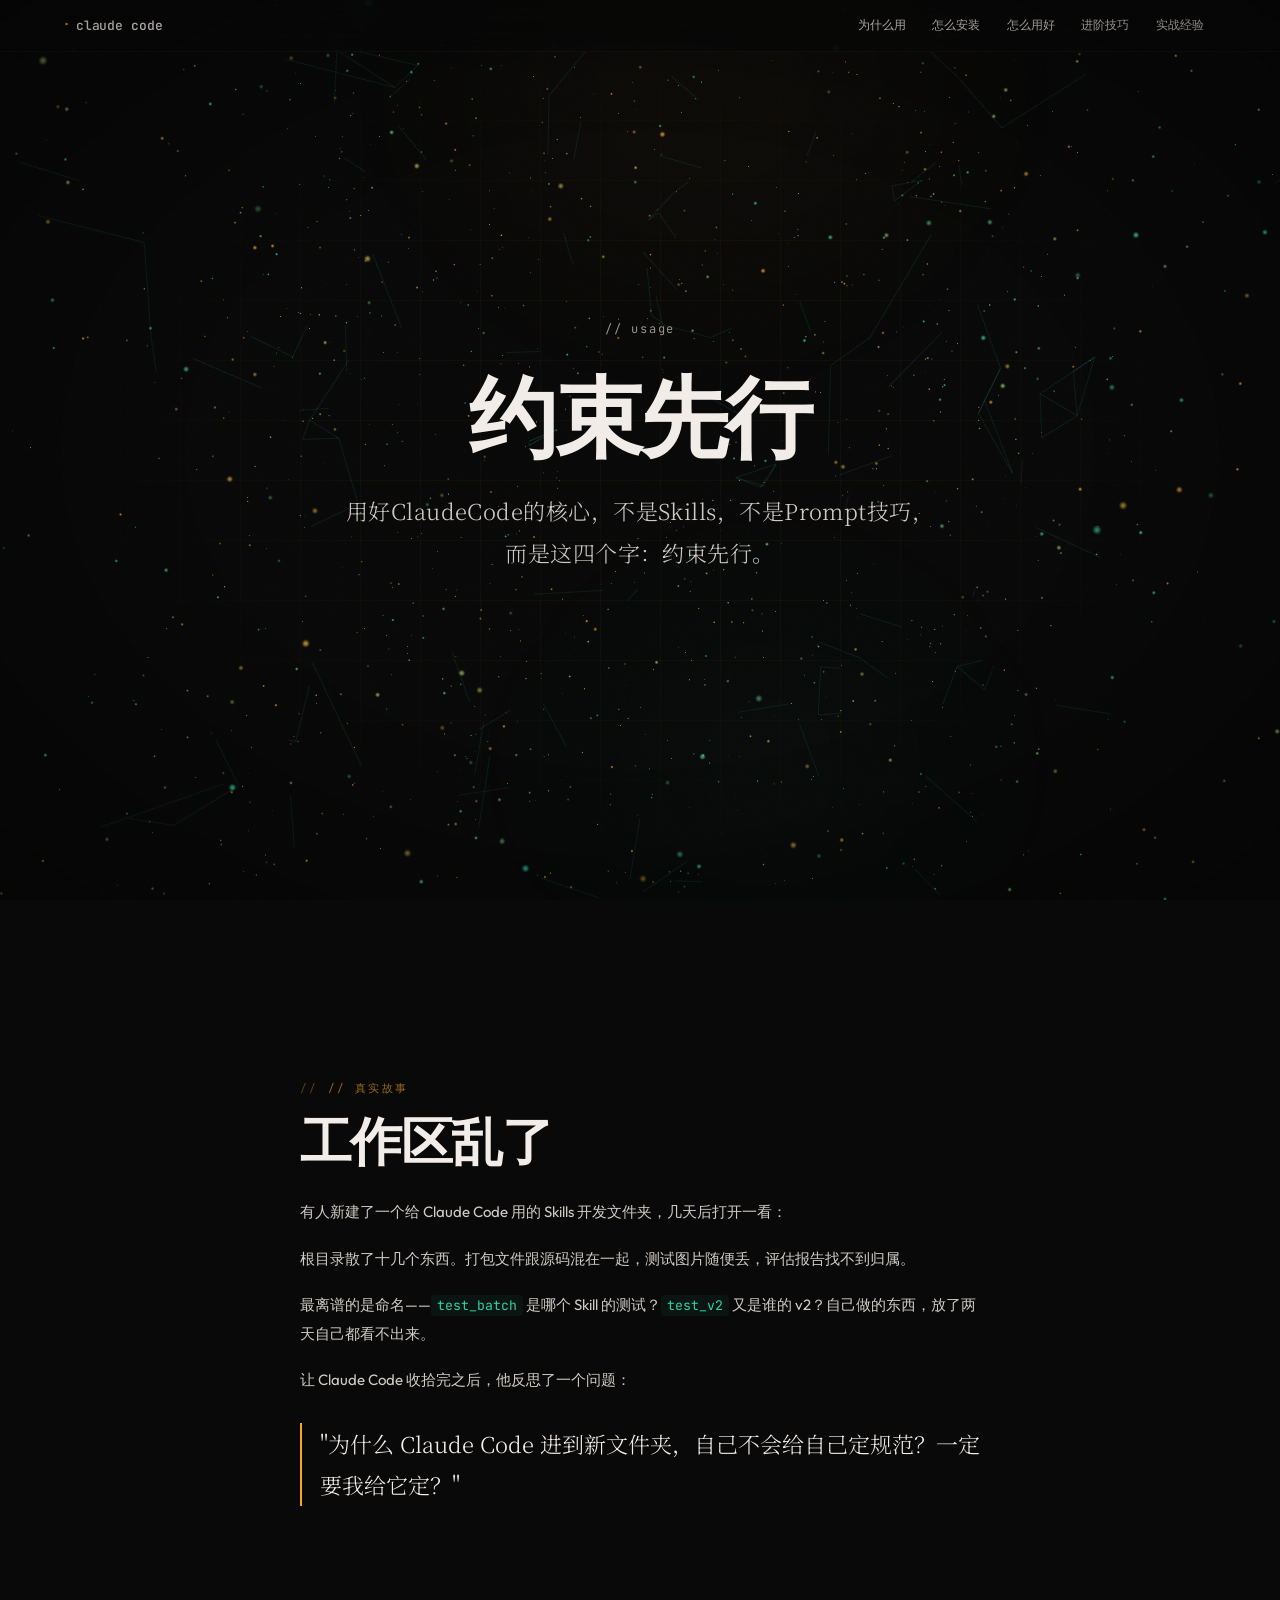
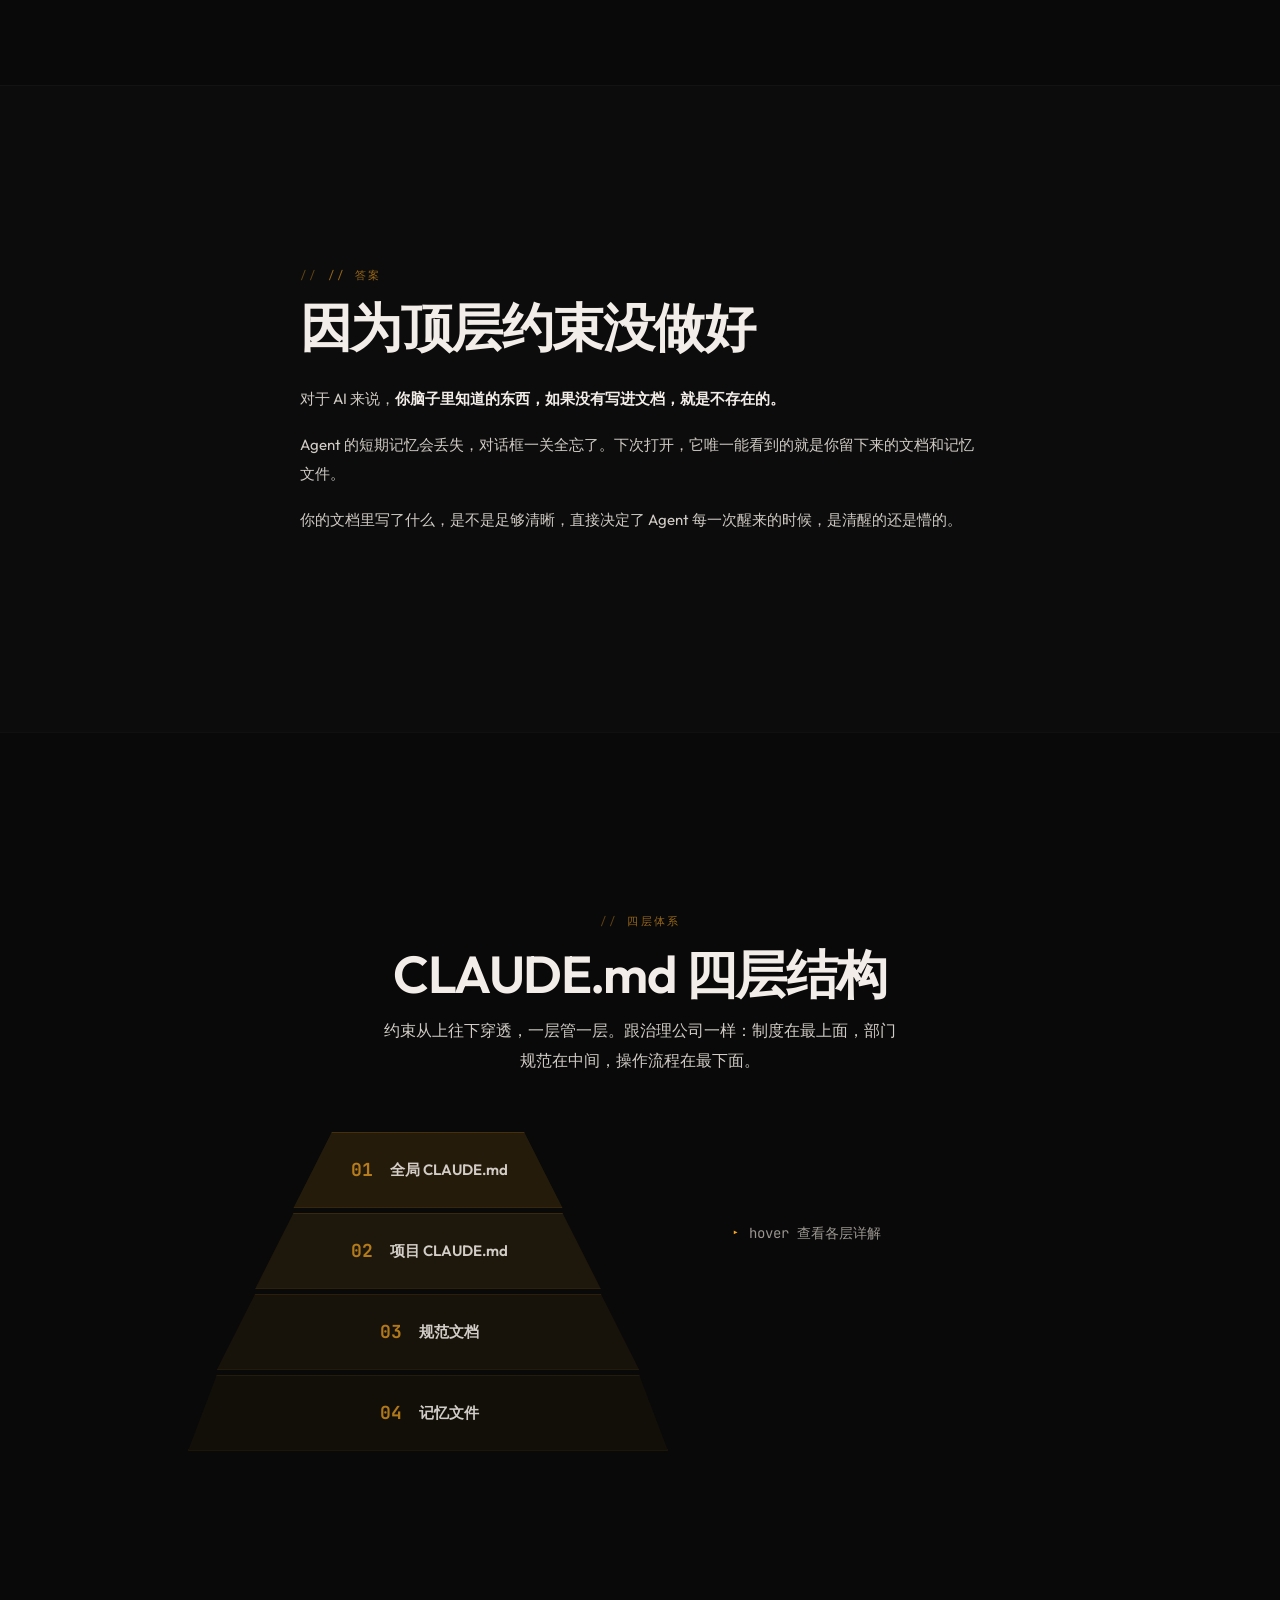
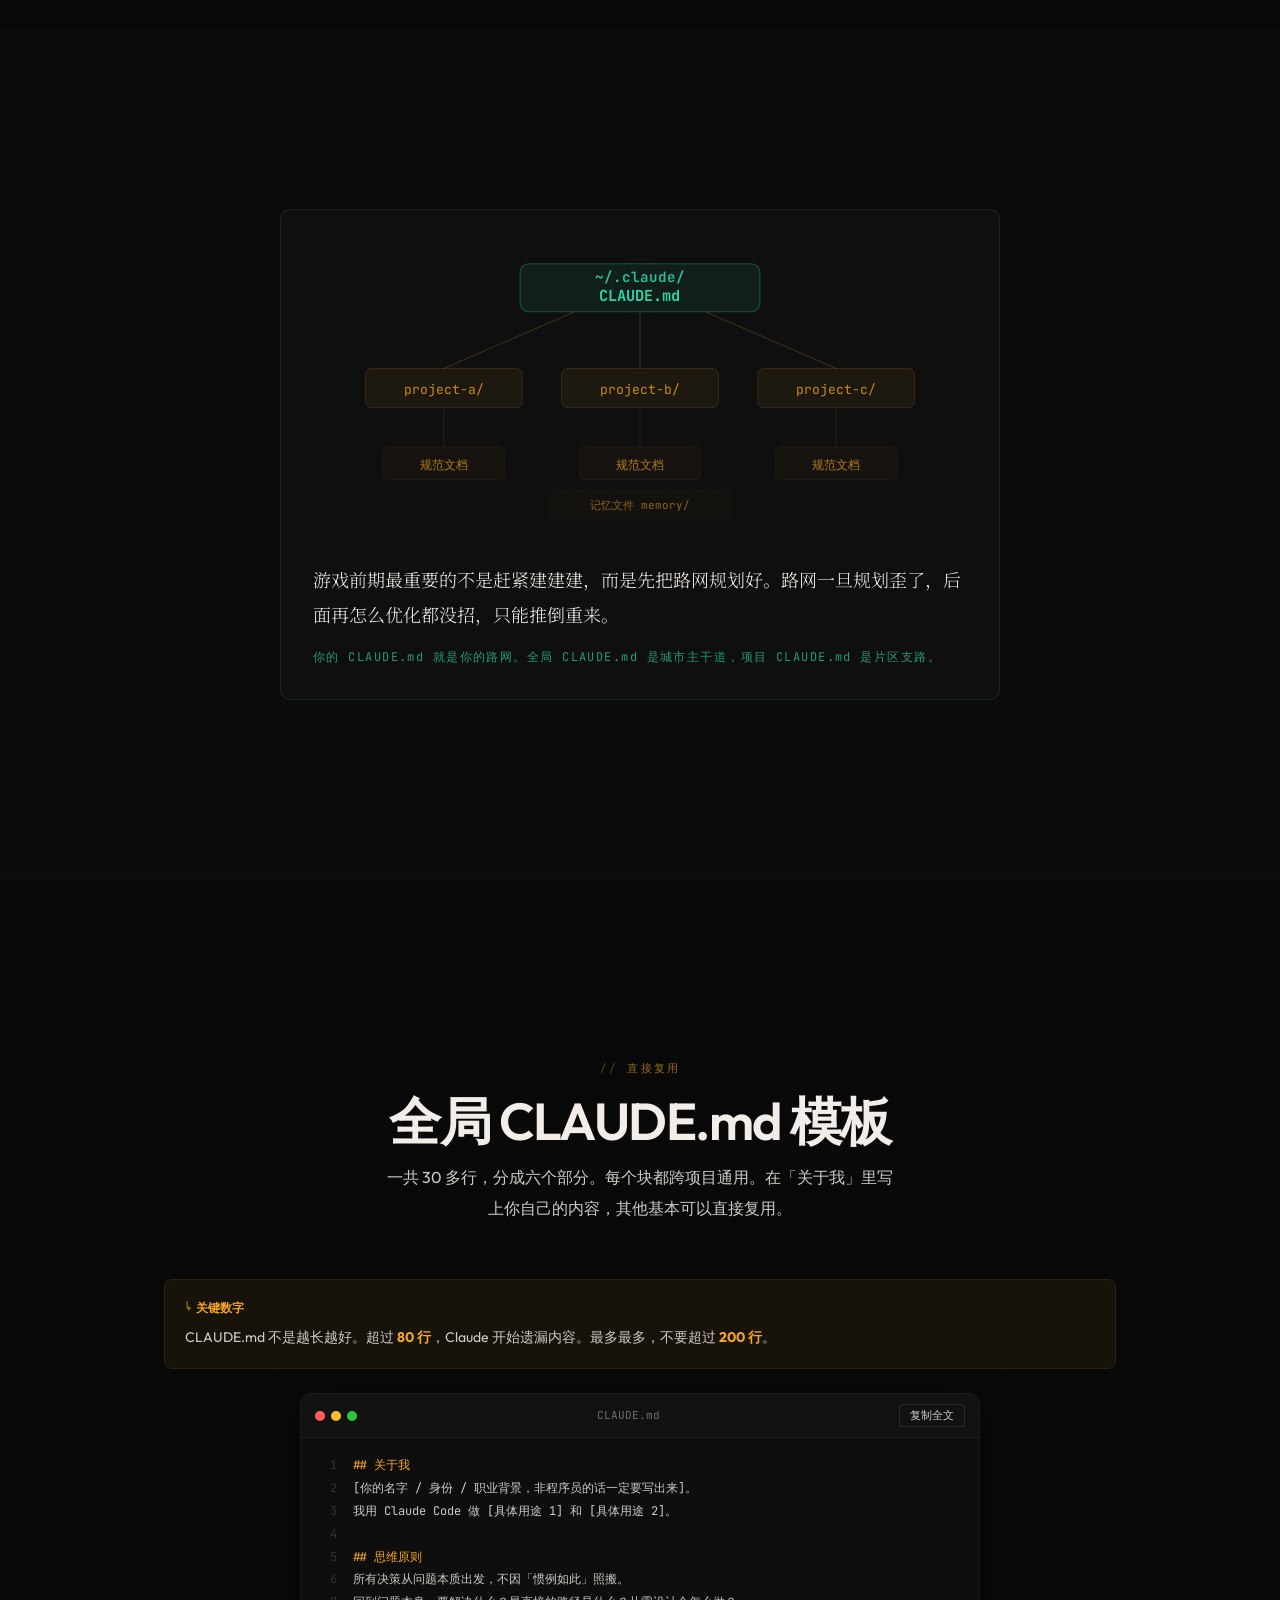
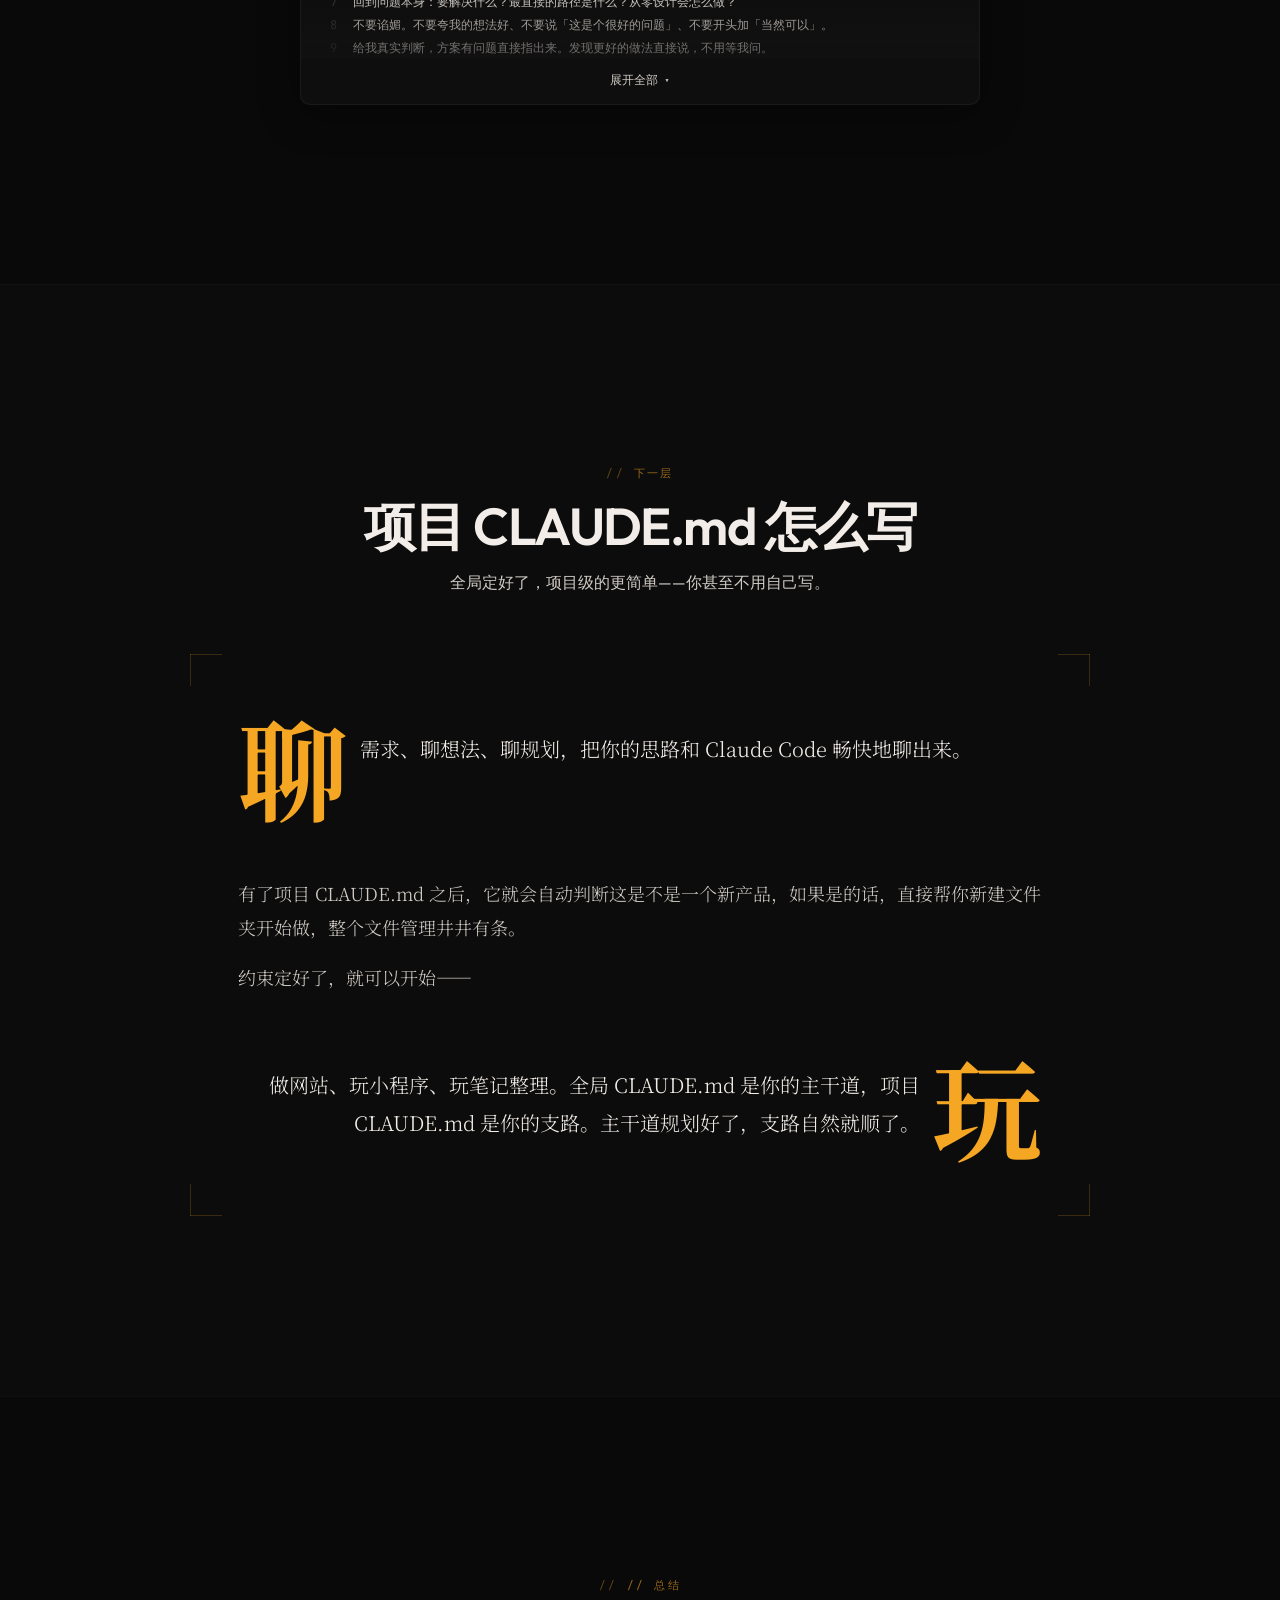
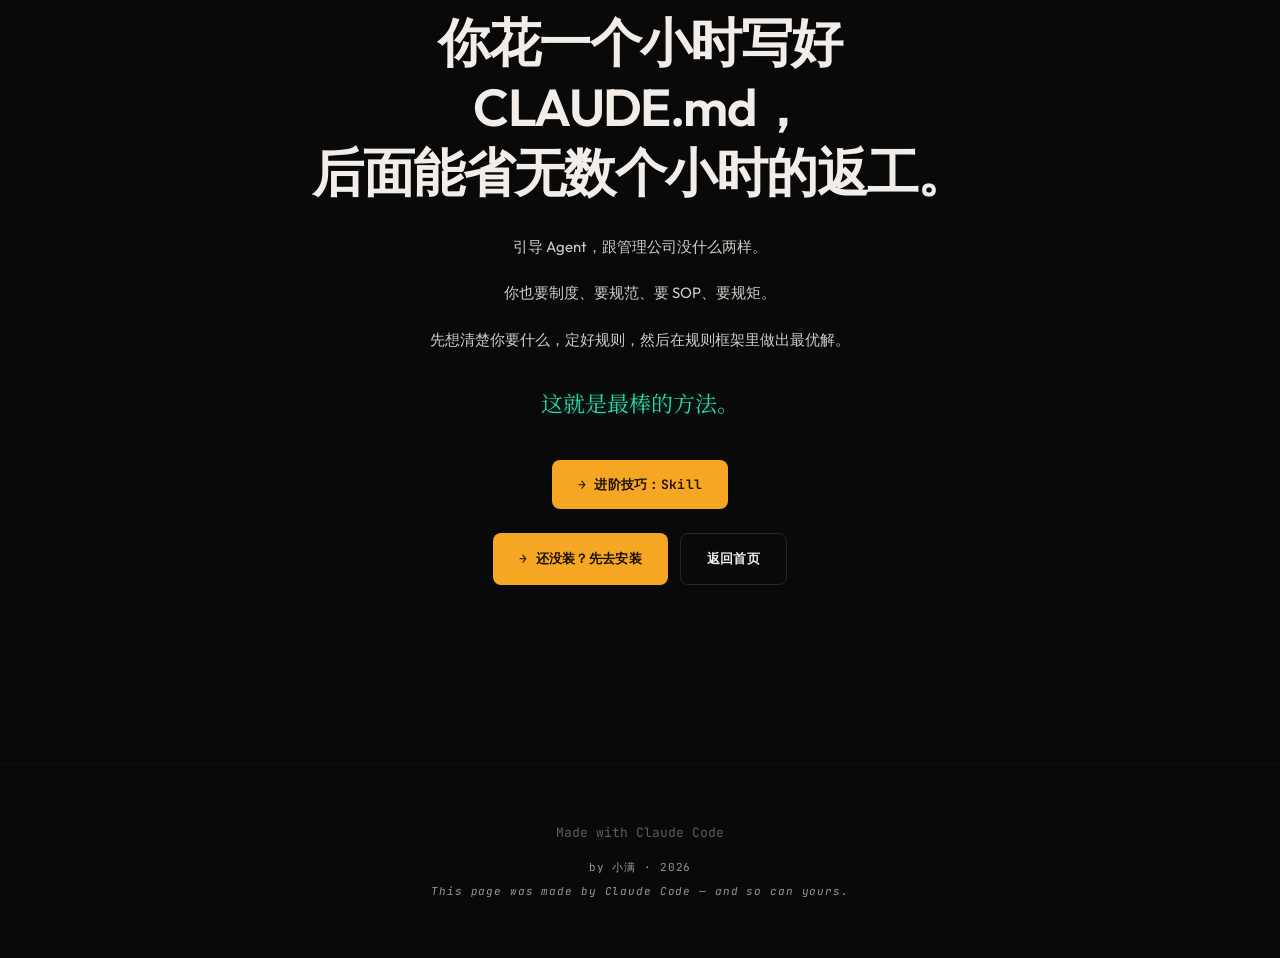
<file: usage.html>
<!DOCTYPE html>
<html lang="zh-CN">
<head>
<meta charset="UTF-8">
<meta name="viewport" content="width=device-width, initial-scale=1.0">
<title>怎么用好 Claude Code</title>
<meta name="description" content="约束先行——用好 Claude Code 的核心秘诀。学会写 CLAUDE.md，让 AI 更聪明、更听话。">
<meta property="og:title" content="怎么用好 Claude Code">
<meta property="og:description" content="约束先行——用好 Claude Code 的核心秘诀。">
<meta property="og:type" content="website">
<link rel="icon" href="data:image/svg+xml,<svg xmlns='http://www.w3.org/2000/svg' viewBox='0 0 100 100'><text y='.9em' font-size='90'>▸</text></svg>">
<link rel="preconnect" href="https://fonts.googleapis.com">
<link rel="preconnect" href="https://fonts.gstatic.com" crossorigin>
<link href="https://fonts.googleapis.com/css2?family=JetBrains+Mono:wght@300;400;500;600;700&family=Noto+Serif+SC:wght@200;300;400;500;600;700&family=Outfit:wght@300;400;500;600;700&display=swap" rel="stylesheet">
<link rel="stylesheet" href="style.css">
</head>
<body>

<div class="progress" id="progress"></div>

<nav class="nav">
  <a href="index.html" class="nav-logo">claude code</a>
  <div class="nav-links">
    <a href="index.html">为什么用</a>
    <a href="install.html">怎么安装</a>
    <a href="usage.html" class="active">怎么用好</a>
    <a href="skills.html">进阶技巧</a>
    <a href="experience.html">实战经验</a>
  </div>
</nav>

<!-- ============ HERO ============ -->
<section class="hero" style="min-height:100vh;">
  <div class="hero-bg"></div>
  <div class="hero-content">
    <p class="hero-eyebrow">// usage</p>
    <h1 style="min-height:90px;">
      <span class="decode" data-decode-hero data-decode-delay="800" data-text="约束先行">约束先行</span>
    </h1>
    <p class="hero-sub">
      <span class="decode" data-decode-hero data-decode-delay="2200" data-text="用好 Claude Code 的核心，不是 Skills，不是 Prompt 技巧，">用好 Claude Code 的核心，不是 Skills，不是 Prompt 技巧，</span><br>
      <span class="decode" data-decode-hero data-decode-delay="3000" data-text="而是这四个字：约束先行。">而是这四个字：约束先行。</span>
    </p>
  </div>
</section>

<!-- ============ STORY ============ -->
<section class="section">
  <div class="container">
    <div class="reveal" style="max-width:680px;margin:0 auto;">
      <div class="section-tag">// 真实故事</div>
      <h2 class="section-title" style="margin-bottom:28px;"><span class="decode" data-text="工作区乱了">工作区乱了</span></h2>
      <div class="prose">
        <p style="margin-bottom:18px;">有人新建了一个给 Claude Code 用的 Skills 开发文件夹，几天后打开一看：</p>
        <p style="margin-bottom:18px;">根目录散了十几个东西。打包文件跟源码混在一起，测试图片随便丢，评估报告找不到归属。</p>
        <p style="margin-bottom:18px;">最离谱的是命名——<code>test_batch</code> 是哪个 Skill 的测试？<code>test_v2</code> 又是谁的 v2？自己做的东西，放了两天自己都看不出来。</p>
        <p style="margin-bottom:18px;">让 Claude Code 收拾完之后，他反思了一个问题：</p>
      </div>
      <blockquote class="pull-quote">
        "为什么 Claude Code 进到新文件夹，自己不会给自己定规范？一定要我给它定？"
      </blockquote>
    </div>
  </div>
</section>

<!-- ============ ANSWER ============ -->
<section class="section" style="background:var(--bg-alt);">
  <div class="container">
    <div class="reveal" style="max-width:680px;margin:0 auto;">
      <div class="section-tag">// 答案</div>
      <h2 class="section-title" style="margin-bottom:28px;"><span class="decode" data-text="因为顶层约束没做好">因为顶层约束没做好</span></h2>
      <div class="prose">
        <p style="margin-bottom:18px;">对于 AI 来说，<strong style="color:var(--ink);">你脑子里知道的东西，如果没有写进文档，就是不存在的。</strong></p>
        <p style="margin-bottom:18px;">Agent 的短期记忆会丢失，对话框一关全忘了。下次打开，它唯一能看到的就是你留下来的文档和记忆文件。</p>
        <p style="margin-bottom:18px;">你的文档里写了什么，是不是足够清晰，直接决定了 Agent 每一次醒来的时候，是清醒的还是懵的。</p>
      </div>
    </div>
  </div>
</section>

<!-- ============ FOUR LAYERS ============ -->
<section class="section">
  <div class="container">
    <div class="section-hd reveal">
      <div class="section-tag">四层体系</div>
      <h2 class="section-title">CLAUDE.md 四层结构</h2>
      <p class="section-desc">约束从上往下穿透，一层管一层。跟治理公司一样：制度在最上面，部门规范在中间，操作流程在最下面。</p>
    </div>

    <div class="pyramid-wrap reveal">
      <div class="pyramid">
        <div class="pyramid-layer" data-layer="1">
          <div class="pyramid-bar">
            <span class="pyramid-num">01</span>
            <span class="pyramid-name">全局 CLAUDE.md</span>
          </div>
        </div>
        <div class="pyramid-layer" data-layer="2">
          <div class="pyramid-bar">
            <span class="pyramid-num">02</span>
            <span class="pyramid-name">项目 CLAUDE.md</span>
          </div>
        </div>
        <div class="pyramid-layer" data-layer="3">
          <div class="pyramid-bar">
            <span class="pyramid-num">03</span>
            <span class="pyramid-name">规范文档</span>
          </div>
        </div>
        <div class="pyramid-layer" data-layer="4">
          <div class="pyramid-bar">
            <span class="pyramid-num">04</span>
            <span class="pyramid-name">记忆文件</span>
          </div>
        </div>
      </div>

      <div class="pyramid-desc">
        <div class="pyramid-desc-inner">
          <div class="pyramid-hint">
            <span class="pyramid-hint-icon">▸</span>
            <span>hover 查看各层详解</span>
          </div>
          <div class="pyramid-detail" data-desc="1">
            <div class="pyramid-detail-tag">layer_01 · 最高指令</div>
            <h3 class="pyramid-detail-title">全局 CLAUDE.md</h3>
            <p class="pyramid-detail-text">放在 <code>~/.claude/CLAUDE.md</code>，无论打开什么项目都会加载。</p>
            <p class="pyramid-detail-solve">解决：你是谁、你做事的原则、你希望 AI 用什么方式跟你协作。</p>
          </div>
          <div class="pyramid-detail" data-desc="2">
            <div class="pyramid-detail-tag">layer_02 · 项目宪法</div>
            <h3 class="pyramid-detail-title">项目 CLAUDE.md</h3>
            <p class="pyramid-detail-text">放在项目根目录 <code>项目目录/CLAUDE.md</code>，只在打开这个项目时加载。</p>
            <p class="pyramid-detail-solve">解决：目录结构、命名规范、什么文件放哪里。</p>
          </div>
          <div class="pyramid-detail" data-desc="3">
            <div class="pyramid-detail-tag">layer_03 · 操作说明</div>
            <h3 class="pyramid-detail-title">规范文档</h3>
            <p class="pyramid-detail-text">项目里的各种规范文档、设计文档、架构说明。</p>
            <p class="pyramid-detail-solve">解决：具体的操作流程和技术细节。</p>
          </div>
          <div class="pyramid-detail" data-desc="4">
            <div class="pyramid-detail-tag">layer_04 · 临时笔记</div>
            <h3 class="pyramid-detail-title">记忆文件</h3>
            <p class="pyramid-detail-text">Auto Memory、对话记录、Claude 自己给自己做的笔记。</p>
            <p class="pyramid-detail-solve">解决：跨对话的上下文延续。</p>
          </div>
        </div>
      </div>
    </div>
  </div>
</section>

<script>
(function(){
  const layers = document.querySelectorAll('.pyramid-layer');
  const hint = document.querySelector('.pyramid-hint');
  const details = document.querySelectorAll('.pyramid-detail');

  layers.forEach(layer => {
    layer.addEventListener('mouseenter', () => {
      const n = layer.dataset.layer;
      layers.forEach(l => l.classList.remove('active'));
      layer.classList.add('active');
      hint.style.display = 'none';
      details.forEach(d => {
        d.style.display = d.dataset.desc === n ? 'block' : 'none';
      });
    });
  });

  document.querySelector('.pyramid-wrap').addEventListener('mouseleave', () => {
    layers.forEach(l => l.classList.remove('active'));
    hint.style.display = '';
    details.forEach(d => d.style.display = 'none');
  });
})();
</script>

<!-- ============ ANALOGY ============ -->
<section class="section" style="background:var(--bg-alt);">
  <div class="container">
    <div class="reveal">
      <div class="analogy-card">
        <div class="analogy-visual">
          <svg viewBox="0 0 600 260" fill="none" xmlns="http://www.w3.org/2000/svg" class="analogy-svg">
            <!-- Layer 1: Global CLAUDE.md (main road) -->
            <rect x="190" y="20" width="220" height="44" rx="8" fill="rgba(45,212,168,0.08)" stroke="rgba(45,212,168,0.3)" stroke-width="1"/>
            <text x="300" y="37" text-anchor="middle" fill="rgba(45,212,168,0.9)" font-family="var(--ff-mono)" font-size="13" font-weight="600">~/.claude/</text>
            <text x="300" y="54" text-anchor="middle" fill="var(--term-green)" font-family="var(--ff-mono)" font-size="14" font-weight="700">CLAUDE.md</text>

            <!-- Connector lines from global to projects -->
            <line x1="240" y1="64" x2="120" y2="116" stroke="rgba(245,166,35,0.2)" stroke-width="1"/>
            <line x1="300" y1="64" x2="300" y2="116" stroke="rgba(245,166,35,0.2)" stroke-width="1"/>
            <line x1="360" y1="64" x2="480" y2="116" stroke="rgba(245,166,35,0.2)" stroke-width="1"/>

            <!-- Layer 2: Project CLAUDE.md -->
            <rect x="48" y="116" width="144" height="36" rx="6" fill="rgba(245,166,35,0.06)" stroke="rgba(245,166,35,0.18)" stroke-width="0.8"/>
            <text x="120" y="139" text-anchor="middle" fill="rgba(245,166,35,0.8)" font-family="var(--ff-mono)" font-size="12">project-a/</text>

            <rect x="228" y="116" width="144" height="36" rx="6" fill="rgba(245,166,35,0.06)" stroke="rgba(245,166,35,0.18)" stroke-width="0.8"/>
            <text x="300" y="139" text-anchor="middle" fill="rgba(245,166,35,0.8)" font-family="var(--ff-mono)" font-size="12">project-b/</text>

            <rect x="408" y="116" width="144" height="36" rx="6" fill="rgba(245,166,35,0.06)" stroke="rgba(245,166,35,0.18)" stroke-width="0.8"/>
            <text x="480" y="139" text-anchor="middle" fill="rgba(245,166,35,0.8)" font-family="var(--ff-mono)" font-size="12">project-c/</text>

            <!-- Connector lines from project to spec -->
            <line x1="120" y1="152" x2="120" y2="188" stroke="rgba(245,166,35,0.12)" stroke-width="0.8"/>
            <line x1="300" y1="152" x2="300" y2="188" stroke="rgba(245,166,35,0.12)" stroke-width="0.8"/>
            <line x1="480" y1="152" x2="480" y2="188" stroke="rgba(245,166,35,0.12)" stroke-width="0.8"/>

            <!-- Layer 3: Spec docs -->
            <rect x="64" y="188" width="112" height="30" rx="5" fill="rgba(245,166,35,0.03)" stroke="rgba(245,166,35,0.1)" stroke-width="0.6"/>
            <text x="120" y="208" text-anchor="middle" fill="rgba(245,166,35,0.7)" font-family="var(--ff-mono)" font-size="11">规范文档</text>

            <rect x="244" y="188" width="112" height="30" rx="5" fill="rgba(245,166,35,0.03)" stroke="rgba(245,166,35,0.1)" stroke-width="0.6"/>
            <text x="300" y="208" text-anchor="middle" fill="rgba(245,166,35,0.7)" font-family="var(--ff-mono)" font-size="11">规范文档</text>

            <rect x="424" y="188" width="112" height="30" rx="5" fill="rgba(245,166,35,0.03)" stroke="rgba(245,166,35,0.1)" stroke-width="0.6"/>
            <text x="480" y="208" text-anchor="middle" fill="rgba(245,166,35,0.7)" font-family="var(--ff-mono)" font-size="11">规范文档</text>

            <!-- Layer 4: Memory -->
            <rect x="216" y="228" width="168" height="26" rx="5" fill="rgba(245,166,35,0.02)" stroke="rgba(245,166,35,0.07)" stroke-width="0.5" stroke-dasharray="3 2"/>
            <text x="300" y="245" text-anchor="middle" fill="rgba(245,166,35,0.55)" font-family="var(--ff-mono)" font-size="10">记忆文件 memory/</text>

            <!-- Animated pulse on main node -->
            <circle cx="300" cy="42" r="24" fill="none" stroke="rgba(45,212,168,0.15)" stroke-width="0.8">
              <animate attributeName="r" values="24;34;24" dur="3s" repeatCount="indefinite"/>
              <animate attributeName="opacity" values="0.3;0;0.3" dur="3s" repeatCount="indefinite"/>
            </circle>
          </svg>
        </div>
        <div class="analogy-text">
          <blockquote>游戏前期最重要的不是赶紧建建建，而是先把路网规划好。路网一旦规划歪了，后面再怎么优化都没招，只能推倒重来。</blockquote>
          <p class="quote-author">你的 CLAUDE.md 就是你的路网。全局 CLAUDE.md 是城市主干道，项目 CLAUDE.md 是片区支路。</p>
        </div>
      </div>
    </div>
  </div>
</section>

<!-- ============ TEMPLATE ============ -->
<section class="section" id="template">
  <div class="container">
    <div class="section-hd reveal">
      <div class="section-tag">直接复用</div>
      <h2 class="section-title">全局 CLAUDE.md 模板</h2>
      <p class="section-desc">一共 30 多行，分成六个部分。每个块都跨项目通用。在「关于我」里写上你自己的内容，其他基本可以直接复用。</p>
    </div>

    <div class="reveal">
      <div class="callout callout-warn" style="margin-bottom:24px;">
        <div class="callout-label">关键数字</div>
        <p>CLAUDE.md 不是越长越好。超过 <strong style="color:var(--term-amber);">80 行</strong>，Claude 开始遗漏内容。最多最多，不要超过 <strong style="color:var(--term-amber);">200 行</strong>。</p>
      </div>

      <div class="terminal template-terminal">
        <div class="terminal-bar">
          <div class="terminal-dot r"></div>
          <div class="terminal-dot y"></div>
          <div class="terminal-dot g"></div>
          <span class="terminal-bar-title">CLAUDE.md</span>
          <button class="template-copy-btn" onclick="copyTemplate()">复制全文</button>
        </div>
        <div class="template-body template-body" id="template-body">
          <div class="template-lines" id="template-lines"></div>
          <div class="template-fade"></div>
        </div>
        <div class="template-expand" onclick="toggleTemplate()">
          <span id="template-expand-text">展开全部</span>
          <span class="template-expand-icon">▾</span>
        </div>
      </div>
    </div>
  </div>
</section>

<!-- ============ PROJECT CLAUDE.MD ============ -->
<section class="section" style="background:var(--bg-alt);">
  <div class="container">
    <div class="section-hd reveal">
      <div class="section-tag">下一层</div>
      <h2 class="section-title">项目 CLAUDE.md 怎么写</h2>
      <p class="section-desc">全局定好了，项目级的更简单——你甚至不用自己写。</p>
    </div>

    <div class="reveal" style="max-width:900px;margin:0 auto;">
      <div class="play-frame">
        <div class="play-corner play-corner-tl"></div>
        <div class="play-corner play-corner-tr"></div>
        <div class="play-corner play-corner-bl"></div>
        <div class="play-corner play-corner-br"></div>

        <div class="play-row play-row-top">
          <span class="play-char">聊</span>
          <span class="play-text">需求、聊想法、聊规划，把你的思路和 Claude Code 畅快地聊出来。</span>
        </div>

        <div class="play-body">
          <p>有了项目 CLAUDE.md 之后，它就会自动判断这是不是一个新产品，如果是的话，直接帮你新建文件夹开始做，整个文件管理井井有条。</p>
          <p>约束定好了，就可以开始——</p>
        </div>

        <div class="play-row play-row-bottom">
          <span class="play-text">做网站、玩小程序、玩笔记整理。全局 CLAUDE.md 是你的主干道，项目 CLAUDE.md 是你的支路。主干道规划好了，支路自然就顺了。</span>
          <span class="play-char">玩</span>
        </div>
      </div>
    </div>
  </div>
</section>

<!-- ============ SUMMARY ============ -->
<section class="section">
  <div class="container">
    <div class="reveal" style="max-width:680px;margin:0 auto;text-align:center;">
      <div class="section-tag">// 总结</div>
      <h2 class="section-title" style="margin-bottom:28px;line-height:1.25;">
        你花一个小时写好 CLAUDE.md，<br>后面能省无数个小时的返工。
      </h2>
      <div class="prose" style="margin-bottom:36px;">
        <p>引导 Agent，跟管理公司没什么两样。</p>
        <p>你也要制度、要规范、要 SOP、要规矩。</p>
        <p>先想清楚你要什么，定好规则，然后在规则框架里做出最优解。</p>
        <p style="font-family:var(--ff-serif-cn);font-size:clamp(17px,2.5vw,22px);color:var(--ink);margin-top:28px;"><span class="decode" data-text="这就是最棒的方法。">这就是最棒的方法。</span></p>
      </div>
      <div class="btn-group" style="margin-bottom:24px;">
        <a href="skills.html" class="btn btn-primary">→ 进阶技巧：Skill</a>
      </div>
      <div class="btn-group">
        <a href="install.html" class="btn btn-primary">→ 还没装？先去安装</a>
        <a href="index.html" class="btn btn-secondary">返回首页</a>
      </div>
    </div>
  </div>
</section>

<footer>
  <div class="footer-mark">Made with Claude Code</div>
  <p class="footer-line">by 小满 · 2026</p>
  <p class="footer-line en">This page was made by Claude Code — and so can yours.</p>
</footer>

<script defer src="three.min.js"></script>
<script defer src="particles.js"></script>
<script src="shared.js"></script>
<script>
(function(){
  const raw = `## 关于我
[你的名字 / 身份 / 职业背景，非程序员的话一定要写出来]。
我用 Claude Code 做 [具体用途 1] 和 [具体用途 2]。

## 思维原则
所有决策从问题本质出发，不因「惯例如此」照搬。
回到问题本身：要解决什么？最直接的路径是什么？从零设计会怎么做？
不要谄媚。不要夸我的想法好、不要说「这是个很好的问题」、不要开头加「当然可以」。
给我真实判断，方案有问题直接指出来。发现更好的做法直接说，不用等我问。

## 约束先行
无论开发项目还是知识管理项目，第一步永远是建规则：新项目先写 CLAUDE.md，新目录先定结构约定（什么放哪、怎么命名、何时清理）。
没有规范的工作空间不动手。已有规范的项目，严格遵守其 CLAUDE.md 中的约定。需要调整规范时先改文档、再改实践，不要反过来。

## 沟通方式
- 默认中文，代码、命令、变量名用英文
- 结论先行，再给理由，不要先铺垫背景
- 遇到模糊需求，先给最合理的方案，再问要不要调整
- 不要问「你确定要这样吗」，除非命中下方红线

## 自主边界（红线，必须先问我）
以下操作即使在 auto-accept 模式下也必须停下来问我：
- 删除文件、目录或 git 历史
- 修改 .env、密钥、token、CI/CD 配置
- 数据库 schema 变更或数据迁移
- git push、git rebase、git reset --hard、强制推送
- 安装新的全局依赖或修改系统配置
- 公开发布（npm publish、部署到生产、发文章等）

## 通用工程纪律
- 改完主动跑验证（具体命令见各项目 CLAUDE.md），不要只改不验
- 不要为了让代码跑起来注释掉报错或加绕过标记，找根本原因
- 密钥、token、密码不进代码、不进 commit、不进日志
- 大改动前先在 Plan Mode 出方案，我确认后再动手`;

  const lines = raw.split('\n');
  const container = document.getElementById('template-lines');

  lines.forEach((text, i) => {
    const line = document.createElement('div');
    line.className = 'template-line' + (text.startsWith('##') ? ' heading' : '') + (text === '' ? ' empty' : '');
    line.innerHTML = `<span class="template-line-num">${i + 1}</span><span class="template-line-content">${text || '&nbsp;'}</span>`;
    container.appendChild(line);
  });

  window.toggleTemplate = function() {
    const body = document.getElementById('template-body');
    const text = document.getElementById('template-expand-text');
    body.classList.toggle('expanded');
    text.textContent = body.classList.contains('expanded') ? '收起' : '展开全部';
  };

  window.copyTemplate = function() {
    const btn = document.querySelector('.template-copy-btn');
    navigator.clipboard.writeText(raw).then(() => {
      btn.textContent = '已复制 ✓';
      btn.style.color = 'var(--term-green)';
      setTimeout(() => { btn.textContent = '复制全文'; btn.style.color = ''; }, 2000);
    }).catch(() => {
      btn.textContent = '复制失败';
      setTimeout(() => { btn.textContent = '复制全文'; }, 2000);
    });
  };
})();
</script>
</body>
</html>
</file>
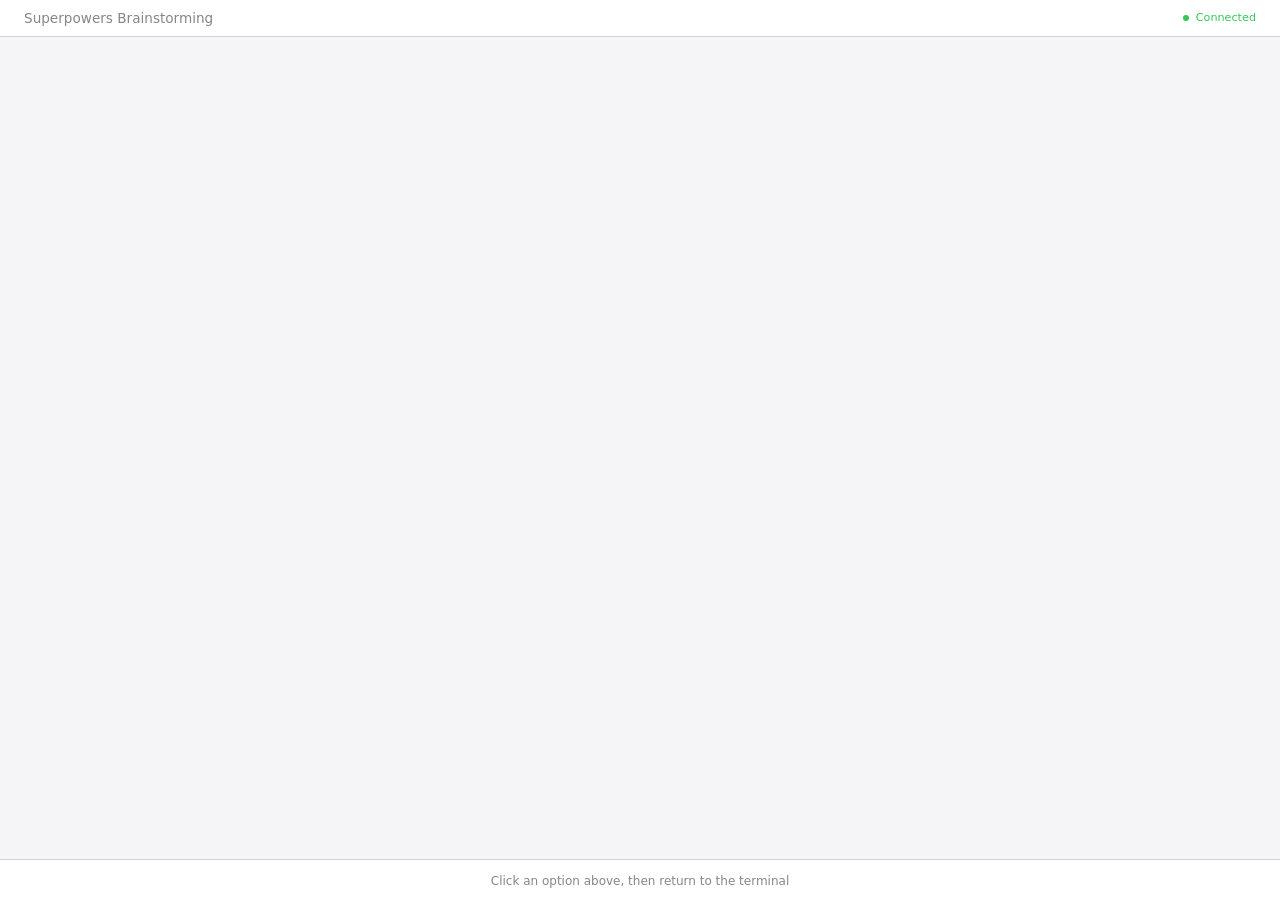
<file: skills/brainstorming/scripts/frame-template.html>
<!DOCTYPE html>
<html>
<head>
  <meta charset="utf-8">
  <title>Superpowers Brainstorming</title>
  <style>
    /*
     * BRAINSTORM COMPANION FRAME TEMPLATE
     *
     * This template provides a consistent frame with:
     * - OS-aware light/dark theming
     * - Fixed header and selection indicator bar
     * - Scrollable main content area
     * - CSS helpers for common UI patterns
     *
     * Content is injected via placeholder comment in #claude-content.
     */

    * { box-sizing: border-box; margin: 0; padding: 0; }
    html, body { height: 100%; overflow: hidden; }

    /* ===== THEME VARIABLES ===== */
    :root {
      --bg-primary: #f5f5f7;
      --bg-secondary: #ffffff;
      --bg-tertiary: #e5e5e7;
      --border: #d1d1d6;
      --text-primary: #1d1d1f;
      --text-secondary: #86868b;
      --text-tertiary: #aeaeb2;
      --accent: #0071e3;
      --accent-hover: #0077ed;
      --success: #34c759;
      --warning: #ff9f0a;
      --error: #ff3b30;
      --selected-bg: #e8f4fd;
      --selected-border: #0071e3;
    }

    @media (prefers-color-scheme: dark) {
      :root {
        --bg-primary: #1d1d1f;
        --bg-secondary: #2d2d2f;
        --bg-tertiary: #3d3d3f;
        --border: #424245;
        --text-primary: #f5f5f7;
        --text-secondary: #86868b;
        --text-tertiary: #636366;
        --accent: #0a84ff;
        --accent-hover: #409cff;
        --selected-bg: rgba(10, 132, 255, 0.15);
        --selected-border: #0a84ff;
      }
    }

    body {
      font-family: system-ui, -apple-system, BlinkMacSystemFont, sans-serif;
      background: var(--bg-primary);
      color: var(--text-primary);
      display: flex;
      flex-direction: column;
      line-height: 1.5;
    }

    /* ===== FRAME STRUCTURE ===== */
    .header {
      background: var(--bg-secondary);
      padding: 0.5rem 1.5rem;
      display: flex;
      justify-content: space-between;
      align-items: center;
      border-bottom: 1px solid var(--border);
      flex-shrink: 0;
    }
    .header h1 { font-size: 0.85rem; font-weight: 500; color: var(--text-secondary); }
    .header .status { font-size: 0.7rem; color: var(--success); display: flex; align-items: center; gap: 0.4rem; }
    .header .status::before { content: ''; width: 6px; height: 6px; background: var(--success); border-radius: 50%; }

    .main { flex: 1; overflow-y: auto; }
    #claude-content { padding: 2rem; min-height: 100%; }

    .indicator-bar {
      background: var(--bg-secondary);
      border-top: 1px solid var(--border);
      padding: 0.5rem 1.5rem;
      flex-shrink: 0;
      text-align: center;
    }
    .indicator-bar span {
      font-size: 0.75rem;
      color: var(--text-secondary);
    }
    .indicator-bar .selected-text {
      color: var(--accent);
      font-weight: 500;
    }

    /* ===== TYPOGRAPHY ===== */
    h2 { font-size: 1.5rem; font-weight: 600; margin-bottom: 0.5rem; }
    h3 { font-size: 1.1rem; font-weight: 600; margin-bottom: 0.25rem; }
    .subtitle { color: var(--text-secondary); margin-bottom: 1.5rem; }
    .section { margin-bottom: 2rem; }
    .label { font-size: 0.7rem; color: var(--text-secondary); text-transform: uppercase; letter-spacing: 0.05em; margin-bottom: 0.5rem; }

    /* ===== OPTIONS (for A/B/C choices) ===== */
    .options { display: flex; flex-direction: column; gap: 0.75rem; }
    .option {
      background: var(--bg-secondary);
      border: 2px solid var(--border);
      border-radius: 12px;
      padding: 1rem 1.25rem;
      cursor: pointer;
      transition: all 0.15s ease;
      display: flex;
      align-items: flex-start;
      gap: 1rem;
    }
    .option:hover { border-color: var(--accent); }
    .option.selected { background: var(--selected-bg); border-color: var(--selected-border); }
    .option .letter {
      background: var(--bg-tertiary);
      color: var(--text-secondary);
      width: 1.75rem; height: 1.75rem;
      border-radius: 6px;
      display: flex; align-items: center; justify-content: center;
      font-weight: 600; font-size: 0.85rem; flex-shrink: 0;
    }
    .option.selected .letter { background: var(--accent); color: white; }
    .option .content { flex: 1; }
    .option .content h3 { font-size: 0.95rem; margin-bottom: 0.15rem; }
    .option .content p { color: var(--text-secondary); font-size: 0.85rem; margin: 0; }

    /* ===== CARDS (for showing designs/mockups) ===== */
    .cards { display: grid; grid-template-columns: repeat(auto-fit, minmax(280px, 1fr)); gap: 1rem; }
    .card {
      background: var(--bg-secondary);
      border: 1px solid var(--border);
      border-radius: 12px;
      overflow: hidden;
      cursor: pointer;
      transition: all 0.15s ease;
    }
    .card:hover { border-color: var(--accent); transform: translateY(-2px); box-shadow: 0 4px 12px rgba(0,0,0,0.1); }
    .card.selected { border-color: var(--selected-border); border-width: 2px; }
    .card-image { background: var(--bg-tertiary); aspect-ratio: 16/10; display: flex; align-items: center; justify-content: center; }
    .card-body { padding: 1rem; }
    .card-body h3 { margin-bottom: 0.25rem; }
    .card-body p { color: var(--text-secondary); font-size: 0.85rem; }

    /* ===== MOCKUP CONTAINER ===== */
    .mockup {
      background: var(--bg-secondary);
      border: 1px solid var(--border);
      border-radius: 12px;
      overflow: hidden;
      margin-bottom: 1.5rem;
    }
    .mockup-header {
      background: var(--bg-tertiary);
      padding: 0.5rem 1rem;
      font-size: 0.75rem;
      color: var(--text-secondary);
      border-bottom: 1px solid var(--border);
    }
    .mockup-body { padding: 1.5rem; }

    /* ===== SPLIT VIEW (side-by-side comparison) ===== */
    .split { display: grid; grid-template-columns: 1fr 1fr; gap: 1.5rem; }
    @media (max-width: 700px) { .split { grid-template-columns: 1fr; } }

    /* ===== PROS/CONS ===== */
    .pros-cons { display: grid; grid-template-columns: 1fr 1fr; gap: 1rem; margin: 1rem 0; }
    .pros, .cons { background: var(--bg-secondary); border-radius: 8px; padding: 1rem; }
    .pros h4 { color: var(--success); font-size: 0.85rem; margin-bottom: 0.5rem; }
    .cons h4 { color: var(--error); font-size: 0.85rem; margin-bottom: 0.5rem; }
    .pros ul, .cons ul { margin-left: 1.25rem; font-size: 0.85rem; color: var(--text-secondary); }
    .pros li, .cons li { margin-bottom: 0.25rem; }

    /* ===== PLACEHOLDER (for mockup areas) ===== */
    .placeholder {
      background: var(--bg-tertiary);
      border: 2px dashed var(--border);
      border-radius: 8px;
      padding: 2rem;
      text-align: center;
      color: var(--text-tertiary);
    }

    /* ===== INLINE MOCKUP ELEMENTS ===== */
    .mock-nav { background: var(--accent); color: white; padding: 0.75rem 1rem; display: flex; gap: 1.5rem; font-size: 0.9rem; }
    .mock-sidebar { background: var(--bg-tertiary); padding: 1rem; min-width: 180px; }
    .mock-content { padding: 1.5rem; flex: 1; }
    .mock-button { background: var(--accent); color: white; border: none; padding: 0.5rem 1rem; border-radius: 6px; font-size: 0.85rem; }
    .mock-input { background: var(--bg-primary); border: 1px solid var(--border); border-radius: 6px; padding: 0.5rem; width: 100%; }
  </style>
</head>
<body>
  <div class="header">
    <h1><a href="https://github.com/obra/superpowers" style="color: inherit; text-decoration: none;">Superpowers Brainstorming</a></h1>
    <div class="status">Connected</div>
  </div>

  <div class="main">
    <div id="claude-content">
      <!-- CONTENT -->
    </div>
  </div>

  <div class="indicator-bar">
    <span id="indicator-text">Click an option above, then return to the terminal</span>
  </div>

</body>
</html>
</file>
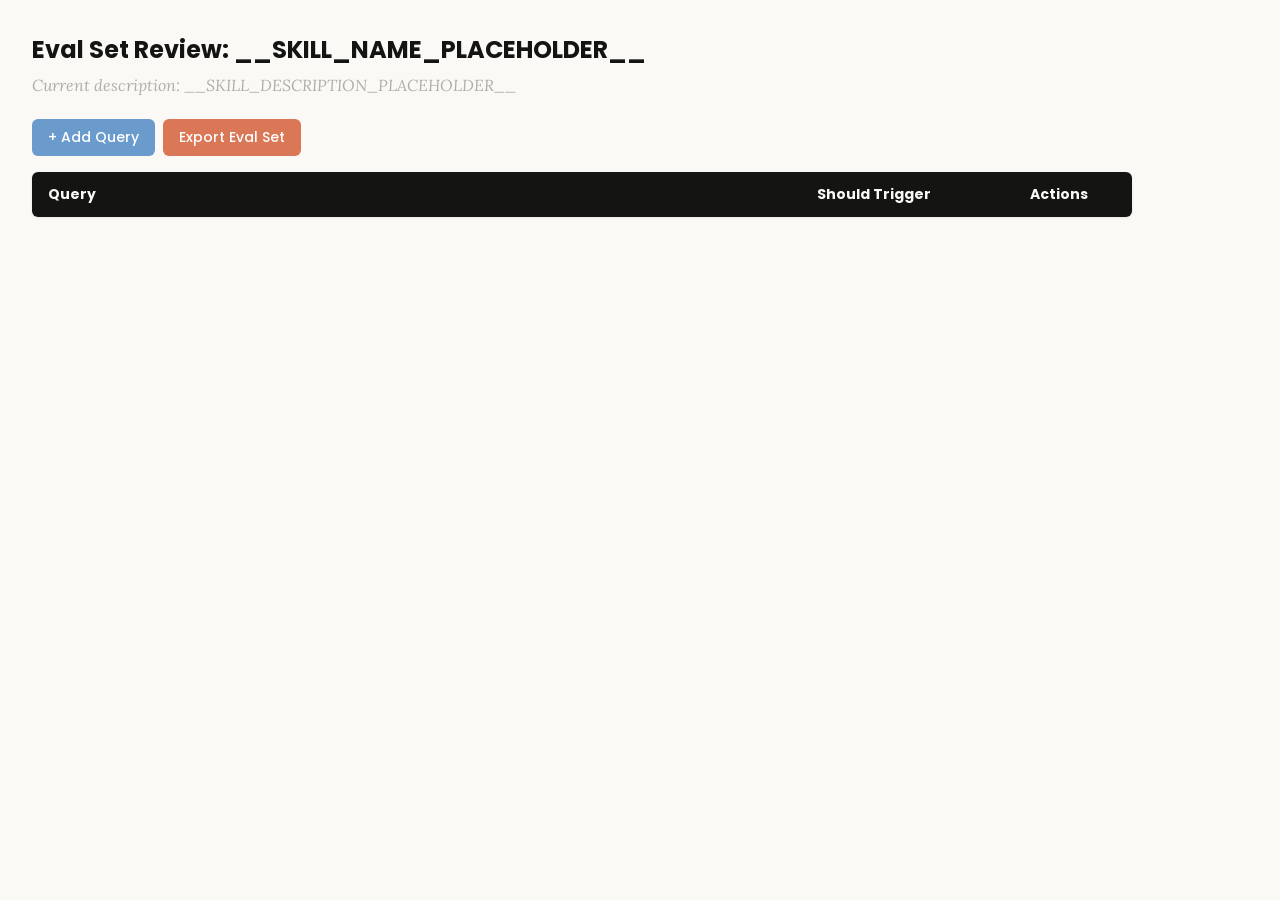
<file: skills/skill-creator/assets/eval_review.html>
<!DOCTYPE html>
<html lang="en">
<head>
  <meta charset="UTF-8">
  <meta name="viewport" content="width=device-width, initial-scale=1.0">
  <title>Eval Set Review - __SKILL_NAME_PLACEHOLDER__</title>
  <link rel="preconnect" href="https://fonts.googleapis.com">
  <link rel="preconnect" href="https://fonts.gstatic.com" crossorigin>
  <link href="https://fonts.googleapis.com/css2?family=Poppins:wght@500;600&family=Lora:wght@400;500&display=swap" rel="stylesheet">
  <style>
    * { box-sizing: border-box; margin: 0; padding: 0; }
    body { font-family: 'Lora', Georgia, serif; background: #faf9f5; padding: 2rem; color: #141413; }
    h1 { font-family: 'Poppins', sans-serif; margin-bottom: 0.5rem; font-size: 1.5rem; }
    .description { color: #b0aea5; margin-bottom: 1.5rem; font-style: italic; max-width: 900px; }
    .controls { margin-bottom: 1rem; display: flex; gap: 0.5rem; }
    .btn { font-family: 'Poppins', sans-serif; padding: 0.5rem 1rem; border: none; border-radius: 6px; cursor: pointer; font-size: 0.875rem; font-weight: 500; }
    .btn-add { background: #6a9bcc; color: white; }
    .btn-add:hover { background: #5889b8; }
    .btn-export { background: #d97757; color: white; }
    .btn-export:hover { background: #c4613f; }
    table { width: 100%; max-width: 1100px; border-collapse: collapse; background: white; border-radius: 6px; overflow: hidden; box-shadow: 0 1px 3px rgba(0,0,0,0.08); }
    th { font-family: 'Poppins', sans-serif; background: #141413; color: #faf9f5; padding: 0.75rem 1rem; text-align: left; font-size: 0.875rem; }
    td { padding: 0.75rem 1rem; border-bottom: 1px solid #e8e6dc; vertical-align: top; }
    tr:nth-child(even) td { background: #faf9f5; }
    tr:hover td { background: #f3f1ea; }
    .section-header td { background: #e8e6dc; font-family: 'Poppins', sans-serif; font-weight: 500; font-size: 0.8rem; color: #141413; text-transform: uppercase; letter-spacing: 0.05em; }
    .query-input { width: 100%; padding: 0.4rem; border: 1px solid #e8e6dc; border-radius: 4px; font-size: 0.875rem; font-family: 'Lora', Georgia, serif; resize: vertical; min-height: 60px; }
    .query-input:focus { outline: none; border-color: #d97757; box-shadow: 0 0 0 2px rgba(217,119,87,0.15); }
    .toggle { position: relative; display: inline-block; width: 44px; height: 24px; }
    .toggle input { opacity: 0; width: 0; height: 0; }
    .toggle .slider { position: absolute; inset: 0; background: #b0aea5; border-radius: 24px; cursor: pointer; transition: 0.2s; }
    .toggle .slider::before { content: ""; position: absolute; width: 18px; height: 18px; left: 3px; bottom: 3px; background: white; border-radius: 50%; transition: 0.2s; }
    .toggle input:checked + .slider { background: #d97757; }
    .toggle input:checked + .slider::before { transform: translateX(20px); }
    .btn-delete { background: #c44; color: white; padding: 0.3rem 0.6rem; border: none; border-radius: 4px; cursor: pointer; font-size: 0.75rem; font-family: 'Poppins', sans-serif; }
    .btn-delete:hover { background: #a33; }
    .summary { margin-top: 1rem; color: #b0aea5; font-size: 0.875rem; }
  </style>
</head>
<body>
  <h1>Eval Set Review: <span id="skill-name">__SKILL_NAME_PLACEHOLDER__</span></h1>
  <p class="description">Current description: <span id="skill-desc">__SKILL_DESCRIPTION_PLACEHOLDER__</span></p>

  <div class="controls">
    <button class="btn btn-add" onclick="addRow()">+ Add Query</button>
    <button class="btn btn-export" onclick="exportEvalSet()">Export Eval Set</button>
  </div>

  <table>
    <thead>
      <tr>
        <th style="width:65%">Query</th>
        <th style="width:18%">Should Trigger</th>
        <th style="width:10%">Actions</th>
      </tr>
    </thead>
    <tbody id="eval-body"></tbody>
  </table>

  <p class="summary" id="summary"></p>

  <script>
    const EVAL_DATA = __EVAL_DATA_PLACEHOLDER__;

    let evalItems = [...EVAL_DATA];

    function render() {
      const tbody = document.getElementById('eval-body');
      tbody.innerHTML = '';

      // Sort: should-trigger first, then should-not-trigger
      const sorted = evalItems
        .map((item, origIdx) => ({ ...item, origIdx }))
        .sort((a, b) => (b.should_trigger ? 1 : 0) - (a.should_trigger ? 1 : 0));

      let lastGroup = null;
      sorted.forEach(item => {
        const group = item.should_trigger ? 'trigger' : 'no-trigger';
        if (group !== lastGroup) {
          const headerRow = document.createElement('tr');
          headerRow.className = 'section-header';
          headerRow.innerHTML = `<td colspan="3">${item.should_trigger ? 'Should Trigger' : 'Should NOT Trigger'}</td>`;
          tbody.appendChild(headerRow);
          lastGroup = group;
        }

        const idx = item.origIdx;
        const tr = document.createElement('tr');
        tr.innerHTML = `
          <td><textarea class="query-input" onchange="updateQuery(${idx}, this.value)">${escapeHtml(item.query)}</textarea></td>
          <td>
            <label class="toggle">
              <input type="checkbox" ${item.should_trigger ? 'checked' : ''} onchange="updateTrigger(${idx}, this.checked)">
              <span class="slider"></span>
            </label>
            <span style="margin-left:8px;font-size:0.8rem;color:#b0aea5">${item.should_trigger ? 'Yes' : 'No'}</span>
          </td>
          <td><button class="btn-delete" onclick="deleteRow(${idx})">Delete</button></td>
        `;
        tbody.appendChild(tr);
      });
      updateSummary();
    }

    function escapeHtml(text) {
      const div = document.createElement('div');
      div.textContent = text;
      return div.innerHTML;
    }

    function updateQuery(idx, value) { evalItems[idx].query = value; updateSummary(); }
    function updateTrigger(idx, value) { evalItems[idx].should_trigger = value; render(); }
    function deleteRow(idx) { evalItems.splice(idx, 1); render(); }

    function addRow() {
      evalItems.push({ query: '', should_trigger: true });
      render();
      const inputs = document.querySelectorAll('.query-input');
      inputs[inputs.length - 1].focus();
    }

    function updateSummary() {
      const trigger = evalItems.filter(i => i.should_trigger).length;
      const noTrigger = evalItems.filter(i => !i.should_trigger).length;
      document.getElementById('summary').textContent =
        `${evalItems.length} queries total: ${trigger} should trigger, ${noTrigger} should not trigger`;
    }

    function exportEvalSet() {
      const valid = evalItems.filter(i => i.query.trim() !== '');
      const data = valid.map(i => ({ query: i.query.trim(), should_trigger: i.should_trigger }));
      const blob = new Blob([JSON.stringify(data, null, 2)], { type: 'application/json' });
      const url = URL.createObjectURL(blob);
      const a = document.createElement('a');
      a.href = url;
      a.download = 'eval_set.json';
      document.body.appendChild(a);
      a.click();
      document.body.removeChild(a);
      URL.revokeObjectURL(url);
    }

    render();
  </script>
</body>
</html>
</file>
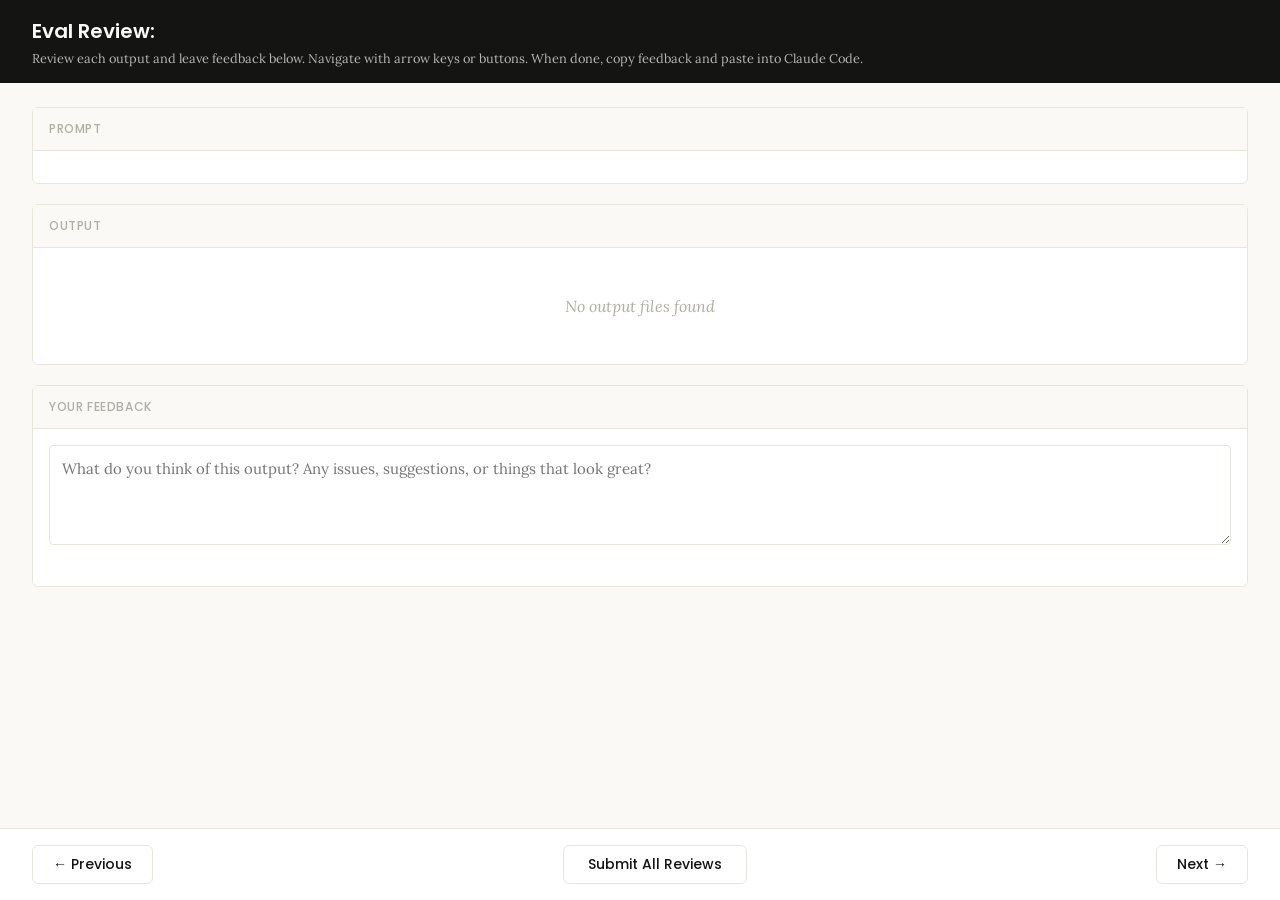
<file: skills/skill-creator/eval-viewer/viewer.html>
<!DOCTYPE html>
<html lang="en">
<head>
  <meta charset="UTF-8">
  <meta name="viewport" content="width=device-width, initial-scale=1.0">
  <title>Eval Review</title>
  <link rel="preconnect" href="https://fonts.googleapis.com">
  <link rel="preconnect" href="https://fonts.gstatic.com" crossorigin>
  <link href="https://fonts.googleapis.com/css2?family=Poppins:wght@500;600&family=Lora:wght@400;500&display=swap" rel="stylesheet">
  <script src="https://cdn.sheetjs.com/xlsx-0.20.3/package/dist/xlsx.full.min.js" integrity="sha384-EnyY0/GSHQGSxSgMwaIPzSESbqoOLSexfnSMN2AP+39Ckmn92stwABZynq1JyzdT" crossorigin="anonymous"></script>
  <style>
    :root {
      --bg: #faf9f5;
      --surface: #ffffff;
      --border: #e8e6dc;
      --text: #141413;
      --text-muted: #b0aea5;
      --accent: #d97757;
      --accent-hover: #c4613f;
      --green: #788c5d;
      --green-bg: #eef2e8;
      --red: #c44;
      --red-bg: #fceaea;
      --header-bg: #141413;
      --header-text: #faf9f5;
      --radius: 6px;
    }

    * { box-sizing: border-box; margin: 0; padding: 0; }

    body {
      font-family: 'Lora', Georgia, serif;
      background: var(--bg);
      color: var(--text);
      height: 100vh;
      display: flex;
      flex-direction: column;
    }

    /* ---- Header ---- */
    .header {
      background: var(--header-bg);
      color: var(--header-text);
      padding: 1rem 2rem;
      display: flex;
      justify-content: space-between;
      align-items: center;
      flex-shrink: 0;
    }
    .header h1 {
      font-family: 'Poppins', sans-serif;
      font-size: 1.25rem;
      font-weight: 600;
    }
    .header .instructions {
      font-size: 0.8rem;
      opacity: 0.7;
      margin-top: 0.25rem;
    }
    .header .progress {
      font-size: 0.875rem;
      opacity: 0.8;
      text-align: right;
    }

    /* ---- Main content ---- */
    .main {
      flex: 1;
      overflow-y: auto;
      padding: 1.5rem 2rem;
      display: flex;
      flex-direction: column;
      gap: 1.25rem;
    }

    /* ---- Sections ---- */
    .section {
      background: var(--surface);
      border: 1px solid var(--border);
      border-radius: var(--radius);
      flex-shrink: 0;
    }
    .section-header {
      font-family: 'Poppins', sans-serif;
      padding: 0.75rem 1rem;
      font-size: 0.75rem;
      font-weight: 500;
      text-transform: uppercase;
      letter-spacing: 0.05em;
      color: var(--text-muted);
      border-bottom: 1px solid var(--border);
      background: var(--bg);
    }
    .section-body {
      padding: 1rem;
    }

    /* ---- Config badge ---- */
    .config-badge {
      display: inline-block;
      padding: 0.2rem 0.625rem;
      border-radius: 9999px;
      font-family: 'Poppins', sans-serif;
      font-size: 0.6875rem;
      font-weight: 600;
      text-transform: uppercase;
      letter-spacing: 0.03em;
      margin-left: 0.75rem;
      vertical-align: middle;
    }
    .config-badge.config-primary {
      background: rgba(33, 150, 243, 0.12);
      color: #1976d2;
    }
    .config-badge.config-baseline {
      background: rgba(255, 193, 7, 0.15);
      color: #f57f17;
    }

    /* ---- Prompt ---- */
    .prompt-text {
      white-space: pre-wrap;
      font-size: 0.9375rem;
      line-height: 1.6;
    }

    /* ---- Outputs ---- */
    .output-file {
      border: 1px solid var(--border);
      border-radius: var(--radius);
      overflow: hidden;
    }
    .output-file + .output-file {
      margin-top: 1rem;
    }
    .output-file-header {
      padding: 0.5rem 0.75rem;
      font-size: 0.8rem;
      font-weight: 600;
      color: var(--text-muted);
      background: var(--bg);
      border-bottom: 1px solid var(--border);
      font-family: 'SF Mono', SFMono-Regular, Consolas, 'Liberation Mono', Menlo, monospace;
      display: flex;
      justify-content: space-between;
      align-items: center;
    }
    .output-file-header .dl-btn {
      font-size: 0.7rem;
      color: var(--accent);
      text-decoration: none;
      cursor: pointer;
      font-family: -apple-system, BlinkMacSystemFont, 'Segoe UI', sans-serif;
      font-weight: 500;
      opacity: 0.8;
    }
    .output-file-header .dl-btn:hover {
      opacity: 1;
      text-decoration: underline;
    }
    .output-file-content {
      padding: 0.75rem;
      overflow-x: auto;
    }
    .output-file-content pre {
      font-size: 0.8125rem;
      line-height: 1.5;
      white-space: pre-wrap;
      word-break: break-word;
      font-family: 'SF Mono', SFMono-Regular, Consolas, 'Liberation Mono', Menlo, monospace;
    }
    .output-file-content img {
      max-width: 100%;
      height: auto;
      border-radius: 4px;
    }
    .output-file-content iframe {
      width: 100%;
      height: 600px;
      border: none;
    }
    .output-file-content table {
      border-collapse: collapse;
      font-size: 0.8125rem;
      width: 100%;
    }
    .output-file-content table td,
    .output-file-content table th {
      border: 1px solid var(--border);
      padding: 0.375rem 0.5rem;
      text-align: left;
    }
    .output-file-content table th {
      background: var(--bg);
      font-weight: 600;
    }
    .output-file-content .download-link {
      display: inline-flex;
      align-items: center;
      gap: 0.5rem;
      padding: 0.5rem 1rem;
      background: var(--bg);
      border: 1px solid var(--border);
      border-radius: 4px;
      color: var(--accent);
      text-decoration: none;
      font-size: 0.875rem;
      cursor: pointer;
    }
    .output-file-content .download-link:hover {
      background: var(--border);
    }
    .empty-state {
      color: var(--text-muted);
      font-style: italic;
      padding: 2rem;
      text-align: center;
    }

    /* ---- Feedback ---- */
    .prev-feedback {
      background: var(--bg);
      border: 1px solid var(--border);
      border-radius: 4px;
      padding: 0.625rem 0.75rem;
      margin-top: 0.75rem;
      font-size: 0.8125rem;
      color: var(--text-muted);
      line-height: 1.5;
    }
    .prev-feedback-label {
      font-size: 0.7rem;
      font-weight: 600;
      text-transform: uppercase;
      letter-spacing: 0.04em;
      margin-bottom: 0.25rem;
      color: var(--text-muted);
    }
    .feedback-textarea {
      width: 100%;
      min-height: 100px;
      padding: 0.75rem;
      border: 1px solid var(--border);
      border-radius: 4px;
      font-family: inherit;
      font-size: 0.9375rem;
      line-height: 1.5;
      resize: vertical;
      color: var(--text);
    }
    .feedback-textarea:focus {
      outline: none;
      border-color: var(--accent);
      box-shadow: 0 0 0 3px rgba(37, 99, 235, 0.1);
    }
    .feedback-status {
      font-size: 0.75rem;
      color: var(--text-muted);
      margin-top: 0.5rem;
      min-height: 1.1em;
    }

    /* ---- Grades (collapsible) ---- */
    .grades-toggle {
      display: flex;
      align-items: center;
      cursor: pointer;
      user-select: none;
    }
    .grades-toggle:hover {
      color: var(--accent);
    }
    .grades-toggle .arrow {
      margin-right: 0.5rem;
      transition: transform 0.15s;
      font-size: 0.75rem;
    }
    .grades-toggle .arrow.open {
      transform: rotate(90deg);
    }
    .grades-content {
      display: none;
      margin-top: 0.75rem;
    }
    .grades-content.open {
      display: block;
    }
    .grades-summary {
      font-size: 0.875rem;
      margin-bottom: 0.75rem;
      display: flex;
      align-items: center;
      gap: 0.5rem;
    }
    .grade-badge {
      display: inline-block;
      padding: 0.125rem 0.5rem;
      border-radius: 9999px;
      font-size: 0.75rem;
      font-weight: 600;
    }
    .grade-pass { background: var(--green-bg); color: var(--green); }
    .grade-fail { background: var(--red-bg); color: var(--red); }
    .assertion-list {
      list-style: none;
    }
    .assertion-item {
      padding: 0.625rem 0;
      border-bottom: 1px solid var(--border);
      font-size: 0.8125rem;
    }
    .assertion-item:last-child { border-bottom: none; }
    .assertion-status {
      font-weight: 600;
      margin-right: 0.5rem;
    }
    .assertion-status.pass { color: var(--green); }
    .assertion-status.fail { color: var(--red); }
    .assertion-evidence {
      color: var(--text-muted);
      font-size: 0.75rem;
      margin-top: 0.25rem;
      padding-left: 1.5rem;
    }

    /* ---- View tabs ---- */
    .view-tabs {
      display: flex;
      gap: 0;
      padding: 0 2rem;
      background: var(--bg);
      border-bottom: 1px solid var(--border);
      flex-shrink: 0;
    }
    .view-tab {
      font-family: 'Poppins', sans-serif;
      padding: 0.625rem 1.25rem;
      font-size: 0.8125rem;
      font-weight: 500;
      cursor: pointer;
      border: none;
      background: none;
      color: var(--text-muted);
      border-bottom: 2px solid transparent;
      transition: all 0.15s;
    }
    .view-tab:hover { color: var(--text); }
    .view-tab.active {
      color: var(--accent);
      border-bottom-color: var(--accent);
    }
    .view-panel { display: none; }
    .view-panel.active { display: flex; flex-direction: column; flex: 1; overflow: hidden; }

    /* ---- Benchmark view ---- */
    .benchmark-view {
      padding: 1.5rem 2rem;
      overflow-y: auto;
      flex: 1;
    }
    .benchmark-table {
      border-collapse: collapse;
      background: var(--surface);
      border: 1px solid var(--border);
      border-radius: var(--radius);
      font-size: 0.8125rem;
      width: 100%;
      margin-bottom: 1.5rem;
    }
    .benchmark-table th, .benchmark-table td {
      padding: 0.625rem 0.75rem;
      text-align: left;
      border: 1px solid var(--border);
    }
    .benchmark-table th {
      font-family: 'Poppins', sans-serif;
      background: var(--header-bg);
      color: var(--header-text);
      font-weight: 500;
      font-size: 0.75rem;
      text-transform: uppercase;
      letter-spacing: 0.04em;
    }
    .benchmark-table tr:hover { background: var(--bg); }
    .benchmark-table tr.benchmark-row-with { background: rgba(33, 150, 243, 0.06); }
    .benchmark-table tr.benchmark-row-without { background: rgba(255, 193, 7, 0.06); }
    .benchmark-table tr.benchmark-row-with:hover { background: rgba(33, 150, 243, 0.12); }
    .benchmark-table tr.benchmark-row-without:hover { background: rgba(255, 193, 7, 0.12); }
    .benchmark-table tr.benchmark-row-avg { font-weight: 600; border-top: 2px solid var(--border); }
    .benchmark-table tr.benchmark-row-avg.benchmark-row-with { background: rgba(33, 150, 243, 0.12); }
    .benchmark-table tr.benchmark-row-avg.benchmark-row-without { background: rgba(255, 193, 7, 0.12); }
    .benchmark-delta-positive { color: var(--green); font-weight: 600; }
    .benchmark-delta-negative { color: var(--red); font-weight: 600; }
    .benchmark-notes {
      background: var(--surface);
      border: 1px solid var(--border);
      border-radius: var(--radius);
      padding: 1rem;
    }
    .benchmark-notes h3 {
      font-family: 'Poppins', sans-serif;
      font-size: 0.875rem;
      margin-bottom: 0.75rem;
    }
    .benchmark-notes ul {
      list-style: disc;
      padding-left: 1.25rem;
    }
    .benchmark-notes li {
      font-size: 0.8125rem;
      line-height: 1.6;
      margin-bottom: 0.375rem;
    }
    .benchmark-empty {
      color: var(--text-muted);
      font-style: italic;
      text-align: center;
      padding: 3rem;
    }

    /* ---- Navigation ---- */
    .nav {
      display: flex;
      justify-content: space-between;
      align-items: center;
      padding: 1rem 2rem;
      border-top: 1px solid var(--border);
      background: var(--surface);
      flex-shrink: 0;
    }
    .nav-btn {
      font-family: 'Poppins', sans-serif;
      padding: 0.5rem 1.25rem;
      border: 1px solid var(--border);
      border-radius: var(--radius);
      background: var(--surface);
      cursor: pointer;
      font-size: 0.875rem;
      font-weight: 500;
      color: var(--text);
      transition: all 0.15s;
    }
    .nav-btn:hover:not(:disabled) {
      background: var(--bg);
      border-color: var(--text-muted);
    }
    .nav-btn:disabled {
      opacity: 0.4;
      cursor: not-allowed;
    }
    .done-btn {
      font-family: 'Poppins', sans-serif;
      padding: 0.5rem 1.5rem;
      border: 1px solid var(--border);
      border-radius: var(--radius);
      background: var(--surface);
      color: var(--text);
      cursor: pointer;
      font-size: 0.875rem;
      font-weight: 500;
      transition: all 0.15s;
    }
    .done-btn:hover {
      background: var(--bg);
      border-color: var(--text-muted);
    }
    .done-btn.ready {
      border: none;
      background: var(--accent);
      color: white;
      font-weight: 600;
    }
    .done-btn.ready:hover {
      background: var(--accent-hover);
    }
    /* ---- Done overlay ---- */
    .done-overlay {
      display: none;
      position: fixed;
      inset: 0;
      background: rgba(0, 0, 0, 0.5);
      z-index: 100;
      justify-content: center;
      align-items: center;
    }
    .done-overlay.visible {
      display: flex;
    }
    .done-card {
      background: var(--surface);
      border-radius: 12px;
      padding: 2rem 3rem;
      text-align: center;
      box-shadow: 0 20px 60px rgba(0, 0, 0, 0.3);
      max-width: 500px;
    }
    .done-card h2 {
      font-size: 1.5rem;
      margin-bottom: 0.5rem;
    }
    .done-card p {
      color: var(--text-muted);
      margin-bottom: 1.5rem;
      line-height: 1.5;
    }
    .done-card .btn-row {
      display: flex;
      gap: 0.5rem;
      justify-content: center;
    }
    .done-card button {
      padding: 0.5rem 1.25rem;
      border: 1px solid var(--border);
      border-radius: var(--radius);
      background: var(--surface);
      cursor: pointer;
      font-size: 0.875rem;
    }
    .done-card button:hover {
      background: var(--bg);
    }
    /* ---- Toast ---- */
    .toast {
      position: fixed;
      bottom: 5rem;
      left: 50%;
      transform: translateX(-50%);
      background: var(--header-bg);
      color: var(--header-text);
      padding: 0.625rem 1.25rem;
      border-radius: var(--radius);
      font-size: 0.875rem;
      opacity: 0;
      transition: opacity 0.3s;
      pointer-events: none;
      z-index: 200;
    }
    .toast.visible {
      opacity: 1;
    }
  </style>
</head>
<body>
  <div id="app" style="height:100vh; display:flex; flex-direction:column;">
    <div class="header">
      <div>
        <h1>Eval Review: <span id="skill-name"></span></h1>
        <div class="instructions">Review each output and leave feedback below. Navigate with arrow keys or buttons. When done, copy feedback and paste into Claude Code.</div>
      </div>
      <div class="progress" id="progress"></div>
    </div>

    <!-- View tabs (only shown when benchmark data exists) -->
    <div class="view-tabs" id="view-tabs" style="display:none;">
      <button class="view-tab active" onclick="switchView('outputs')">Outputs</button>
      <button class="view-tab" onclick="switchView('benchmark')">Benchmark</button>
    </div>

    <!-- Outputs panel (qualitative review) -->
    <div class="view-panel active" id="panel-outputs">
    <div class="main">
      <!-- Prompt -->
      <div class="section">
        <div class="section-header">Prompt <span class="config-badge" id="config-badge" style="display:none;"></span></div>
        <div class="section-body">
          <div class="prompt-text" id="prompt-text"></div>
        </div>
      </div>

      <!-- Outputs -->
      <div class="section">
        <div class="section-header">Output</div>
        <div class="section-body" id="outputs-body">
          <div class="empty-state">No output files found</div>
        </div>
      </div>

      <!-- Previous Output (collapsible) -->
      <div class="section" id="prev-outputs-section" style="display:none;">
        <div class="section-header">
          <div class="grades-toggle" onclick="togglePrevOutputs()">
            <span class="arrow" id="prev-outputs-arrow">&#9654;</span>
            Previous Output
          </div>
        </div>
        <div class="grades-content" id="prev-outputs-content"></div>
      </div>

      <!-- Grades (collapsible) -->
      <div class="section" id="grades-section" style="display:none;">
        <div class="section-header">
          <div class="grades-toggle" onclick="toggleGrades()">
            <span class="arrow" id="grades-arrow">&#9654;</span>
            Formal Grades
          </div>
        </div>
        <div class="grades-content" id="grades-content"></div>
      </div>

      <!-- Feedback -->
      <div class="section">
        <div class="section-header">Your Feedback</div>
        <div class="section-body">
          <textarea
            class="feedback-textarea"
            id="feedback"
            placeholder="What do you think of this output? Any issues, suggestions, or things that look great?"
          ></textarea>
          <div class="feedback-status" id="feedback-status"></div>
          <div class="prev-feedback" id="prev-feedback" style="display:none;">
            <div class="prev-feedback-label">Previous feedback</div>
            <div id="prev-feedback-text"></div>
          </div>
        </div>
      </div>
    </div>

    <div class="nav" id="outputs-nav">
      <button class="nav-btn" id="prev-btn" onclick="navigate(-1)">&#8592; Previous</button>
      <button class="done-btn" id="done-btn" onclick="showDoneDialog()">Submit All Reviews</button>
      <button class="nav-btn" id="next-btn" onclick="navigate(1)">Next &#8594;</button>
    </div>
    </div><!-- end panel-outputs -->

    <!-- Benchmark panel (quantitative stats) -->
    <div class="view-panel" id="panel-benchmark">
      <div class="benchmark-view" id="benchmark-content">
        <div class="benchmark-empty">No benchmark data available. Run a benchmark to see quantitative results here.</div>
      </div>
    </div>
  </div>

  <!-- Done overlay -->
  <div class="done-overlay" id="done-overlay">
    <div class="done-card">
      <h2>Review Complete</h2>
      <p>Your feedback has been saved. Go back to your Claude Code session and tell Claude you're done reviewing.</p>
      <div class="btn-row">
        <button onclick="closeDoneDialog()">OK</button>
      </div>
    </div>
  </div>

  <!-- Toast -->
  <div class="toast" id="toast"></div>

  <script>
    // ---- Embedded data (injected by generate_review.py) ----
    /*__EMBEDDED_DATA__*/

    // ---- State ----
    let feedbackMap = {};  // run_id -> feedback text
    let currentIndex = 0;
    let visitedRuns = new Set();

    // ---- Init ----
    async function init() {
      // Load saved feedback from server — but only if this isn't a fresh
      // iteration (indicated by previous_feedback being present). When
      // previous feedback exists, the feedback.json on disk is stale from
      // the prior iteration and should not pre-fill the textareas.
      const hasPrevious = Object.keys(EMBEDDED_DATA.previous_feedback || {}).length > 0
        || Object.keys(EMBEDDED_DATA.previous_outputs || {}).length > 0;
      if (!hasPrevious) {
        try {
          const resp = await fetch("/api/feedback");
          const data = await resp.json();
          if (data.reviews) {
            for (const r of data.reviews) feedbackMap[r.run_id] = r.feedback;
          }
        } catch { /* first run, no feedback yet */ }
      }

      document.getElementById("skill-name").textContent = EMBEDDED_DATA.skill_name;
      showRun(0);

      // Wire up feedback auto-save
      const textarea = document.getElementById("feedback");
      let saveTimeout = null;
      textarea.addEventListener("input", () => {
        clearTimeout(saveTimeout);
        document.getElementById("feedback-status").textContent = "";
        saveTimeout = setTimeout(() => saveCurrentFeedback(), 800);
      });
    }

    // ---- Navigation ----
    function navigate(delta) {
      const newIndex = currentIndex + delta;
      if (newIndex >= 0 && newIndex < EMBEDDED_DATA.runs.length) {
        saveCurrentFeedback();
        showRun(newIndex);
      }
    }

    function updateNavButtons() {
      document.getElementById("prev-btn").disabled = currentIndex === 0;
      document.getElementById("next-btn").disabled =
        currentIndex === EMBEDDED_DATA.runs.length - 1;
    }

    // ---- Show a run ----
    function showRun(index) {
      currentIndex = index;
      const run = EMBEDDED_DATA.runs[index];

      // Progress
      document.getElementById("progress").textContent =
        `${index + 1} of ${EMBEDDED_DATA.runs.length}`;

      // Prompt
      document.getElementById("prompt-text").textContent = run.prompt;

      // Config badge
      const badge = document.getElementById("config-badge");
      const configMatch = run.id.match(/(with_skill|without_skill|new_skill|old_skill)/);
      if (configMatch) {
        const config = configMatch[1];
        const isBaseline = config === "without_skill" || config === "old_skill";
        badge.textContent = config.replace(/_/g, " ");
        badge.className = "config-badge " + (isBaseline ? "config-baseline" : "config-primary");
        badge.style.display = "inline-block";
      } else {
        badge.style.display = "none";
      }

      // Outputs
      renderOutputs(run);

      // Previous outputs
      renderPrevOutputs(run);

      // Grades
      renderGrades(run);

      // Previous feedback
      const prevFb = (EMBEDDED_DATA.previous_feedback || {})[run.id];
      const prevEl = document.getElementById("prev-feedback");
      if (prevFb) {
        document.getElementById("prev-feedback-text").textContent = prevFb;
        prevEl.style.display = "block";
      } else {
        prevEl.style.display = "none";
      }

      // Feedback
      document.getElementById("feedback").value = feedbackMap[run.id] || "";
      document.getElementById("feedback-status").textContent = "";

      updateNavButtons();

      // Track visited runs and promote done button when all visited
      visitedRuns.add(index);
      const doneBtn = document.getElementById("done-btn");
      if (visitedRuns.size >= EMBEDDED_DATA.runs.length) {
        doneBtn.classList.add("ready");
      }

      // Scroll main content to top
      document.querySelector(".main").scrollTop = 0;
    }

    // ---- Render outputs ----
    function renderOutputs(run) {
      const container = document.getElementById("outputs-body");
      container.innerHTML = "";

      const outputs = run.outputs || [];
      if (outputs.length === 0) {
        container.innerHTML = '<div class="empty-state">No output files</div>';
        return;
      }

      for (const file of outputs) {
        const fileDiv = document.createElement("div");
        fileDiv.className = "output-file";

        // Always show file header with download link
        const header = document.createElement("div");
        header.className = "output-file-header";
        const nameSpan = document.createElement("span");
        nameSpan.textContent = file.name;
        header.appendChild(nameSpan);
        const dlBtn = document.createElement("a");
        dlBtn.className = "dl-btn";
        dlBtn.textContent = "Download";
        dlBtn.download = file.name;
        dlBtn.href = getDownloadUri(file);
        header.appendChild(dlBtn);
        fileDiv.appendChild(header);

        const content = document.createElement("div");
        content.className = "output-file-content";

        if (file.type === "text") {
          const pre = document.createElement("pre");
          pre.textContent = file.content;
          content.appendChild(pre);
        } else if (file.type === "image") {
          const img = document.createElement("img");
          img.src = file.data_uri;
          img.alt = file.name;
          content.appendChild(img);
        } else if (file.type === "pdf") {
          const iframe = document.createElement("iframe");
          iframe.src = file.data_uri;
          content.appendChild(iframe);
        } else if (file.type === "xlsx") {
          renderXlsx(content, file.data_b64);
        } else if (file.type === "binary") {
          const a = document.createElement("a");
          a.className = "download-link";
          a.href = file.data_uri;
          a.download = file.name;
          a.textContent = "Download " + file.name;
          content.appendChild(a);
        } else if (file.type === "error") {
          const pre = document.createElement("pre");
          pre.textContent = file.content;
          pre.style.color = "var(--red)";
          content.appendChild(pre);
        }

        fileDiv.appendChild(content);
        container.appendChild(fileDiv);
      }
    }

    // ---- XLSX rendering via SheetJS ----
    function renderXlsx(container, b64Data) {
      try {
        const raw = Uint8Array.from(atob(b64Data), c => c.charCodeAt(0));
        const wb = XLSX.read(raw, { type: "array" });

        for (let i = 0; i < wb.SheetNames.length; i++) {
          const sheetName = wb.SheetNames[i];
          const ws = wb.Sheets[sheetName];

          if (wb.SheetNames.length > 1) {
            const sheetLabel = document.createElement("div");
            sheetLabel.style.cssText =
              "font-weight:600; font-size:0.8rem; color:#b0aea5; margin-top:0.5rem; margin-bottom:0.25rem;";
            sheetLabel.textContent = "Sheet: " + sheetName;
            container.appendChild(sheetLabel);
          }

          const htmlStr = XLSX.utils.sheet_to_html(ws, { editable: false });
          const wrapper = document.createElement("div");
          wrapper.innerHTML = htmlStr;
          container.appendChild(wrapper);
        }
      } catch (err) {
        container.textContent = "Error rendering spreadsheet: " + err.message;
      }
    }

    // ---- Grades ----
    function renderGrades(run) {
      const section = document.getElementById("grades-section");
      const content = document.getElementById("grades-content");

      if (!run.grading) {
        section.style.display = "none";
        return;
      }

      const grading = run.grading;
      section.style.display = "block";
      // Reset to collapsed
      content.classList.remove("open");
      document.getElementById("grades-arrow").classList.remove("open");

      const summary = grading.summary || {};
      const expectations = grading.expectations || [];

      let html = '<div style="padding: 1rem;">';

      // Summary line
      const passRate = summary.pass_rate != null
        ? Math.round(summary.pass_rate * 100) + "%"
        : "?";
      const badgeClass = summary.pass_rate >= 0.8 ? "grade-pass" : summary.pass_rate >= 0.5 ? "" : "grade-fail";
      html += '<div class="grades-summary">';
      html += '<span class="grade-badge ' + badgeClass + '">' + passRate + '</span>';
      html += '<span>' + (summary.passed || 0) + ' passed, ' + (summary.failed || 0) + ' failed of ' + (summary.total || 0) + '</span>';
      html += '</div>';

      // Assertions list
      html += '<ul class="assertion-list">';
      for (const exp of expectations) {
        const statusClass = exp.passed ? "pass" : "fail";
        const statusIcon = exp.passed ? "\u2713" : "\u2717";
        html += '<li class="assertion-item">';
        html += '<span class="assertion-status ' + statusClass + '">' + statusIcon + '</span>';
        html += '<span>' + escapeHtml(exp.text) + '</span>';
        if (exp.evidence) {
          html += '<div class="assertion-evidence">' + escapeHtml(exp.evidence) + '</div>';
        }
        html += '</li>';
      }
      html += '</ul>';

      html += '</div>';
      content.innerHTML = html;
    }

    function toggleGrades() {
      const content = document.getElementById("grades-content");
      const arrow = document.getElementById("grades-arrow");
      content.classList.toggle("open");
      arrow.classList.toggle("open");
    }

    // ---- Previous outputs (collapsible) ----
    function renderPrevOutputs(run) {
      const section = document.getElementById("prev-outputs-section");
      const content = document.getElementById("prev-outputs-content");
      const prevOutputs = (EMBEDDED_DATA.previous_outputs || {})[run.id];

      if (!prevOutputs || prevOutputs.length === 0) {
        section.style.display = "none";
        return;
      }

      section.style.display = "block";
      // Reset to collapsed
      content.classList.remove("open");
      document.getElementById("prev-outputs-arrow").classList.remove("open");

      // Render the files into the content area
      content.innerHTML = "";
      const wrapper = document.createElement("div");
      wrapper.style.padding = "1rem";

      for (const file of prevOutputs) {
        const fileDiv = document.createElement("div");
        fileDiv.className = "output-file";

        const header = document.createElement("div");
        header.className = "output-file-header";
        const nameSpan = document.createElement("span");
        nameSpan.textContent = file.name;
        header.appendChild(nameSpan);
        const dlBtn = document.createElement("a");
        dlBtn.className = "dl-btn";
        dlBtn.textContent = "Download";
        dlBtn.download = file.name;
        dlBtn.href = getDownloadUri(file);
        header.appendChild(dlBtn);
        fileDiv.appendChild(header);

        const fc = document.createElement("div");
        fc.className = "output-file-content";

        if (file.type === "text") {
          const pre = document.createElement("pre");
          pre.textContent = file.content;
          fc.appendChild(pre);
        } else if (file.type === "image") {
          const img = document.createElement("img");
          img.src = file.data_uri;
          img.alt = file.name;
          fc.appendChild(img);
        } else if (file.type === "pdf") {
          const iframe = document.createElement("iframe");
          iframe.src = file.data_uri;
          fc.appendChild(iframe);
        } else if (file.type === "xlsx") {
          renderXlsx(fc, file.data_b64);
        } else if (file.type === "binary") {
          const a = document.createElement("a");
          a.className = "download-link";
          a.href = file.data_uri;
          a.download = file.name;
          a.textContent = "Download " + file.name;
          fc.appendChild(a);
        }

        fileDiv.appendChild(fc);
        wrapper.appendChild(fileDiv);
      }

      content.appendChild(wrapper);
    }

    function togglePrevOutputs() {
      const content = document.getElementById("prev-outputs-content");
      const arrow = document.getElementById("prev-outputs-arrow");
      content.classList.toggle("open");
      arrow.classList.toggle("open");
    }

    // ---- Feedback (saved to server -> feedback.json) ----
    function saveCurrentFeedback() {
      const run = EMBEDDED_DATA.runs[currentIndex];
      const text = document.getElementById("feedback").value;

      if (text.trim() === "") {
        delete feedbackMap[run.id];
      } else {
        feedbackMap[run.id] = text;
      }

      // Build reviews array from map
      const reviews = [];
      for (const [run_id, feedback] of Object.entries(feedbackMap)) {
        if (feedback.trim()) {
          reviews.push({ run_id, feedback, timestamp: new Date().toISOString() });
        }
      }

      fetch("/api/feedback", {
        method: "POST",
        headers: { "Content-Type": "application/json" },
        body: JSON.stringify({ reviews, status: "in_progress" }),
      }).then(() => {
        document.getElementById("feedback-status").textContent = "Saved";
      }).catch(() => {
        // Static mode or server unavailable — no-op on auto-save,
        // feedback will be downloaded on final submit
        document.getElementById("feedback-status").textContent = "Will download on submit";
      });
    }

    // ---- Done ----
    function showDoneDialog() {
      // Save current textarea to feedbackMap (but don't POST yet)
      const run = EMBEDDED_DATA.runs[currentIndex];
      const text = document.getElementById("feedback").value;
      if (text.trim() === "") {
        delete feedbackMap[run.id];
      } else {
        feedbackMap[run.id] = text;
      }

      // POST once with status: complete — include ALL runs so the model
      // can distinguish "no feedback" (looks good) from "not reviewed"
      const reviews = [];
      const ts = new Date().toISOString();
      for (const r of EMBEDDED_DATA.runs) {
        reviews.push({ run_id: r.id, feedback: feedbackMap[r.id] || "", timestamp: ts });
      }
      const payload = JSON.stringify({ reviews, status: "complete" }, null, 2);
      fetch("/api/feedback", {
        method: "POST",
        headers: { "Content-Type": "application/json" },
        body: payload,
      }).then(() => {
        document.getElementById("done-overlay").classList.add("visible");
      }).catch(() => {
        // Server not available (static mode) — download as file
        const blob = new Blob([payload], { type: "application/json" });
        const url = URL.createObjectURL(blob);
        const a = document.createElement("a");
        a.href = url;
        a.download = "feedback.json";
        a.click();
        URL.revokeObjectURL(url);
        document.getElementById("done-overlay").classList.add("visible");
      });
    }

    function closeDoneDialog() {
      // Reset status back to in_progress
      saveCurrentFeedback();
      document.getElementById("done-overlay").classList.remove("visible");
    }

    // ---- Toast ----
    function showToast(message) {
      const toast = document.getElementById("toast");
      toast.textContent = message;
      toast.classList.add("visible");
      setTimeout(() => toast.classList.remove("visible"), 2000);
    }

    // ---- Keyboard nav ----
    document.addEventListener("keydown", (e) => {
      // Don't capture when typing in textarea
      if (e.target.tagName === "TEXTAREA") return;

      if (e.key === "ArrowLeft" || e.key === "ArrowUp") {
        e.preventDefault();
        navigate(-1);
      } else if (e.key === "ArrowRight" || e.key === "ArrowDown") {
        e.preventDefault();
        navigate(1);
      }
    });

    // ---- Util ----
    function getDownloadUri(file) {
      if (file.data_uri) return file.data_uri;
      if (file.data_b64) return "data:application/octet-stream;base64," + file.data_b64;
      if (file.type === "text") return "data:text/plain;charset=utf-8," + encodeURIComponent(file.content);
      return "#";
    }

    function escapeHtml(text) {
      const div = document.createElement("div");
      div.textContent = text;
      return div.innerHTML;
    }

    // ---- View switching ----
    function switchView(view) {
      document.querySelectorAll(".view-tab").forEach(t => t.classList.remove("active"));
      document.querySelectorAll(".view-panel").forEach(p => p.classList.remove("active"));
      document.querySelector(`[onclick="switchView('${view}')"]`).classList.add("active");
      document.getElementById("panel-" + view).classList.add("active");
    }

    // ---- Benchmark rendering ----
    function renderBenchmark() {
      const data = EMBEDDED_DATA.benchmark;
      if (!data) return;

      // Show the tabs
      document.getElementById("view-tabs").style.display = "flex";

      const container = document.getElementById("benchmark-content");
      const summary = data.run_summary || {};
      const metadata = data.metadata || {};
      const notes = data.notes || [];

      let html = "";

      // Header
      html += "<h2 style='font-family: Poppins, sans-serif; margin-bottom: 0.5rem;'>Benchmark Results</h2>";
      html += "<p style='color: var(--text-muted); font-size: 0.875rem; margin-bottom: 1.25rem;'>";
      if (metadata.skill_name) html += "<strong>" + escapeHtml(metadata.skill_name) + "</strong> &mdash; ";
      if (metadata.timestamp) html += metadata.timestamp + " &mdash; ";
      if (metadata.evals_run) html += "Evals: " + metadata.evals_run.join(", ") + " &mdash; ";
      html += (metadata.runs_per_configuration || "?") + " runs per configuration";
      html += "</p>";

      // Summary table
      html += '<table class="benchmark-table">';

      function fmtStat(stat, pct) {
        if (!stat) return "—";
        const suffix = pct ? "%" : "";
        const m = pct ? (stat.mean * 100).toFixed(0) : stat.mean.toFixed(1);
        const s = pct ? (stat.stddev * 100).toFixed(0) : stat.stddev.toFixed(1);
        return m + suffix + " ± " + s + suffix;
      }

      function deltaClass(val) {
        if (!val) return "";
        const n = parseFloat(val);
        if (n > 0) return "benchmark-delta-positive";
        if (n < 0) return "benchmark-delta-negative";
        return "";
      }

      // Discover config names dynamically (everything except "delta")
      const configs = Object.keys(summary).filter(k => k !== "delta");
      const configA = configs[0] || "config_a";
      const configB = configs[1] || "config_b";
      const labelA = configA.replace(/_/g, " ").replace(/\b\w/g, c => c.toUpperCase());
      const labelB = configB.replace(/_/g, " ").replace(/\b\w/g, c => c.toUpperCase());
      const a = summary[configA] || {};
      const b = summary[configB] || {};
      const delta = summary.delta || {};

      html += "<thead><tr><th>Metric</th><th>" + escapeHtml(labelA) + "</th><th>" + escapeHtml(labelB) + "</th><th>Delta</th></tr></thead>";
      html += "<tbody>";

      html += "<tr><td><strong>Pass Rate</strong></td>";
      html += "<td>" + fmtStat(a.pass_rate, true) + "</td>";
      html += "<td>" + fmtStat(b.pass_rate, true) + "</td>";
      html += '<td class="' + deltaClass(delta.pass_rate) + '">' + (delta.pass_rate || "—") + "</td></tr>";

      // Time (only show row if data exists)
      if (a.time_seconds || b.time_seconds) {
        html += "<tr><td><strong>Time (s)</strong></td>";
        html += "<td>" + fmtStat(a.time_seconds, false) + "</td>";
        html += "<td>" + fmtStat(b.time_seconds, false) + "</td>";
        html += '<td class="' + deltaClass(delta.time_seconds) + '">' + (delta.time_seconds ? delta.time_seconds + "s" : "—") + "</td></tr>";
      }

      // Tokens (only show row if data exists)
      if (a.tokens || b.tokens) {
        html += "<tr><td><strong>Tokens</strong></td>";
        html += "<td>" + fmtStat(a.tokens, false) + "</td>";
        html += "<td>" + fmtStat(b.tokens, false) + "</td>";
        html += '<td class="' + deltaClass(delta.tokens) + '">' + (delta.tokens || "—") + "</td></tr>";
      }

      html += "</tbody></table>";

      // Per-eval breakdown (if runs data available)
      const runs = data.runs || [];
      if (runs.length > 0) {
        const evalIds = [...new Set(runs.map(r => r.eval_id))].sort((a, b) => a - b);

        html += "<h3 style='font-family: Poppins, sans-serif; margin-bottom: 0.75rem;'>Per-Eval Breakdown</h3>";

        const hasTime = runs.some(r => r.result && r.result.time_seconds != null);
        const hasErrors = runs.some(r => r.result && r.result.errors > 0);

        for (const evalId of evalIds) {
          const evalRuns = runs.filter(r => r.eval_id === evalId);
          const evalName = evalRuns[0] && evalRuns[0].eval_name ? evalRuns[0].eval_name : "Eval " + evalId;

          html += "<h4 style='font-family: Poppins, sans-serif; margin: 1rem 0 0.5rem; color: var(--text);'>" + escapeHtml(evalName) + "</h4>";
          html += '<table class="benchmark-table">';
          html += "<thead><tr><th>Config</th><th>Run</th><th>Pass Rate</th>";
          if (hasTime) html += "<th>Time (s)</th>";
          if (hasErrors) html += "<th>Crashes During Execution</th>";
          html += "</tr></thead>";
          html += "<tbody>";

          // Group by config and render with average rows
          const configGroups = [...new Set(evalRuns.map(r => r.configuration))];
          for (let ci = 0; ci < configGroups.length; ci++) {
            const config = configGroups[ci];
            const configRuns = evalRuns.filter(r => r.configuration === config);
            if (configRuns.length === 0) continue;

            const rowClass = ci === 0 ? "benchmark-row-with" : "benchmark-row-without";
            const configLabel = config.replace(/_/g, " ").replace(/\b\w/g, c => c.toUpperCase());

            for (const run of configRuns) {
              const r = run.result || {};
              const prClass = r.pass_rate >= 0.8 ? "benchmark-delta-positive" : r.pass_rate < 0.5 ? "benchmark-delta-negative" : "";
              html += '<tr class="' + rowClass + '">';
              html += "<td>" + configLabel + "</td>";
              html += "<td>" + run.run_number + "</td>";
              html += '<td class="' + prClass + '">' + ((r.pass_rate || 0) * 100).toFixed(0) + "% (" + (r.passed || 0) + "/" + (r.total || 0) + ")</td>";
              if (hasTime) html += "<td>" + (r.time_seconds != null ? r.time_seconds.toFixed(1) : "—") + "</td>";
              if (hasErrors) html += "<td>" + (r.errors || 0) + "</td>";
              html += "</tr>";
            }

            // Average row
            const rates = configRuns.map(r => (r.result || {}).pass_rate || 0);
            const avgRate = rates.reduce((a, b) => a + b, 0) / rates.length;
            const avgPrClass = avgRate >= 0.8 ? "benchmark-delta-positive" : avgRate < 0.5 ? "benchmark-delta-negative" : "";
            html += '<tr class="benchmark-row-avg ' + rowClass + '">';
            html += "<td>" + configLabel + "</td>";
            html += "<td>Avg</td>";
            html += '<td class="' + avgPrClass + '">' + (avgRate * 100).toFixed(0) + "%</td>";
            if (hasTime) {
              const times = configRuns.map(r => (r.result || {}).time_seconds).filter(t => t != null);
              html += "<td>" + (times.length ? (times.reduce((a, b) => a + b, 0) / times.length).toFixed(1) : "—") + "</td>";
            }
            if (hasErrors) html += "<td></td>";
            html += "</tr>";
          }
          html += "</tbody></table>";

          // Per-assertion detail for this eval
          const runsWithExpectations = {};
          for (const config of configGroups) {
            runsWithExpectations[config] = evalRuns.filter(r => r.configuration === config && r.expectations && r.expectations.length > 0);
          }
          const hasAnyExpectations = Object.values(runsWithExpectations).some(runs => runs.length > 0);
          if (hasAnyExpectations) {
            // Collect all unique assertion texts across all configs
            const allAssertions = [];
            const seen = new Set();
            for (const config of configGroups) {
              for (const run of runsWithExpectations[config]) {
                for (const exp of (run.expectations || [])) {
                  if (!seen.has(exp.text)) {
                    seen.add(exp.text);
                    allAssertions.push(exp.text);
                  }
                }
              }
            }

            html += '<table class="benchmark-table" style="margin-top: 0.5rem;">';
            html += "<thead><tr><th>Assertion</th>";
            for (const config of configGroups) {
              const label = config.replace(/_/g, " ").replace(/\b\w/g, c => c.toUpperCase());
              html += "<th>" + escapeHtml(label) + "</th>";
            }
            html += "</tr></thead><tbody>";

            for (const assertionText of allAssertions) {
              html += "<tr><td>" + escapeHtml(assertionText) + "</td>";

              for (const config of configGroups) {
                html += "<td>";
                for (const run of runsWithExpectations[config]) {
                  const exp = (run.expectations || []).find(e => e.text === assertionText);
                  if (exp) {
                    const cls = exp.passed ? "benchmark-delta-positive" : "benchmark-delta-negative";
                    const icon = exp.passed ? "\u2713" : "\u2717";
                    html += '<span class="' + cls + '" title="Run ' + run.run_number + ': ' + escapeHtml(exp.evidence || "") + '">' + icon + "</span> ";
                  } else {
                    html += "— ";
                  }
                }
                html += "</td>";
              }
              html += "</tr>";
            }
            html += "</tbody></table>";
          }
        }
      }

      // Notes
      if (notes.length > 0) {
        html += '<div class="benchmark-notes">';
        html += "<h3>Analysis Notes</h3>";
        html += "<ul>";
        for (const note of notes) {
          html += "<li>" + escapeHtml(note) + "</li>";
        }
        html += "</ul></div>";
      }

      container.innerHTML = html;
    }

    // ---- Start ----
    init();
    renderBenchmark();
  </script>
</body>
</html>
</file>
<file: style.css>
/* ============================================================
   DESIGN SYSTEM v3 — Editorial Terminal
   A premium editorial experience built around the CLI identity.
   Warm amber accent. Cream typography. Noise + grid texture.
   ============================================================ */

:root {
  /* ---- Surface ---- */
  --bg:       #090909;
  --bg-alt:   rgba(15, 15, 15, 0.55);
  --bg-card:  rgba(19, 19, 19, 0.6);
  --bg-hover: #1A1A1A;
  --bg-input: #111111;

  /* ---- Ink ---- */
  --ink:      #F2EDE8;
  --ink-2:    #D0CBC5;
  --ink-3:    #9A9590;

  /* ---- Terminal palette ---- */
  --term-green:  #2DD4A8;
  --term-green-bg: rgba(45, 212, 168, 0.06);
  --term-green-glow: rgba(45, 212, 168, 0.25);
  --term-amber:  #F5A623;
  --term-amber-bg: rgba(245, 166, 35, 0.06);
  --term-amber-glow: rgba(245, 166, 35, 0.2);
  --term-red:    #EF4444;
  --term-blue:   #60A5FA;

  /* ---- Semantic ---- */
  --accent:   var(--term-amber);
  --accent-bg: var(--term-amber-bg);
  --accent-glow: var(--term-amber-glow);
  --success:  var(--term-green);
  --warning:  var(--term-amber);
  --error:    var(--term-red);

  /* ---- Type ---- */
  --ff-mono: 'JetBrains Mono', 'Fira Code', 'SF Mono', 'Cascadia Code', monospace;
  --ff-sans: 'Outfit', 'Inter', -apple-system, BlinkMacSystemFont, sans-serif;
  --ff-serif-cn: 'Noto Serif SC', 'Songti SC', 'STSong', serif;

  /* ---- Layout ---- */
  --nav-h: 52px;
  --gutter: clamp(20px, 5vw, 64px);
  --max-w: 1080px;
  --radius: 10px;

  /* ---- Easing ---- */
  --ease-out: cubic-bezier(0.16, 1, 0.3, 1);
  --ease-in-out: cubic-bezier(0.65, 0, 0.35, 1);
}

/* ============================================================
   RESET & BASE
   ============================================================ */
*, *::before, *::after { margin: 0; padding: 0; box-sizing: border-box; }
html { scroll-behavior: smooth; -webkit-text-size-adjust: 100%; }

body {
  background: var(--bg);
  color: var(--ink);
  font-family: var(--ff-sans);
  font-size: 16px;
  line-height: 1.8;
  overflow-x: hidden;
  -webkit-font-smoothing: antialiased;
  cursor: none;
}
body * { cursor: none !important; }

::selection { background: var(--accent); color: var(--bg); }

/* ============================================================
   TEXTURE — noise + grid + vignette
   ============================================================ */
body::before {
  content: '';
  position: fixed; inset: 0;
  background-image: url("data:image/svg+xml,%3Csvg width='200' height='200' xmlns='http://www.w3.org/2000/svg'%3E%3Cfilter id='n'%3E%3CfeTurbulence baseFrequency='0.75' numOctaves='4' stitchTiles='stitch'/%3E%3C/filter%3E%3Crect width='100%25' height='100%25' filter='url(%23n)' opacity='0.025'/%3E%3C/svg%3E");
  pointer-events: none;
  z-index: 10000;
}

/* Vignette */
body::after {
  content: '';
  position: fixed; inset: 0;
  background: radial-gradient(ellipse at center, transparent 50%, rgba(0,0,0,0.4) 100%);
  pointer-events: none;
  z-index: 9999;
}

/* ============================================================
   TYPOGRAPHY
   ============================================================ */
h1, h2, h3 {
  font-family: var(--ff-sans);
  font-weight: 600;
  line-height: 1.1;
  letter-spacing: -0.03em;
  color: var(--ink);
}
h1 { font-size: clamp(36px, 7.5vw, 88px); }
h2 { font-size: clamp(28px, 5vw, 52px); }
h3 { font-size: clamp(18px, 2.5vw, 22px); }

p { color: var(--ink-2); line-height: 1.9; }

a { color: var(--accent); text-decoration: none; }

code:not(.code-block code) {
  font-family: var(--ff-mono);
  font-size: 0.88em;
  background: var(--term-green-bg);
  color: var(--term-green);
  padding: 2px 6px;
  border-radius: 4px;
}

/* ============================================================
   LAYOUT
   ============================================================ */
.container {
  max-width: var(--max-w);
  margin: 0 auto;
  padding: 0 var(--gutter);
}

.section {
  padding: clamp(80px, 14vw, 180px) 0;
  position: relative;
  backdrop-filter: none;
  -webkit-backdrop-filter: none;
}

.section + .section { border-top: 1px solid rgba(255,255,255,0.03); }

/* ============================================================
   PROGRESS BAR
   ============================================================ */
.progress {
  position: fixed; top: 0; left: 0;
  height: 2px;
  background: var(--accent);
  z-index: 200;
  width: 0%;
  transition: width 0.08s linear;
  box-shadow: 0 0 10px var(--accent-glow), 0 0 30px var(--accent-glow);
}

/* ============================================================
   NAVIGATION
   ============================================================ */
.nav {
  position: fixed; top: 0; left: 0; right: 0;
  height: var(--nav-h);
  z-index: 100;
  display: flex;
  justify-content: space-between;
  align-items: center;
  padding: 0 var(--gutter);
  background: rgba(9, 9, 9, 0.8);
  backdrop-filter: blur(20px) saturate(1.2);
  -webkit-backdrop-filter: blur(20px) saturate(1.2);
  border-bottom: 1px solid rgba(255,255,255,0.03);
}

.nav-logo {
  font-family: var(--ff-mono);
  font-size: 13px;
  font-weight: 500;
  color: var(--ink);
  text-decoration: none;
  letter-spacing: -0.01em;
  display: flex;
  align-items: center;
  gap: 6px;
}
.nav-logo::before {
  content: '▸';
  color: var(--accent);
  font-size: 10px;
}

.nav-links { display: flex; gap: 2px; }

.nav-links a {
  font-family: var(--ff-mono);
  font-size: 12px;
  font-weight: 500;
  color: var(--ink-2);
  text-decoration: none;
  padding: 5px 12px;
  border-radius: 6px;
  transition: all 0.2s;
  letter-spacing: 0.01em;
}
.nav-links a:hover {
  color: var(--ink);
  background: rgba(255,255,255,0.04);
}
.nav-links a.active {
  color: var(--accent);
  background: var(--accent-bg);
}

/* ============================================================
   BUTTONS
   ============================================================ */
.btn {
  display: inline-flex;
  align-items: center;
  gap: 8px;
  padding: 13px 26px;
  font-family: var(--ff-mono);
  font-size: 13px;
  font-weight: 600;
  text-decoration: none;
  cursor: pointer;
  border: none;
  border-radius: 8px;
  transition: all 0.25s var(--ease-out);
  letter-spacing: 0.02em;
}

.btn-primary {
  background: var(--accent);
  color: #1A1000;
}
.btn-primary:hover {
  transform: translateY(-1px);
  box-shadow: 0 4px 24px var(--accent-glow), 0 0 50px rgba(245, 166, 35, 0.08);
}
.btn-primary:active { transform: translateY(0); }

.btn-secondary {
  background: transparent;
  color: var(--ink);
  border: 1px solid rgba(255,255,255,0.12);
}
.btn-secondary:hover {
  color: var(--ink);
  border-color: rgba(255,255,255,0.2);
  background: rgba(255,255,255,0.05);
}

.btn-group {
  display: flex;
  gap: 12px;
  justify-content: center;
  flex-wrap: wrap;
}

/* ============================================================
   TERMINAL WINDOW
   ============================================================ */
.terminal {
  background: var(--bg-card);
  border: 1px solid rgba(255,255,255,0.05);
  border-radius: var(--radius);
  overflow: hidden;
  box-shadow: 0 8px 40px rgba(0,0,0,0.4);
  backdrop-filter: none;
  -webkit-backdrop-filter: none;
}

.terminal-bar {
  display: flex;
  align-items: center;
  gap: 6px;
  padding: 10px 14px;
  border-bottom: 1px solid rgba(255,255,255,0.04);
  background: rgba(255,255,255,0.015);
}
.terminal-dot {
  width: 10px; height: 10px;
  border-radius: 50%;
}
.terminal-dot.r { background: #FF5F56; }
.terminal-dot.y { background: #FFBD2E; }
.terminal-dot.g { background: #27C93F; }
.terminal-bar-title {
  flex: 1;
  text-align: center;
  font-family: var(--ff-mono);
  font-size: 11px;
  color: var(--ink-3);
  opacity: 0.7;
}

.terminal-body {
  padding: 20px 24px;
  font-family: var(--ff-mono);
  font-size: 13px;
  line-height: 1.85;
  color: var(--ink-2);
  overflow-x: auto;
  min-height: 120px;
}

.t-prompt { color: var(--term-green); user-select: none; }
.t-prompt::before { content: '❯ '; opacity: 0.7; }
.t-file { color: var(--term-amber); }
.t-success { color: var(--term-green); }
.t-dim { color: var(--ink-3); }
.t-think { color: var(--ink-3); font-style: italic; }

/* ============================================================
   PARTICLE CANVAS
   ============================================================ */
#particle-canvas {
  position: fixed;
  inset: 0;
  width: 100%;
  height: 100%;
  z-index: 0;
  pointer-events: none;
  opacity: 0;
  animation: particleFadeIn 2s 0.5s ease forwards;
}
@keyframes particleFadeIn {
  to { opacity: 1; }
}

/* ============================================================
   HERO
   ============================================================ */
.hero {
  min-height: 100vh;
  display: flex;
  flex-direction: column;
  justify-content: center;
  align-items: center;
  position: relative;
  padding: calc(var(--nav-h) + 40px) var(--gutter) 60px;
  overflow: hidden;
}

.hero-bg {
  position: absolute; inset: 0;
}
.hero-bg::before {
  content: '';
  position: absolute;
  top: -20%; left: 30%;
  width: 50%; height: 60%;
  background: radial-gradient(ellipse, rgba(245, 166, 35, 0.04) 0%, transparent 70%);
  filter: blur(80px);
  animation: drift 25s ease-in-out infinite;
}
.hero-bg::after {
  content: '';
  position: absolute;
  bottom: -10%; right: 20%;
  width: 40%; height: 50%;
  background: radial-gradient(ellipse, rgba(45, 212, 168, 0.03) 0%, transparent 70%);
  filter: blur(80px);
  animation: drift 30s ease-in-out infinite reverse;
}
@keyframes drift {
  0%, 100% { transform: translate(0, 0); }
  50% { transform: translate(30px, -20px); }
}

.hero-content {
  position: relative; z-index: 1;
  text-align: center;
  max-width: 800px;
  width: 100%;
}

.hero-eyebrow {
  font-family: var(--ff-mono);
  font-size: 12px;
  color: var(--ink-3);
  margin-bottom: 28px;
  letter-spacing: 0.15em;
  opacity: 0;
  animation: fadeUp 0.6s 0.2s var(--ease-out) forwards;
}

.hero h1 {
  margin-bottom: 24px;
  opacity: 0;
  animation: fadeUp 0.8s 0.4s var(--ease-out) forwards;
}

.hero-sub {
  font-family: var(--ff-serif-cn);
  font-weight: 300;
  font-size: clamp(16px, 2.2vw, 22px);
  color: var(--ink-2);
  line-height: 1.9;
  letter-spacing: 0.02em;
  margin-bottom: 40px;
  opacity: 0;
  animation: fadeUp 0.8s 0.6s var(--ease-out) forwards;
}

.hero-rule {
  width: 1px; height: 48px;
  background: linear-gradient(180deg, var(--accent), transparent);
  margin: 0 auto 28px;
  opacity: 0;
  animation: fadeIn 0.8s 0.8s ease forwards;
}

.hero-cursor {
  display: inline-block;
  width: 2px; height: 0.9em;
  background: var(--accent);
  margin-left: 3px;
  vertical-align: text-bottom;
  animation: blink 1s step-end infinite;
}
@keyframes blink { 0%,100% { opacity: 1; } 50% { opacity: 0; } }

.scroll-hint {
  position: absolute;
  bottom: 28px; left: 50%;
  transform: translateX(-50%);
  font-family: var(--ff-mono);
  font-size: 10px;
  color: var(--ink-3);
  letter-spacing: 0.2em;
  opacity: 0;
  animation: fadeIn 1s 2.5s ease forwards;
}
.scroll-hint::after {
  content: '';
  display: block;
  width: 1px; height: 28px;
  background: var(--ink-3);
  margin: 8px auto 0;
  animation: scrollPulse 2s ease-in-out infinite;
}
@keyframes scrollPulse {
  0%,100% { transform: scaleY(0.3); opacity: 0.2; }
  50% { transform: scaleY(1); opacity: 0.6; }
}

@keyframes fadeUp {
  from { opacity: 0; transform: translateY(16px); }
  to   { opacity: 1; transform: translateY(0); }
}
@keyframes fadeIn { to { opacity: 1; } }

/* ============================================================
   SHOWCASE
   ============================================================ */
.showcase-item {
  min-height: 100vh;
  display: flex;
  align-items: center;
  justify-content: center;
  padding: 80px var(--gutter);
  position: relative;
  backdrop-filter: none;
  -webkit-backdrop-filter: none;
}
.showcase-item:nth-child(even) { background: var(--bg-alt); }

.showcase-inner {
  max-width: var(--max-w);
  width: 100%;
  display: grid;
  grid-template-columns: 1fr 1.2fr;
  gap: 48px;
  align-items: center;
  opacity: 0;
  transform: translateY(40px);
  transition: opacity 0.8s var(--ease-out), transform 0.8s var(--ease-out);
}
.showcase-item:nth-child(even) .showcase-inner {
  grid-template-columns: 1.2fr 1fr;
}
.showcase-item:nth-child(even) .showcase-terminal-wrap { order: -1; }

.showcase-inner.in { opacity: 1; transform: translateY(0); }

.showcase-text { padding: 12px 0; }

.showcase-tag {
  font-family: var(--ff-mono);
  font-size: 11px;
  color: var(--accent);
  letter-spacing: 0.1em;
  margin-bottom: 14px;
  opacity: 0.7;
}

.showcase-title {
  font-family: var(--ff-serif-cn);
  font-size: clamp(26px, 4vw, 44px);
  font-weight: 600;
  line-height: 1.25;
  margin-bottom: 16px;
}

.showcase-desc {
  font-size: 15px;
  color: var(--ink-2);
  line-height: 2;
  margin-bottom: 24px;
}

.showcase-prompt {
  font-family: var(--ff-mono);
  font-size: 13px;
  color: var(--term-green);
  padding: 10px 14px;
  background: var(--term-green-bg);
  border-radius: 6px;
  border-left: 2px solid var(--term-green);
  line-height: 1.8;
}
.showcase-prompt::before { content: '❯ '; opacity: 0.7; }

.showcase-link {
  display: inline-block;
  margin-top: 14px;
  font-family: var(--ff-mono);
  font-size: 13px;
  color: var(--term-amber);
  border: 1px solid rgba(245,166,35,0.3);
  padding: 8px 16px;
  border-radius: 6px;
  transition: all 0.2s;
  text-decoration: none;
}
.showcase-link:hover {
  background: rgba(245,166,35,0.08);
  border-color: var(--term-amber);
}

/* ---- Showcase Terminal Frame ---- */
.showcase-terminal-wrap {
  perspective: 1000px;
}

.showcase-terminal {
  background: var(--bg-card);
  border: 1px solid rgba(255,255,255,0.06);
  border-radius: 10px;
  overflow: hidden;
  box-shadow: 0 20px 60px rgba(0,0,0,0.5), 0 0 0 1px rgba(255,255,255,0.02);
  transition: transform 0.5s var(--ease-out), box-shadow 0.5s var(--ease-out);
  backdrop-filter: none;
  -webkit-backdrop-filter: none;
}
.showcase-terminal:hover {
  transform: translateY(-6px) rotateX(1deg);
  box-shadow: 0 30px 80px rgba(0,0,0,0.6), 0 0 40px var(--accent-glow);
}

.showcase-terminal .terminal-bar {
  padding: 8px 12px;
}
.showcase-terminal .terminal-dot { width: 8px; height: 8px; }
.showcase-terminal .terminal-bar-title { font-size: 10px; }

.showcase-terminal .terminal-body {
  padding: 0;
  min-height: auto;
}

.showcase-cmd {
  padding: 12px 16px;
  font-family: var(--ff-mono);
  font-size: 12px;
  color: var(--term-green);
  border-bottom: 1px solid rgba(255,255,255,0.03);
  background: rgba(255,255,255,0.01);
}
.showcase-cmd::before { content: '❯ '; opacity: 0.6; }

.showcase-img {
  aspect-ratio: 16 / 10;
  overflow: hidden;
  position: relative;
}
.showcase-img img {
  width: 100%; height: 100%;
  object-fit: cover;
  transition: transform 1.2s var(--ease-out);
  display: block;
}
.showcase-terminal:hover .showcase-img img { transform: scale(1.04); }

.showcase-terminal .terminal-status {
  padding: 8px 16px;
  font-family: var(--ff-mono);
  font-size: 11px;
  color: var(--term-green);
  opacity: 0.6;
  border-top: 1px solid rgba(255,255,255,0.03);
  background: rgba(255,255,255,0.01);
}

/* ============================================================
   SECTION HEADERS
   ============================================================ */
.section-hd {
  text-align: center;
  margin-bottom: 56px;
}

.section-tag {
  font-family: var(--ff-mono);
  font-size: 11px;
  letter-spacing: 0.2em;
  color: var(--accent);
  opacity: 0.6;
  margin-bottom: 14px;
}
.section-tag::before { content: '// '; opacity: 0.6; }

.section-title { margin-bottom: 12px; }

.section-desc {
  font-size: 16px;
  color: var(--ink-2);
  max-width: 520px;
  margin: 0 auto;
  line-height: 1.9;
}

/* ============================================================
   UTILITY CLASSES
   ============================================================ */
.prose {
  color: var(--ink-2);
  font-size: 15px;
  line-height: 2.1;
}
.prose p { margin-bottom: 18px; }

.hint-text {
  color: var(--ink-2);
  font-size: 12px;
  font-family: var(--ff-mono);
  margin-top: 6px;
  opacity: 0.8;
}

.pull-quote {
  font-family: var(--ff-serif-cn);
  font-size: clamp(17px, 2.5vw, 22px);
  font-weight: 300;
  color: var(--ink);
  line-height: 1.9;
  padding-left: 18px;
  border-left: 2px solid var(--accent);
  margin-top: 28px;
}

/* ============================================================
   CARDS
   ============================================================ */
.card {
  background: var(--bg-card);
  border: 1px solid rgba(255,255,255,0.04);
  border-radius: var(--radius);
  padding: 28px;
  transition: border-color 0.3s, background 0.3s, transform 0.3s var(--ease-out);
  backdrop-filter: none;
  -webkit-backdrop-filter: none;
}
.card:hover {
  border-color: rgba(245, 166, 35, 0.12);
  background: var(--bg-hover);
  transform: translateY(-2px);
}
.card h3 { font-size: 16px; margin-bottom: 6px; }
.card p  { font-size: 14px; line-height: 1.9; }

/* ============================================================
   STEPS (with timeline)
   ============================================================ */
.steps { position: relative; padding-left: 0; }

.step {
  display: grid;
  grid-template-columns: 44px 1fr;
  gap: 18px;
  padding: 28px 0;
  position: relative;
}
.step + .step { border-top: 1px solid rgba(255,255,255,0.03); }

.step-num {
  width: 44px; height: 44px;
  border: 1.5px solid var(--accent);
  border-radius: 50%;
  display: flex;
  align-items: center;
  justify-content: center;
  font-family: var(--ff-mono);
  font-size: 14px;
  font-weight: 600;
  color: var(--accent);
  background: var(--bg);
  position: relative;
  z-index: 1;
  flex-shrink: 0;
}
.step:hover .step-num {
  box-shadow: 0 0 16px var(--accent-glow);
}

.step-body h3 { margin-bottom: 6px; }
.step-body p  { font-size: 14px; color: var(--ink-2); margin-bottom: 10px; line-height: 1.9; }
.step-body p:last-child { margin-bottom: 0; }

/* ============================================================
   TABS
   ============================================================ */
.tabs {
  display: flex;
  gap: 2px;
  background: var(--bg-card);
  padding: 3px;
  border-radius: 8px;
  margin-bottom: 28px;
  border: 1px solid rgba(255,255,255,0.04);
}
.tab {
  flex: 1;
  padding: 9px 20px;
  background: transparent;
  border: none;
  border-radius: 6px;
  font-family: var(--ff-mono);
  font-size: 12px;
  font-weight: 500;
  color: var(--ink-3);
  cursor: pointer;
  transition: all 0.2s;
}
.tab:hover { color: var(--ink-2); }
.tab.active {
  background: var(--bg-hover);
  color: var(--accent);
}

.tab-content { display: none; }
.tab-content.active { display: block; }

/* ============================================================
   CALLOUT
   ============================================================ */
.callout {
  background: var(--term-green-bg);
  border: 1px solid rgba(45, 212, 168, 0.1);
  border-radius: 8px;
  padding: 18px 20px;
  margin: 18px 0;
}
.callout-label {
  font-family: var(--ff-mono);
  font-size: 12px;
  font-weight: 600;
  color: var(--term-green);
  margin-bottom: 4px;
  display: flex; align-items: center; gap: 5px;
}
.callout-label::before { content: '↳'; opacity: 0.6; }
.callout p { font-size: 14px; color: var(--ink-2); line-height: 1.9; }

.hint-block {
  font-size: 13px;
  color: var(--ink-3);
  line-height: 1.8;
  margin: 12px 0 18px;
  padding-left: 1px;
}
.hint-block code {
  background: rgba(245, 166, 35, 0.12);
  color: var(--accent);
  padding: 1px 6px;
  border-radius: 4px;
  font-family: var(--ff-mono);
  font-size: 12px;
}

.callout-warn {
  background: var(--term-amber-bg);
  border-color: rgba(245, 166, 35, 0.1);
}
.callout-warn .callout-label { color: var(--term-amber); }

/* ============================================================
   CODE BLOCKS
   ============================================================ */
.code-block {
  background: var(--bg-input);
  border: 1px solid rgba(255,255,255,0.04);
  border-radius: 8px;
  padding: 16px 20px;
  font-family: var(--ff-mono);
  font-size: 13px;
  line-height: 1.75;
  color: var(--ink-2);
  overflow-x: auto;
  position: relative;
  backdrop-filter: blur(6px);
  -webkit-backdrop-filter: blur(6px);
}
.code-block code { color: var(--ink); }

.copy-btn {
  position: absolute;
  top: 8px; right: 8px;
  padding: 4px 10px;
  background: rgba(255,255,255,0.03);
  border: 1px solid rgba(255,255,255,0.06);
  border-radius: 5px;
  font-family: var(--ff-mono);
  font-size: 10px;
  color: var(--ink-3);
  cursor: pointer;
  transition: all 0.2s;
}
.copy-btn:hover {
  background: rgba(255,255,255,0.06);
  color: var(--ink-2);
}

/* ============================================================
   QUOTE
   ============================================================ */
.quote-block {
  text-align: center;
  max-width: 680px;
  margin: 0 auto;
  padding: 48px 0;
}
.quote-block blockquote {
  font-family: var(--ff-serif-cn);
  font-size: clamp(17px, 2.5vw, 26px);
  font-weight: 300;
  color: var(--ink-2);
  line-height: 1.9;
  margin-bottom: 20px;
  position: relative;
}
.quote-block blockquote::before {
  content: '"';
  position: absolute;
  top: -16px; left: -8px;
  font-size: 56px;
  color: var(--accent);
  opacity: 0.12;
  font-family: var(--ff-serif-cn);
  line-height: 1;
}
.quote-author {
  font-family: var(--ff-mono);
  font-size: 11px;
  color: var(--ink-3);
  letter-spacing: 0.12em;
}

/* ============================================================
   LAYER CARDS (usage.html)
   ============================================================ */
.layer-card {
  background: var(--bg-card);
  border: 1px solid rgba(255,255,255,0.04);
  border-radius: var(--radius);
  padding: 24px;
  position: relative;
  overflow: hidden;
  transition: border-color 0.3s, transform 0.3s var(--ease-out);
  backdrop-filter: none;
  -webkit-backdrop-filter: none;
}
.layer-card::before {
  content: '';
  position: absolute;
  top: 0; left: 0; right: 0;
  height: 2px;
  background: var(--accent);
  opacity: 0.3;
}
.layer-card:hover {
  border-color: rgba(245, 166, 35, 0.12);
  transform: translateY(-2px);
}
.layer-num {
  font-family: var(--ff-mono);
  font-size: 10px;
  letter-spacing: 0.12em;
  color: var(--accent);
  opacity: 0.6;
  margin-bottom: 10px;
}
.layer-card h3 { font-size: 16px; margin-bottom: 8px; }
.layer-card p  { font-size: 13px; color: var(--ink-2); line-height: 1.9; }

/* ============================================================
   PYRAMID (usage.html — four-layer structure)
   Each layer is a trapezoid via clip-path on ::before.
   Number + name centered inside. Gaps between layers.
   ============================================================ */
.pyramid-wrap {
  display: flex;
  align-items: center;
  justify-content: center;
  gap: 64px;
  max-width: 960px;
  margin: 0 auto;
}

/* ---- Left: pyramid ---- */
.pyramid {
  flex-shrink: 0;
  width: 480px;
  display: flex;
  flex-direction: column;
  gap: 5px;
}

.pyramid-layer {
  cursor: pointer;
  position: relative;
}

/* Bar container — transparent, just holds the centered text */
.pyramid-bar {
  width: 100%;
  height: 76px;
  display: flex;
  align-items: center;
  justify-content: center;
  gap: 14px;
  position: relative;
  overflow: visible;
}

/* Trapezoid background — clipped pseudo-element */
.pyramid-bar::before {
  content: '';
  position: absolute;
  inset: 0;
  transition: background 0.3s, border-color 0.3s, filter 0.3s;
  z-index: -1;
}

/* Layer 1 — top, narrowest */
.pyramid-layer:nth-child(1) .pyramid-bar::before {
  background: rgba(245,166,35,0.12);
  border: 1px solid rgba(245,166,35,0.15);
  clip-path: polygon(30% 0%, 70% 0%, 78% 100%, 22% 100%);
}
/* Layer 2 */
.pyramid-layer:nth-child(2) .pyramid-bar::before {
  background: rgba(245,166,35,0.09);
  border: 1px solid rgba(245,166,35,0.12);
  clip-path: polygon(22% 0%, 78% 0%, 86% 100%, 14% 100%);
}
/* Layer 3 */
.pyramid-layer:nth-child(3) .pyramid-bar::before {
  background: rgba(245,166,35,0.06);
  border: 1px solid rgba(245,166,35,0.09);
  clip-path: polygon(14% 0%, 86% 0%, 94% 100%, 6% 100%);
}
/* Layer 4 — bottom, widest */
.pyramid-layer:nth-child(4) .pyramid-bar::before {
  background: rgba(245,166,35,0.04);
  border: 1px solid rgba(245,166,35,0.07);
  clip-path: polygon(6% 0%, 94% 0%, 100% 100%, 0% 100%);
}

/* Hover / active — brighten */
.pyramid-layer:hover .pyramid-bar::before,
.pyramid-layer.active .pyramid-bar::before {
  background: rgba(245,166,35,0.18);
  border-color: rgba(245,166,35,0.3);
  filter: brightness(1.15);
}

/* Number inside trapezoid */
.pyramid-num {
  font-family: var(--ff-mono);
  font-size: 18px;
  font-weight: 700;
  color: var(--accent);
  opacity: 0.7;
  transition: opacity 0.3s;
  min-width: 28px;
  text-align: center;
}
.pyramid-layer:hover .pyramid-num,
.pyramid-layer.active .pyramid-num {
  opacity: 1;
}

/* Name inside trapezoid */
.pyramid-name {
  font-family: var(--ff-sans);
  font-size: 15px;
  font-weight: 600;
  color: var(--ink);
  white-space: nowrap;
  opacity: 0.85;
  transition: opacity 0.3s;
}
.pyramid-layer:hover .pyramid-name,
.pyramid-layer.active .pyramid-name {
  opacity: 1;
}

/* ---- Right: description panel ---- */
.pyramid-desc {
  flex: 1;
  min-width: 0;
  max-width: 360px;
}

.pyramid-desc-inner {
  position: relative;
  min-height: 160px;
}

.pyramid-hint {
  display: flex;
  align-items: center;
  gap: 10px;
  color: var(--ink-3);
  font-size: 14px;
  font-family: var(--ff-mono);
}

.pyramid-hint-icon {
  color: var(--accent);
  font-size: 12px;
  animation: blink 1.2s step-end infinite;
}

.pyramid-detail {
  display: none;
}

.pyramid-detail-tag {
  font-family: var(--ff-mono);
  font-size: 10px;
  letter-spacing: 0.12em;
  color: var(--accent);
  margin-bottom: 10px;
}

.pyramid-detail-title {
  font-size: 18px;
  font-weight: 600;
  color: var(--ink);
  margin-bottom: 12px;
  line-height: 1.3;
}

/* ---- Right: description panel ---- */
.pyramid-desc {
  flex: 1;
  min-width: 0;
  max-width: 360px;
}

.pyramid-desc-inner {
  position: relative;
  min-height: 140px;
}

.pyramid-hint {
  display: flex;
  align-items: center;
  gap: 10px;
  color: var(--ink-3);
  font-size: 14px;
  font-family: var(--ff-mono);
}

.pyramid-hint-icon {
  color: var(--accent);
  font-size: 12px;
  animation: blink 1.2s step-end infinite;
}

.pyramid-detail {
  display: none;
}

.pyramid-detail-tag {
  font-family: var(--ff-mono);
  font-size: 10px;
  letter-spacing: 0.12em;
  color: var(--accent);
  margin-bottom: 10px;
}

.pyramid-detail-title {
  font-size: 18px;
  font-weight: 600;
  color: var(--ink);
  margin-bottom: 12px;
  line-height: 1.3;
}

.pyramid-detail-text {
  font-size: 14px;
  color: var(--ink-2);
  line-height: 1.9;
}

.pyramid-detail-text code {
  font-family: var(--ff-mono);
  font-size: 12px;
  background: rgba(45,212,168,0.08);
  color: var(--term-green);
  padding: 2px 7px;
  border-radius: 4px;
}

.pyramid-detail-solve {
  font-size: 13px;
  color: var(--ink-3);
  line-height: 1.8;
  margin-top: 12px;
  padding-top: 12px;
  border-top: 1px solid rgba(255,255,255,0.06);
}

/* ============================================================
   DECODE TEXT
   ============================================================ */
.decode {
  visibility: hidden;
}
.decode.decode-active {
  visibility: visible;
}
.decode.decode-active span {
  display: inline-block;
  transition: none;
}

/* ============================================================
   CONTENT IMAGE
   ============================================================ */
.content-img {
  width: 100%;
  border-radius: 8px;
  border: 1px solid rgba(255,255,255,0.04);
  margin: 14px 0;
}

/* ============================================================
   SCROLL REVEAL
   ============================================================ */
.reveal {
  opacity: 0;
  transform: translateY(24px);
  transition: opacity 0.7s var(--ease-out), transform 0.7s var(--ease-out);
}
.reveal.in { opacity: 1; transform: translateY(0); }

/* ============================================================
   FOOTER
   ============================================================ */
footer {
  padding: 56px var(--gutter);
  text-align: center;
  border-top: 1px solid rgba(255,255,255,0.03);
}
.footer-mark {
  font-family: var(--ff-mono);
  font-size: 13px;
  color: var(--ink-3);
  margin-bottom: 12px;
  opacity: 0.6;
}
.footer-line {
  font-family: var(--ff-mono);
  font-size: 11px;
  color: var(--ink-3);
  letter-spacing: 0.08em;
  line-height: 2;
}
.footer-line.en { font-style: italic; margin-top: 2px; }

/* ============================================================
   GRIDS
   ============================================================ */
.grid-2 { display: grid; grid-template-columns: repeat(2,1fr); gap: 20px; }
.grid-3 { display: grid; grid-template-columns: repeat(3,1fr); gap: 20px; }

/* ============================================================
   HERO TERMINAL SIMULATION
   ============================================================ */
.hero-terminal {
  max-width: 640px;
  margin: 48px auto 0;
  text-align: left;
  opacity: 0;
  animation: fadeUp 0.8s 1s var(--ease-out) forwards;
}
.hero-terminal .terminal-body {
  min-height: 160px;
  font-size: 12px;
}
.hero-terminal .t-line {
  opacity: 0;
  transform: translateY(4px);
  transition: opacity 0.3s, transform 0.3s;
  margin-bottom: 2px;
}
.hero-terminal .t-line.show {
  opacity: 1;
  transform: translateY(0);
}

/* ============================================================
   TERM RESULT — product preview after terminal
   ============================================================ */
.term-result {
  opacity: 0;
  transform: translateY(20px);
  transition: opacity 0.6s var(--ease-out), transform 0.6s var(--ease-out);
  display: flex;
  flex-direction: column;
  align-items: center;
  margin-top: 10px;
}
.term-result.show {
  opacity: 1;
  transform: translateY(0);
}

/* Arrow connector */
.term-result-arrow {
  width: 1px;
  height: 24px;
  background: linear-gradient(to bottom, rgba(245,166,35,0.5), rgba(245,166,35,0.1));
  margin-bottom: 4px;
  position: relative;
}
.term-result-arrow::after {
  content: '';
  position: absolute;
  bottom: -4px;
  left: 50%;
  transform: translateX(-50%);
  border-left: 4px solid transparent;
  border-right: 4px solid transparent;
  border-top: 5px solid rgba(245,166,35,0.4);
}

/* Phone frame */
.term-result-phone {
  width: 220px;
  border-radius: 24px;
  border: 2px solid rgba(245,166,35,0.2);
  background: #111;
  overflow: hidden;
  box-shadow:
    0 0 0 1px rgba(255,255,255,0.04),
    0 8px 32px rgba(0,0,0,0.5),
    0 0 60px rgba(245,166,35,0.06);
  position: relative;
}

.phone-notch {
  width: 60px;
  height: 6px;
  background: #1a1a1a;
  border-radius: 0 0 6px 6px;
  margin: 0 auto;
  position: relative;
  z-index: 1;
}

/* App screen */
.phone-screen {
  padding: 12px 14px 14px;
}

.app-bar {
  display: flex;
  justify-content: space-between;
  align-items: center;
  margin-bottom: 14px;
}
.app-bar-title {
  font-family: var(--ff-mono);
  font-size: 11px;
  font-weight: 700;
  color: var(--ink);
  letter-spacing: 0.05em;
}
.app-bar-streak {
  font-size: 10px;
  color: var(--term-amber);
}

/* Flashcard */
.flashcard-scene {
  perspective: 400px;
  margin-bottom: 14px;
}
.flashcard {
  background: linear-gradient(135deg, rgba(245,166,35,0.08), rgba(45,212,168,0.05));
  border: 1px solid rgba(245,166,35,0.15);
  border-radius: 12px;
  padding: 20px 16px;
  text-align: center;
  position: relative;
  overflow: hidden;
}
.flashcard::before {
  content: '';
  position: absolute;
  top: -1px; left: -1px; right: -1px;
  height: 3px;
  background: linear-gradient(90deg, var(--term-amber), var(--term-green));
  border-radius: 12px 12px 0 0;
}
.flashcard-word {
  font-family: var(--ff-sans);
  font-size: 22px;
  font-weight: 700;
  color: var(--ink);
  margin-bottom: 4px;
}
.flashcard-phonetic {
  font-family: var(--ff-mono);
  font-size: 11px;
  color: var(--ink-3);
  margin-bottom: 8px;
}
.flashcard-hint {
  font-size: 12px;
  color: var(--ink-2);
  padding-top: 8px;
  border-top: 1px solid rgba(255,255,255,0.06);
}

/* Review progress dots */
.review-bar {
  display: flex;
  justify-content: center;
  gap: 6px;
  margin-bottom: 14px;
}
.review-dot {
  width: 6px;
  height: 6px;
  border-radius: 50%;
  background: rgba(255,255,255,0.08);
  border: 1px solid rgba(255,255,255,0.1);
}
.review-dot.done {
  background: var(--term-green);
  border-color: var(--term-green);
  box-shadow: 0 0 4px rgba(45,212,168,0.4);
}
.review-dot.active {
  background: var(--term-amber);
  border-color: var(--term-amber);
  box-shadow: 0 0 4px rgba(245,166,35,0.4);
}

/* App buttons */
.app-actions {
  display: flex;
  gap: 8px;
}
.app-btn {
  flex: 1;
  padding: 8px 0;
  border-radius: 8px;
  border: none;
  font-family: var(--ff-sans);
  font-size: 11px;
  font-weight: 600;
  cursor: none !important;
  transition: transform 0.15s;
}
.btn-hard {
  background: rgba(239,68,68,0.12);
  color: #EF4444;
  border: 1px solid rgba(239,68,68,0.2);
}
.btn-ok {
  background: rgba(245,166,35,0.12);
  color: var(--term-amber);
  border: 1px solid rgba(245,166,35,0.2);
}
.btn-easy {
  background: rgba(45,212,168,0.12);
  color: var(--term-green);
  border: 1px solid rgba(45,212,168,0.2);
}

/* ============================================================
   HERO GRID BACKGROUND
   ============================================================ */
.hero::before {
  content: '';
  position: absolute; inset: 0;
  background-image:
    linear-gradient(rgba(245,166,35,0.04) 1px, transparent 1px),
    linear-gradient(90deg, rgba(245,166,35,0.04) 1px, transparent 1px);
  background-size: 60px 60px;
  mask-image: radial-gradient(ellipse at center, black 30%, transparent 70%);
  -webkit-mask-image: radial-gradient(ellipse at center, black 30%, transparent 70%);
  z-index: 0;
}

/* ============================================================
   STATS COUNTER
   ============================================================ */
.stats {
  padding: 64px 0;
  border-top: 1px solid rgba(255,255,255,0.05);
  border-bottom: 1px solid rgba(255,255,255,0.05);
  background: var(--bg-alt);
  backdrop-filter: none;
  -webkit-backdrop-filter: none;
}
.stats-grid {
  display: grid;
  grid-template-columns: repeat(4, 1fr);
  gap: 24px;
  text-align: center;
  align-items: start;
}
.stat-item {
  padding: 16px 0;
  display: flex;
  flex-direction: column;
  align-items: center;
}
.stat-num {
  font-family: var(--ff-mono);
  font-size: clamp(36px, 5vw, 60px);
  font-weight: 700;
  color: var(--accent);
  line-height: 1;
  margin-bottom: 12px;
  letter-spacing: -0.03em;
  text-shadow: 0 0 20px rgba(245,166,35,0.3);
  min-height: 1.1em;
  display: flex;
  align-items: center;
  justify-content: center;
}
.stat-label {
  font-family: var(--ff-mono);
  font-size: 13px;
  color: var(--ink-2);
  letter-spacing: 0.05em;
}

/* ============================================================
   SHOWCASE IMAGE FALLBACK
   ============================================================ */
.showcase-img {
  background:
    linear-gradient(135deg, rgba(245, 166, 35, 0.08) 0%, rgba(45, 212, 168, 0.06) 100%);
}
.showcase-img img {
  width: 100%; height: 100%;
  object-fit: cover;
  display: block;
  transition: transform 1.2s var(--ease-out);
}
.showcase-img img[src=""] { display: none; }

/* ============================================================
   BUTTON RIPPLE
   ============================================================ */
.btn {
  position: relative;
  overflow: hidden;
}
.btn .ripple {
  position: absolute;
  border-radius: 50%;
  background: rgba(255,255,255,0.2);
  transform: scale(0);
  animation: ripple-anim 0.6s ease-out;
  pointer-events: none;
}
@keyframes ripple-anim {
  to { transform: scale(4); opacity: 0; }
}

/* ============================================================
   PLAY FRAME (聊 / 玩)
   ============================================================ */
.play-frame {
  position: relative;
  padding: 56px 48px;
}

.play-char {
  font-family: var(--ff-serif-cn);
  font-weight: 700;
  font-size: clamp(72px, 11vw, 110px);
  color: var(--accent);
  line-height: 1;
  user-select: none;
  flex-shrink: 0;
}

.play-text {
  font-family: var(--ff-serif-cn);
  font-size: clamp(16px, 2.5vw, 20px);
  font-weight: 300;
  color: var(--ink);
  line-height: 1.9;
}

.play-row {
  display: flex;
  align-items: flex-start;
  gap: 12px;
}

.play-row-top {
  margin-bottom: 56px;
}

.play-row-top .play-text {
  padding-top: 20px;
}

.play-row-bottom {
  justify-content: flex-end;
  text-align: right;
  margin-top: 56px;
}

.play-row-bottom .play-text {
  padding-top: 16px;
  text-align: right;
}

.play-body {
  padding: 0;
}

.play-body p {
  font-family: var(--ff-serif-cn);
  font-size: clamp(15px, 2.2vw, 18px);
  font-weight: 300;
  color: var(--ink-2);
  line-height: 1.9;
  margin-bottom: 16px;
}

/* Corner accents */
.play-corner {
  position: absolute;
  width: 32px;
  height: 32px;
}

.play-corner::before,
.play-corner::after {
  content: '';
  position: absolute;
  background: rgba(245,166,35,0.2);
}

.play-corner::before {
  width: 100%;
  height: 1px;
}

.play-corner::after {
  width: 1px;
  height: 100%;
}

.play-corner-tl { top: 0; left: 0; }
.play-corner-tl::before { top: 0; left: 0; }
.play-corner-tl::after { top: 0; left: 0; }

.play-corner-tr { top: 0; right: 0; }
.play-corner-tr::before { top: 0; right: 0; }
.play-corner-tr::after { top: 0; right: 0; }

.play-corner-bl { bottom: 0; left: 0; }
.play-corner-bl::before { bottom: 0; left: 0; }
.play-corner-bl::after { bottom: 0; left: 0; }

.play-corner-br { bottom: 0; right: 0; }
.play-corner-br::before { bottom: 0; right: 0; }
.play-corner-br::after { bottom: 0; right: 0; }

/* ============================================================
   ANALOGY CARD
   ============================================================ */
.analogy-card {
  max-width: 720px;
  margin: 0 auto;
  background: var(--bg-card);
  border: 1px solid rgba(45,212,168,0.12);
  border-radius: var(--radius);
  overflow: hidden;
  backdrop-filter: none;
  -webkit-backdrop-filter: none;
}

.analogy-visual {
  padding: 32px 32px 0;
}

.analogy-svg {
  width: 100%;
  height: auto;
}

.analogy-text {
  padding: 28px 32px 32px;
}

.analogy-text blockquote {
  font-family: var(--ff-serif-cn);
  font-size: clamp(15px, 2.2vw, 18px);
  font-weight: 300;
  color: var(--ink);
  line-height: 1.9;
  margin-bottom: 16px;
}

.analogy-text .quote-author {
  font-family: var(--ff-mono);
  font-size: 12px;
  color: var(--term-green);
  opacity: 0.7;
  line-height: 1.7;
}

/* ============================================================
   TEMPLATE SECTION
   ============================================================ */
.template-terminal {
  max-width: 680px;
  margin: 0 auto;
}

.template-copy-btn {
  margin-left: auto;
  background: transparent;
  border: 1px solid rgba(255,255,255,0.1);
  color: var(--ink-2);
  font-family: var(--ff-mono);
  font-size: 11px;
  padding: 3px 10px;
  border-radius: 4px;
  cursor: pointer;
  transition: color 0.2s, border-color 0.2s;
}
.template-copy-btn:hover {
  color: var(--ink);
  border-color: rgba(255,255,255,0.25);
}

.template-body {
  max-height: 220px;
  overflow: hidden;
  position: relative;
  transition: max-height 0.4s ease;
}
.template-body.expanded {
  max-height: 2000px;
}

.template-lines {
  font-family: var(--ff-mono);
  font-size: 12px;
  line-height: 1.9;
  padding: 16px 0;
}

.template-line {
  display: flex;
  padding: 0 20px;
  white-space: nowrap;
  overflow: hidden;
  text-overflow: ellipsis;
}

.template-line-num {
  width: 32px;
  flex-shrink: 0;
  color: rgba(255,255,255,0.15);
  text-align: right;
  padding-right: 16px;
  user-select: none;
}

.template-line-content {
  color: var(--ink-2);
}

.template-line.heading .template-line-content {
  color: var(--accent);
  font-weight: 500;
}

.template-line.empty {
  height: 1.9em;
}

.template-fade {
  position: absolute;
  bottom: 0;
  left: 0;
  right: 0;
  height: 60px;
  background: linear-gradient(transparent, var(--bg-card));
  pointer-events: none;
  transition: opacity 0.3s;
}
.template-body.expanded .template-fade {
  opacity: 0;
}

.template-expand {
  display: flex;
  align-items: center;
  justify-content: center;
  gap: 6px;
  padding: 12px;
  color: var(--ink-2);
  font-family: var(--ff-mono);
  font-size: 12px;
  cursor: pointer;
  transition: color 0.2s;
}
.template-expand:hover {
  color: var(--ink);
}
.template-expand-icon {
  transition: transform 0.3s;
  font-size: 10px;
}
.template-body.expanded ~ .template-expand .template-expand-icon {
  transform: rotate(180deg);
}

/* ============================================================
   GLOW CURSOR BALL
   ============================================================ */
.cursor-ball {
  position: fixed;
  width: 24px;
  height: 24px;
  border-radius: 50%;
  background: radial-gradient(circle, rgba(245,166,35,0.6) 0%, rgba(245,166,35,0.15) 50%, transparent 70%);
  box-shadow: 0 0 20px rgba(245,166,35,0.4), 0 0 40px rgba(245,166,35,0.15);
  pointer-events: none;
  z-index: 9998;
  transform: translate(-50%, -50%);
  transition: width 0.2s, height 0.2s, box-shadow 0.2s;
  will-change: left, top;
  mix-blend-mode: screen;
}
.cursor-ball.hover {
  width: 48px;
  height: 48px;
  box-shadow: 0 0 30px rgba(245,166,35,0.6), 0 0 60px rgba(245,166,35,0.25);
}

/* ============================================================
   SKILL-SPECIFIC (skills.html)
   ============================================================ */
.skill-subtitle {
  color: var(--accent);
  font-family: var(--ff-mono);
  font-size: 12px;
  margin-bottom: 8px;
}

.skill-list {
  margin-top: 12px;
  font-size: 13px;
  color: var(--ink-2);
  line-height: 1.8;
}

/* ============================================================
   SKILL CARD
   ============================================================ */
.skill-card {
  position: relative;
  transition: border-color 0.3s, transform 0.3s var(--ease-out);
}

.skill-card:hover {
  border-color: rgba(245, 166, 35, 0.2);
  transform: translateY(-3px);
}

.skill-icon {
  font-size: 32px;
  margin-bottom: 12px;
  filter: grayscale(0.2);
  transition: filter 0.3s;
}

.skill-card:hover .skill-icon {
  filter: grayscale(0);
}

.skill-card ul {
  list-style: none;
  padding: 0;
}

.skill-card ul li {
  padding-left: 16px;
  position: relative;
}

.skill-card ul li::before {
  content: '›';
  position: absolute;
  left: 0;
  color: var(--accent);
  opacity: 0.6;
}

/* ============================================================
   BADGE
   ============================================================ */
.badge-recommended {
  font-size: 11px;
  font-family: var(--ff-mono);
  background: var(--term-green);
  color: #1A1000;
  padding: 2px 8px;
  border-radius: 4px;
  vertical-align: middle;
  margin-left: 8px;
  line-height: 1;
  display: inline-flex;
  align-items: center;
  position: relative;
  top: -1px;
}

/* ============================================================
   SKILL SHOWCASE — full-width skill sections
   ============================================================ */
.skill-showcase {
  padding: clamp(80px, 14vw, 160px) 0;
  position: relative;
  backdrop-filter: none;
  -webkit-backdrop-filter: none;
}
.skill-showcase + .skill-showcase { border-top: 1px solid rgba(255,255,255,0.03); }

.skill-showcase-inner {
  max-width: var(--max-w);
  width: 100%;
  display: grid;
  grid-template-columns: 1fr 1.1fr;
  gap: 48px;
  align-items: start;
  padding-left: clamp(16px, 5vw, 64px);
}

.skill-showcase-text {
  position: relative;
}

.skill-char {
  font-family: var(--ff-serif-cn);
  font-weight: 700;
  font-size: clamp(72px, 11vw, 110px);
  color: var(--accent);
  line-height: 1;
  user-select: none;
  opacity: 0.85;
  margin-bottom: 8px;
}

.skill-showcase-meta {
  margin-left: clamp(32px, 6vw, 80px);
  margin-top: 16px;
}

.skill-showcase-title {
  font-family: var(--ff-mono);
  font-size: clamp(18px, 2.5vw, 24px);
  font-weight: 600;
  color: var(--ink);
  margin-bottom: 6px;
}

.skill-showcase-role {
  font-family: var(--ff-serif-cn);
  font-size: clamp(15px, 2vw, 18px);
  font-weight: 300;
  color: var(--accent);
  margin-bottom: 16px;
}

.skill-showcase-desc {
  font-size: 15px;
  color: var(--ink-2);
  line-height: 2;
  margin-bottom: 16px;
}

.skill-showcase-list {
  list-style: none;
  padding: 0;
  margin-top: 4px;
}

.skill-showcase-list li {
  font-size: clamp(15px, 1.8vw, 17px);
  color: var(--ink-2);
  line-height: 2.1;
  padding-left: 18px;
  position: relative;
}

.skill-showcase-list li::before {
  content: '›';
  position: absolute;
  left: 0;
  color: var(--accent);
  opacity: 0.6;
}

/* ---- Skill Install Terminal ---- */
.skill-showcase-terminal-wrap {
  perspective: 1000px;
  margin-top: clamp(88px, calc(11vw + 16px), 126px);
}

.skill-showcase-terminal-wrap .showcase-terminal {
  margin-bottom: 12px;
}

.showcase-terminal-success {
  padding: 10px 16px;
  border-top: 1px solid rgba(255,255,255,0.03);
  background: rgba(255,255,255,0.01);
  font-family: var(--ff-mono);
  font-size: 12px;
}

.skill-install-btn {
  display: block;
  width: 100%;
  padding: 12px;
  background: var(--accent);
  color: #1A1000;
  text-align: center;
  border: none;
  border-radius: 8px;
  font-family: var(--ff-mono);
  font-size: 13px;
  font-weight: 600;
  cursor: pointer;
  transition: all 0.25s var(--ease-out);
  letter-spacing: 0.02em;
}

.skill-install-btn:hover {
  transform: translateY(-1px);
  box-shadow: 0 4px 24px var(--accent-glow), 0 0 50px rgba(245, 166, 35, 0.08);
}

.skill-install-btn:active {
  transform: translateY(0);
}

/* ============================================================
   MODEL API LINKS (install.html)
   ============================================================ */
.model-links {
  margin-top: 24px;
}

.model-links-title {
  font-family: var(--ff-mono);
  font-size: 12px;
  color: var(--ink-3);
  margin-bottom: 14px;
  letter-spacing: 0.04em;
}

.model-links-grid {
  display: grid;
  grid-template-columns: repeat(auto-fill, minmax(180px, 1fr));
  gap: 10px;
}

.model-link-card {
  display: flex;
  flex-direction: column;
  gap: 4px;
  padding: 14px 16px;
  background: var(--bg-card);
  border: 1px solid rgba(255,255,255,0.06);
  border-radius: 8px;
  text-decoration: none;
  position: relative;
  transition: border-color 0.25s, background 0.25s, transform 0.25s var(--ease-out);
}

.model-link-card:hover {
  border-color: rgba(245,166,35,0.25);
  background: var(--bg-hover);
  transform: translateY(-2px);
}

.model-link-card.recommended {
  border-color: rgba(245,166,35,0.15);
  background: rgba(245,166,35,0.04);
}

.model-link-card.recommended:hover {
  border-color: rgba(245,166,35,0.35);
}

.model-link-badge {
  font-family: var(--ff-mono);
  font-size: 10px;
  font-weight: 600;
  color: #1A1000;
  background: var(--accent);
  padding: 1px 6px;
  border-radius: 3px;
  align-self: flex-start;
  letter-spacing: 0.05em;
  line-height: 1.6;
}

.model-link-name {
  font-family: var(--ff-sans);
  font-size: 14px;
  font-weight: 600;
  color: var(--ink);
}

.model-link-url {
  font-family: var(--ff-mono);
  font-size: 11px;
  color: var(--term-green);
  opacity: 0.7;
  transition: opacity 0.25s;
}

.model-link-card:hover .model-link-url {
  opacity: 1;
}

/* ============================================================
   EXPERIENCE PAGE (experience.html)
   ============================================================ */

/* Step cards */
.exp-grid {
  display: grid;
  grid-template-columns: repeat(2, 1fr);
  gap: 20px;
}
.exp-grid-4 {
  grid-template-columns: repeat(4, 1fr);
}

.exp-step {
  display: flex;
  gap: 16px;
  padding: 20px;
  background: var(--bg-card);
  border: 1px solid rgba(255,255,255,0.04);
  border-radius: var(--radius);
  transition: border-color 0.3s var(--ease-out), transform 0.3s var(--ease-out);
}
.exp-step:hover {
  border-color: var(--accent);
  transform: translateY(-2px);
}

.exp-step-num {
  flex-shrink: 0;
  width: 36px;
  height: 36px;
  display: flex;
  align-items: center;
  justify-content: center;
  border-radius: 50%;
  background: var(--accent-bg);
  color: var(--accent);
  font-family: var(--ff-mono);
  font-size: 14px;
  font-weight: 600;
}

.exp-step-body h3 {
  font-family: var(--ff-sans);
  font-size: 15px;
  font-weight: 600;
  color: var(--ink);
  margin-bottom: 6px;
}
.exp-step-body p {
  font-size: 13px;
  color: var(--ink-2);
  line-height: 1.7;
  margin: 0;
}
.exp-step-body code {
  font-family: var(--ff-mono);
  font-size: 12px;
  color: var(--term-green);
  background: var(--bg-input);
  padding: 2px 6px;
  border-radius: 4px;
}

/* Page design cards */
.exp-page-card {
  padding: 24px 20px;
  background: var(--bg-card);
  border: 1px solid rgba(255,255,255,0.04);
  border-radius: var(--radius);
  transition: border-color 0.3s var(--ease-out), transform 0.3s var(--ease-out);
}
.exp-page-card:hover {
  border-color: rgba(255,255,255,0.1);
  transform: translateY(-2px);
}

.exp-page-char {
  font-family: var(--ff-serif-cn);
  font-size: 48px;
  font-weight: 700;
  color: var(--accent);
  line-height: 1;
  margin-bottom: 12px;
}

.exp-page-card h3 {
  font-family: var(--ff-sans);
  font-size: 15px;
  font-weight: 600;
  color: var(--ink);
  margin-bottom: 10px;
}

/* Deploy comparison cards */
.exp-deploy-card {
  padding: 28px 24px;
  background: var(--bg-card);
  border: 1px solid rgba(255,255,255,0.04);
  border-radius: var(--radius);
  position: relative;
  transition: border-color 0.3s var(--ease-out), transform 0.3s var(--ease-out);
}
.exp-deploy-card:hover {
  border-color: rgba(255,255,255,0.1);
  transform: translateY(-2px);
}

.exp-deploy-card h3 {
  font-family: var(--ff-sans);
  font-size: 18px;
  font-weight: 600;
  color: var(--ink);
  margin-bottom: 14px;
}

.exp-deploy-badge {
  display: inline-block;
  padding: 4px 12px;
  border-radius: 20px;
  background: var(--accent);
  color: var(--bg);
  font-family: var(--ff-mono);
  font-size: 11px;
  font-weight: 600;
  text-transform: uppercase;
  letter-spacing: 0.05em;
  margin-bottom: 14px;
}

/* Responsive overrides */
@media (max-width: 768px) {
  .exp-grid { grid-template-columns: 1fr; }
  .exp-grid-4 { grid-template-columns: repeat(2, 1fr); }
}
@media (max-width: 480px) {
  .exp-grid-4 { grid-template-columns: 1fr; }
}

/* ============================================================
   RESPONSIVE
   ============================================================ */
@media (max-width: 768px) {
  body, body * { cursor: auto !important; }
  .cursor-ball { display: none; }

  .nav-links { gap: 0; }
  .nav-links a { font-size: 10px; padding: 4px 7px; }

  .grid-2, .grid-3 { grid-template-columns: 1fr; }

  .showcase-inner,
  .showcase-item:nth-child(even) .showcase-inner {
    grid-template-columns: 1fr;
    gap: 24px;
  }
  .showcase-item:nth-child(even) .showcase-terminal-wrap { order: 0; }

  .showcase-item {
    min-height: auto;
    padding: 60px var(--gutter);
  }

  .showcase-terminal {
    transform: none;
  }
  .showcase-terminal:hover {
    transform: none;
  }

  .step {
    grid-template-columns: 36px 1fr;
    gap: 14px;
    padding: 22px 0;
  }
  .step-num { width: 36px; height: 36px; font-size: 13px; }

  .btn-group { flex-direction: column; align-items: center; }
  .btn { width: 100%; max-width: 260px; justify-content: center; }

  .hero-terminal { max-width: 100%; }

  .section { padding: clamp(50px, 8vw, 80px) 0; }

  .stats-grid { grid-template-columns: repeat(2, 1fr); gap: 20px; }

  .hero { padding-top: calc(var(--nav-h) + 24px); }

  .layer-card { padding: 20px; }

  .pyramid-wrap {
    flex-direction: column;
    gap: 32px;
  }
  .pyramid {
    width: 100%;
    max-width: 400px;
  }
  .pyramid-bar::before {
    clip-path: none !important;
    border-radius: 8px;
  }
  .pyramid-desc {
    max-width: 100%;
    width: 100%;
  }

  .template-line { padding: 0 12px; }
  .template-line-num { width: 26px; padding-right: 10px; font-size: 11px; }
  .template-line-content { font-size: 11px; }

  .analogy-visual { padding: 20px 16px 0; }
  .analogy-text { padding: 20px 16px 24px; }

  .play-frame { padding: 32px 20px; }
  .play-char { font-size: 60px !important; }
  .play-row { gap: 10px; }
  .play-text { font-size: 15px !important; }

  footer { padding: 40px var(--gutter); }

  .skill-showcase { padding: clamp(50px, 8vw, 80px) 0; }
  .skill-showcase-inner {
    grid-template-columns: 1fr;
    gap: 32px;
  }
  .skill-showcase-text {
    /* block layout — no flex overrides needed */
  }
  .skill-char { font-size: clamp(60px, 15vw, 100px) !important; }
  .skill-showcase-meta { margin-left: 0; margin-top: -0.1em; }

  .model-links-grid { grid-template-columns: repeat(2, 1fr); }
}
</file>
